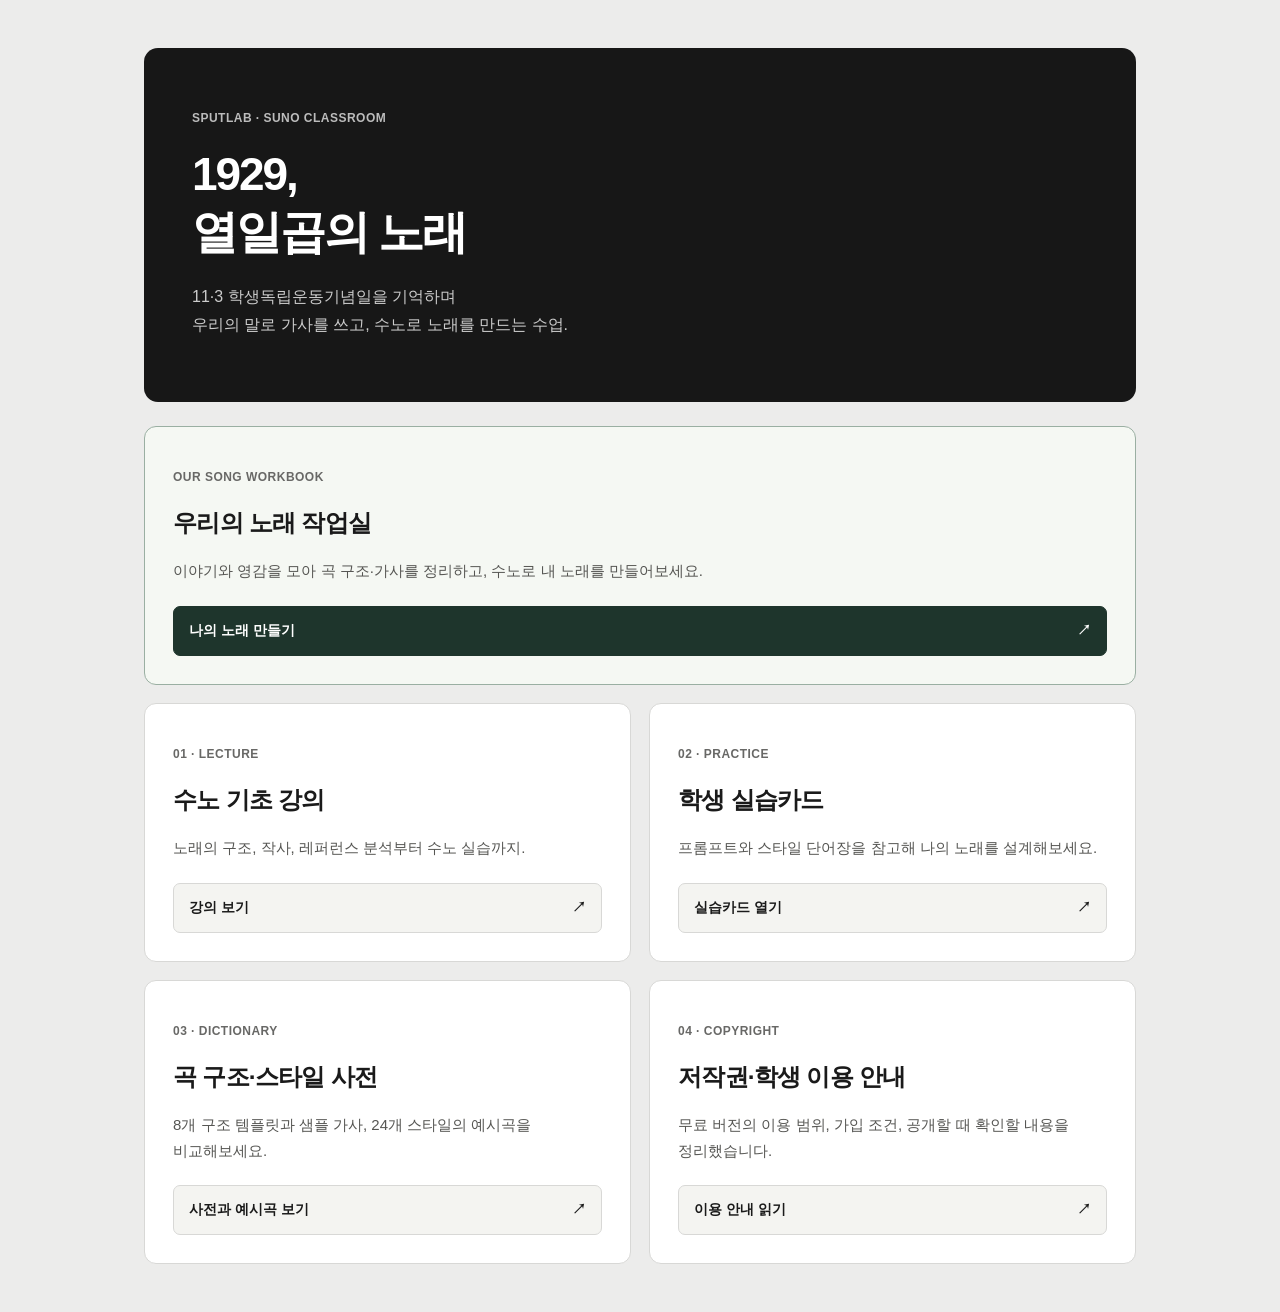
<file: index.html>
<!doctype html>
<html lang="ko"><head><meta charset="utf-8"><meta name="viewport" content="width=device-width,initial-scale=1">
<meta name="description" content="11·3 학생독립운동기념일을 주제로 음악을 만드는 고등학생 수노 기초 수업 자료">
<title>수노 기초 — 1929, 열일곱의 노래</title>
<style>
:root{color-scheme:light;--paper:#ececeb;--ink:#1a1a1a;--muted:#686866;--line:#d8d8d6}*{box-sizing:border-box}body{margin:0;background:var(--paper);color:var(--ink);font:16px/1.7 -apple-system,BlinkMacSystemFont,"Apple SD Gothic Neo","Malgun Gothic",sans-serif;word-break:keep-all}main{max-width:1040px;margin:48px auto;padding:0 24px}header{padding:48px;background:#171717;color:white;border-radius:14px}.eyebrow{font-size:12px;letter-spacing:.04em;font-weight:700;color:var(--muted)}header .eyebrow{color:#bcbcbc}h1{font-size:46px;line-height:1.25;letter-spacing:-.045em;margin:18px 0 22px}header p:last-child{color:#ccc}.grid{display:grid;grid-template-columns:1fr 1fr;gap:18px;margin:24px 0}article{background:white;border:1px solid var(--line);border-radius:12px;padding:28px;display:flex;flex-direction:column}h2{font-size:24px;line-height:1.3;letter-spacing:-.03em;margin:8px 0}article p:not(.eyebrow){font-size:15px;color:#565653;margin:12px 0 22px}a{display:block;background:#f4f4f1;border:1px solid var(--line);border-radius:7px;color:var(--ink);font-size:14px;font-weight:600;text-decoration:none;padding:12px 15px;margin-top:auto}a:hover{background:#e8e8e3}a:focus-visible{outline:3px solid #315c66;outline-offset:4px}a span{float:right}footer{font-size:13px;color:var(--muted);margin-top:25px}@media(max-width:650px){main{margin:20px auto;padding:0 16px}header{padding:28px}h1{font-size:33px}.grid{grid-template-columns:1fr}article{padding:24px}}
.featured{grid-column:1/-1;border-color:#9aafa2;background:#f5f8f3}.featured a{background:#1e352c;color:white;border-color:#1e352c}.featured a:hover{background:#315644}
</style></head><body><main>
<header><p class="eyebrow">SPUTLAB · SUNO CLASSROOM</p><h1>1929,<br>열일곱의 노래</h1><p>11·3 학생독립운동기념일을 기억하며<br>우리의 말로 가사를 쓰고, 수노로 노래를 만드는 수업.</p></header>
<div class="grid" aria-label="수업 자료"><article class="featured"><p class="eyebrow">OUR SONG WORKBOOK</p><h2>우리의 노래 작업실</h2><p>이야기와 영감을 모아 곡 구조·가사를 정리하고, 수노로 내 노래를 만들어보세요.</p><a href="workshop.html">나의 노래 만들기 <span aria-hidden="true">↗</span></a></article>
<article class="material"><p class="eyebrow">01 · LECTURE</p><h2>수노 기초 강의</h2><p>노래의 구조, 작사, 레퍼런스 분석부터 수노 실습까지.</p><a href="lesson.html">강의 보기 <span aria-hidden="true">↗</span></a></article>
<article class="material"><p class="eyebrow">02 · PRACTICE</p><h2>학생 실습카드</h2><p>프롬프트와 스타일 단어장을 참고해 나의 노래를 설계해보세요.</p><a href="practice.html">실습카드 열기 <span aria-hidden="true">↗</span></a></article>
<article class="material"><p class="eyebrow">03 · DICTIONARY</p><h2>곡 구조·스타일 사전</h2><p>8개 구조 템플릿과 샘플 가사, 24개 스타일의 예시곡을 비교해보세요.</p><a href="dictionary.html">사전과 예시곡 보기 <span aria-hidden="true">↗</span></a></article>
<article class="material"><p class="eyebrow">04 · COPYRIGHT</p><h2>저작권·학생 이용 안내</h2><p>무료 버전의 이용 범위, 가입 조건, 공개할 때 확인할 내용을 정리했습니다.</p><a href="copyright.html">이용 안내 읽기 <span aria-hidden="true">↗</span></a></article></div>
</main></body></html>
</file>
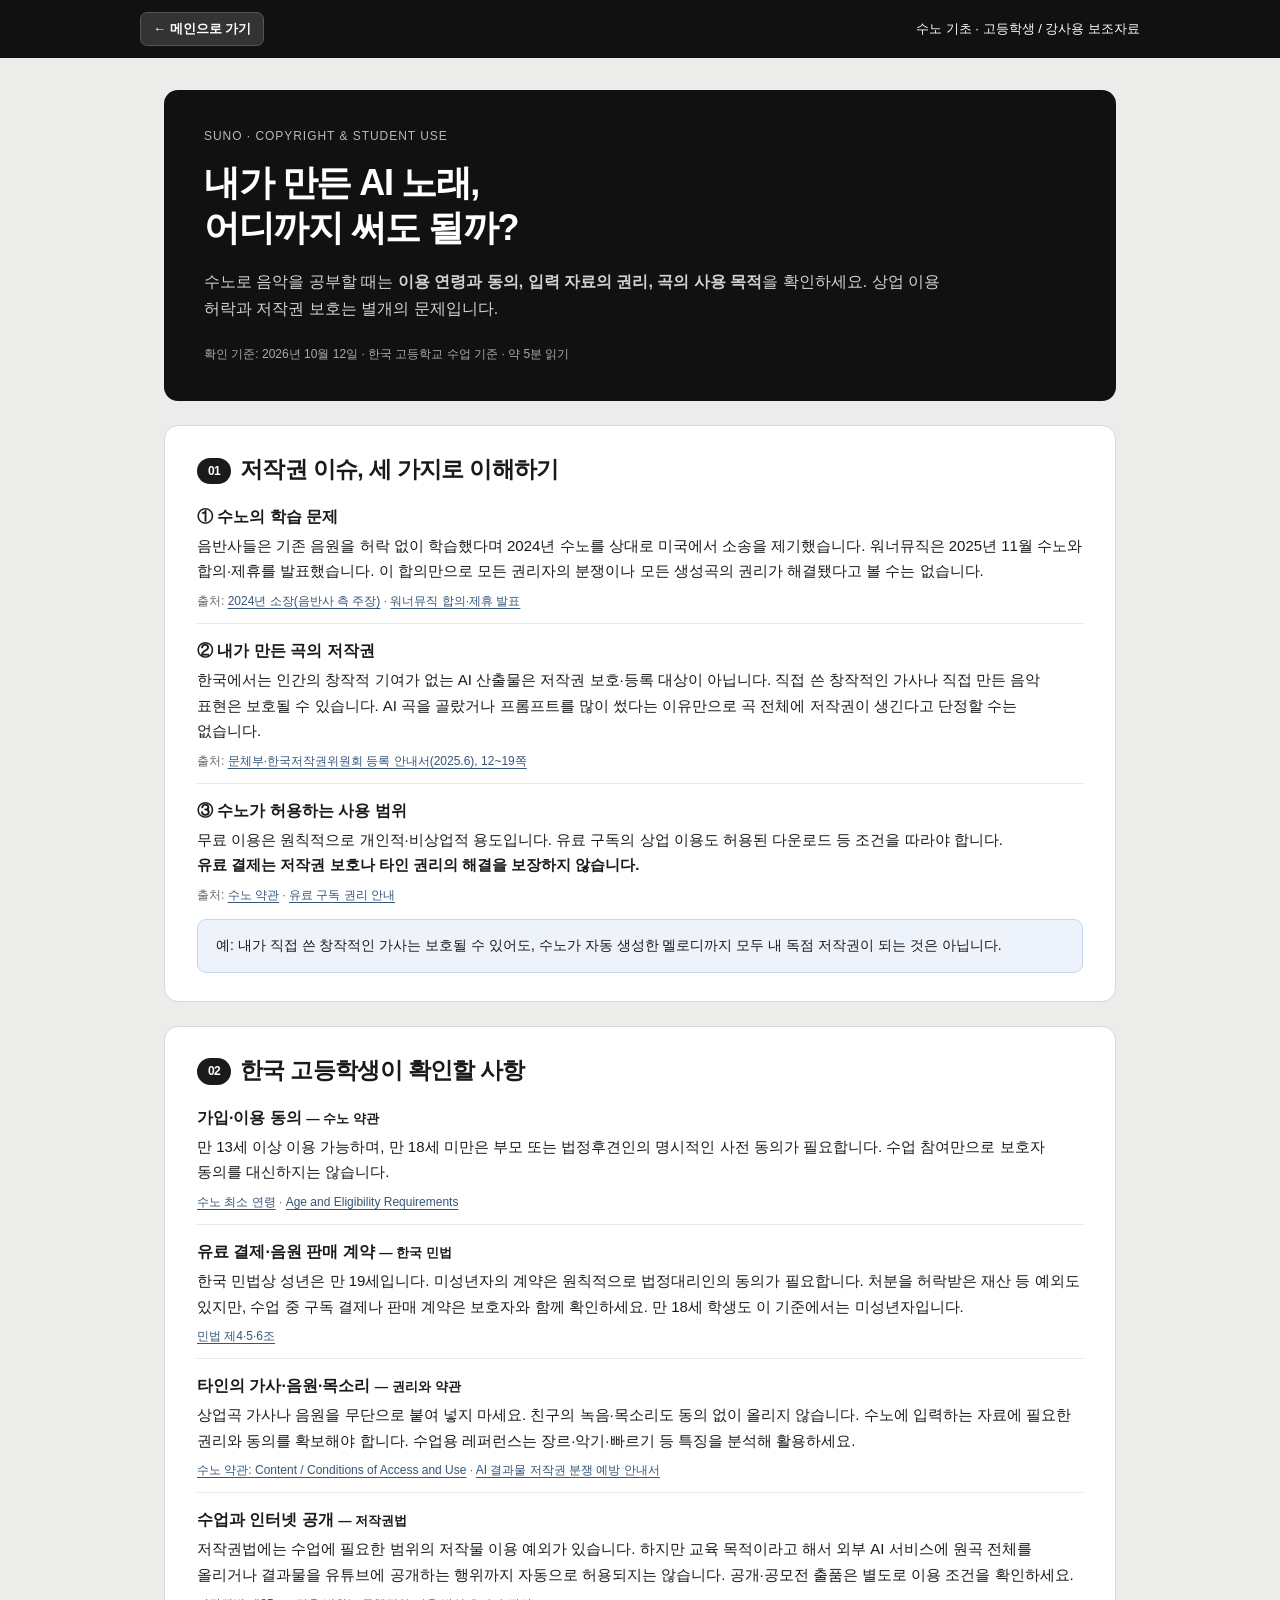
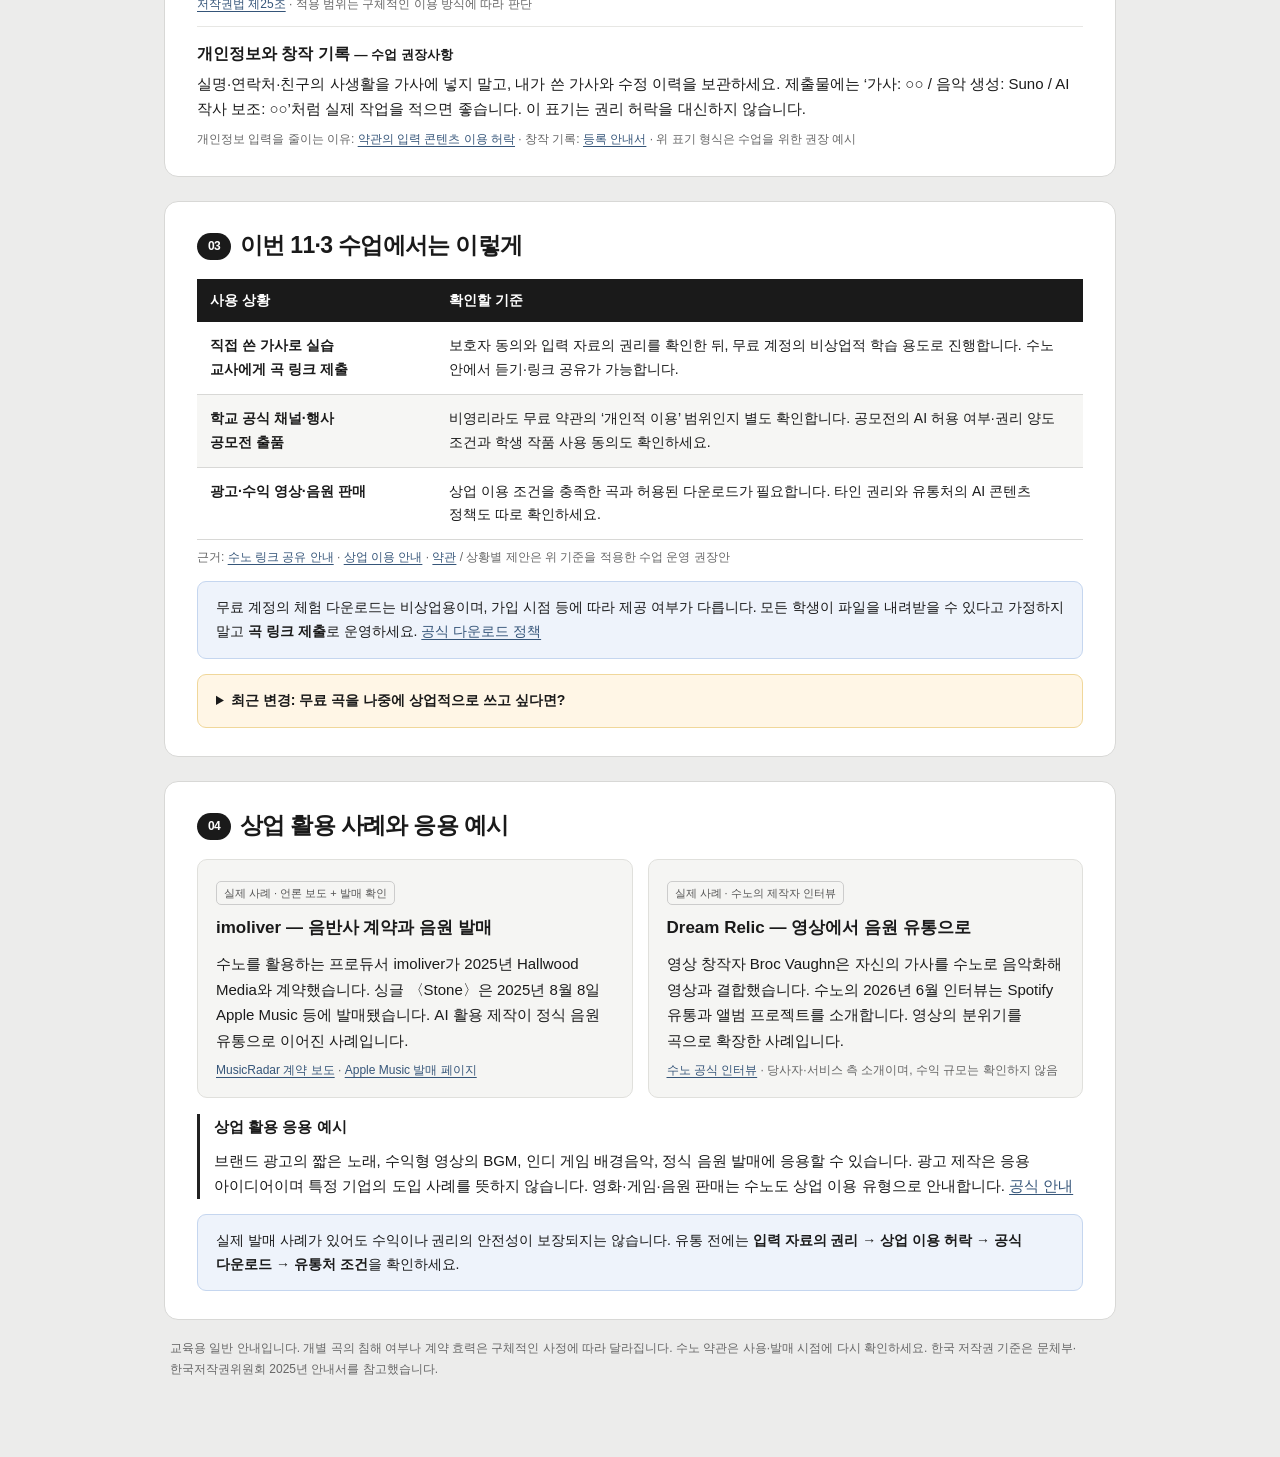
<file: copyright.html>
<!doctype html>
<html lang="ko">
<head>
<meta charset="utf-8">
<meta name="viewport" content="width=device-width,initial-scale=1">
<title>수노 저작권과 학생 이용 — 간단 안내</title>
<style>
:root{--paper:#ececeb;--ink:#1a1a1a;--muted:#666;--line:#d8d8d6;--blue:#eef3fb;--yellow:#fff6e6}
*{box-sizing:border-box}body{margin:0;background:var(--paper);color:var(--ink);font-family:"Pretendard",-apple-system,BlinkMacSystemFont,"Apple SD Gothic Neo","Malgun Gothic",sans-serif;font-size:16px;line-height:1.7;word-break:keep-all;overflow-wrap:anywhere}
.bar{background:#111;color:#fff;padding:12px max(20px,calc((100vw - 1000px)/2));display:flex;justify-content:space-between;align-items:center;gap:18px;font-size:13px}.bar button{background:#333;color:white;border:1px solid #555;border-radius:7px;padding:8px 13px;cursor:pointer;font:inherit}
main{max-width:1000px;margin:32px auto 60px;padding:0 24px}header{background:#111;color:#fff;padding:36px 40px;border-radius:14px}.kicker{color:#b9b9b9;font-size:12px;letter-spacing:.08em}h1{font-size:36px;line-height:1.25;letter-spacing:-.04em;margin:14px 0 18px}header p{color:#d2d2d2;margin:0;max-width:760px}.meta{font-size:12px;margin-top:22px;color:#aaa}
section{margin-top:24px;background:#fff;border:1px solid var(--line);border-radius:14px;padding:28px 32px}h2{margin:0 0 18px;font-size:23px;line-height:1.35;letter-spacing:-.03em}h3{font-size:17px;margin:0 0 7px}p{margin:8px 0}a{color:#355579;text-underline-offset:3px}.ref{font-size:12px;color:var(--muted);line-height:1.5;margin-top:8px}.no{font-size:12px;border-radius:20px;background:#1a1a1a;color:white;padding:5px 11px;margin-right:9px;vertical-align:middle;display:inline-block}.grid{display:grid;grid-template-columns:1fr 1fr;gap:15px}.card{padding:18px;background:#f5f5f3;border:1px solid #e0e0dc;border-radius:10px}.card p{font-size:15px}.note{padding:14px 18px;background:var(--blue);border:1px solid #c5d6ef;border-radius:9px;margin-top:15px;font-size:14px}.note.warn{background:var(--yellow);border-color:#f0d79a}.rows{list-style:none;padding:0;margin:0}.rows li{padding:13px 0;border-bottom:1px solid #e7e7e4}.rows li:first-child{padding-top:0}.rows li:last-child{border-bottom:0;padding-bottom:0}.rows strong{display:block;margin-bottom:3px}.rows p{margin:0;font-size:15px}.table-wrap{overflow-x:auto}table{width:100%;border-collapse:collapse;font-size:14px}th{background:#1a1a1a;color:white;text-align:left;padding:10px 13px}td{padding:12px 13px;border-bottom:1px solid var(--line);vertical-align:top}tr:nth-child(even){background:#f6f6f4}th:first-child{width:27%}.tag{display:inline-block;font-size:11px;color:#555;border:1px solid #ccc;border-radius:5px;padding:2px 7px;margin-bottom:9px}.sources{font-size:13px;margin:12px 0 0;padding-left:20px}.sources li{margin:7px 0}footer{font-size:12px;color:var(--muted);padding:18px 6px}.example{border-left:3px solid #222;padding-left:14px;margin-top:16px;font-size:15px}
@media(max-width:640px){main{padding:0 14px;margin-top:18px}header{padding:26px 24px}h1{font-size:29px}section{padding:23px 22px}h2{font-size:21px}.grid{grid-template-columns:1fr}.bar{padding:12px 16px}th:first-child{width:32%}}
@media print{@page{size:A4;margin:15mm}body{background:white;font-size:11pt}.bar{display:none}main{margin:0;padding:0;max-width:none}header{padding:20px 24px}h1{font-size:25pt}section{padding:18px 20px;margin-top:16px}h2{font-size:17pt}.card,.note,.rows li,tr{break-inside:avoid}h2,h3{break-after:avoid}a{color:inherit}.ref,.sources{font-size:9pt}*{-webkit-print-color-adjust:exact;print-color-adjust:exact}}
</style>
<style data-source="classroom-navigation">
.toolbar .classroom-home,.bar .classroom-home{display:inline-flex;align-items:center;flex-shrink:0;gap:6px;padding:8px 12px;border:1px solid #555;border-radius:7px;background:#333;color:#fff;font:600 13px/1.2 -apple-system,BlinkMacSystemFont,"Apple SD Gothic Neo","Malgun Gothic",sans-serif;text-decoration:none;white-space:nowrap}
.toolbar .classroom-home:hover,.bar .classroom-home:hover{background:#494949}
.toolbar .classroom-home:focus-visible,.bar .classroom-home:focus-visible{outline:3px solid #7fa7b2;outline-offset:3px}
@media(max-width:760px){.toolbar .title,.toolbar>strong,.bar>span{min-width:0;overflow:hidden;text-overflow:ellipsis;white-space:nowrap}.toolbar .hint{display:none}}
@media print{.classroom-home{display:none!important}}
</style>
</head>
<body>
<div class="bar"><a class="classroom-home" href="./" aria-label="메인으로 가기">← 메인으로 가기</a><span>수노 기초 · 고등학생 / 강사용 보조자료</span></div>
<main>
<header>
<div class="kicker">SUNO · COPYRIGHT &amp; STUDENT USE</div>
<h1>내가 만든 AI 노래,<br>어디까지 써도 될까?</h1>
<p>수노로 음악을 공부할 때는 <strong>이용 연령과 동의, 입력 자료의 권리, 곡의 사용 목적</strong>을 확인하세요. 상업 이용 허락과 저작권 보호는 별개의 문제입니다.</p>
<div class="meta">확인 기준: 2026년 10월 12일 · 한국 고등학교 수업 기준 · 약 5분 읽기</div>
</header>

<section>
<h2><span class="no">01</span>저작권 이슈, 세 가지로 이해하기</h2>
<ul class="rows">
<li><strong>① 수노의 학습 문제</strong><p>음반사들은 기존 음원을 허락 없이 학습했다며 2024년 수노를 상대로 미국에서 소송을 제기했습니다. 워너뮤직은 2025년 11월 수노와 합의·제휴를 발표했습니다. 이 합의만으로 모든 권리자의 분쟁이나 모든 생성곡의 권리가 해결됐다고 볼 수는 없습니다.</p><div class="ref">출처: <a href="https://www.riaa.com/wp-content/uploads/2024/06/Suno-complaint-file-stamped20.pdf">2024년 소장(음반사 측 주장)</a> · <a href="https://www.wmg.com/news/warner-music-group-and-suno-forge-groundbreaking-partnership">워너뮤직 합의·제휴 발표</a></div></li>
<li><strong>② 내가 만든 곡의 저작권</strong><p>한국에서는 인간의 창작적 기여가 없는 AI 산출물은 저작권 보호·등록 대상이 아닙니다. 직접 쓴 창작적인 가사나 직접 만든 음악 표현은 보호될 수 있습니다. AI 곡을 골랐거나 프롬프트를 많이 썼다는 이유만으로 곡 전체에 저작권이 생긴다고 단정할 수는 없습니다.</p><div class="ref">출처: <a href="https://www.copyright.or.kr/information-materials/publication/research-report/view.do?brdctsno=54253">문체부·한국저작권위원회 등록 안내서(2025.6), 12~19쪽</a></div></li>
<li><strong>③ 수노가 허용하는 사용 범위</strong><p>무료 이용은 원칙적으로 개인적·비상업적 용도입니다. 유료 구독의 상업 이용도 허용된 다운로드 등 조건을 따라야 합니다. <strong>유료 결제는 저작권 보호나 타인 권리의 해결을 보장하지 않습니다.</strong></p><div class="ref">출처: <a href="https://suno.com/terms-of-service">수노 약관</a> · <a href="https://help.suno.com/en/articles/9601665">유료 구독 권리 안내</a></div></li>
</ul>
<div class="note">예: 내가 직접 쓴 창작적인 가사는 보호될 수 있어도, 수노가 자동 생성한 멜로디까지 모두 내 독점 저작권이 되는 것은 아닙니다.</div>
</section>

<section>
<h2><span class="no">02</span>한국 고등학생이 확인할 사항</h2>
<ul class="rows">
<li><strong>가입·이용 동의 <small>— 수노 약관</small></strong><p>만 13세 이상 이용 가능하며, 만 18세 미만은 부모 또는 법정후견인의 명시적인 사전 동의가 필요합니다. 수업 참여만으로 보호자 동의를 대신하지는 않습니다.</p><div class="ref"><a href="https://help.suno.com/en/articles/9720001">수노 최소 연령</a> · <a href="https://suno.com/terms-of-service">Age and Eligibility Requirements</a></div></li>
<li><strong>유료 결제·음원 판매 계약 <small>— 한국 민법</small></strong><p>한국 민법상 성년은 만 19세입니다. 미성년자의 계약은 원칙적으로 법정대리인의 동의가 필요합니다. 처분을 허락받은 재산 등 예외도 있지만, 수업 중 구독 결제나 판매 계약은 보호자와 함께 확인하세요. 만 18세 학생도 이 기준에서는 미성년자입니다.</p><div class="ref"><a href="https://law.go.kr/법령/민법">민법 제4·5·6조</a></div></li>
<li><strong>타인의 가사·음원·목소리 <small>— 권리와 약관</small></strong><p>상업곡 가사나 음원을 무단으로 붙여 넣지 마세요. 친구의 녹음·목소리도 동의 없이 올리지 않습니다. 수노에 입력하는 자료에 필요한 권리와 동의를 확보해야 합니다. 수업용 레퍼런스는 장르·악기·빠르기 등 특징을 분석해 활용하세요.</p><div class="ref"><a href="https://suno.com/terms-of-service">수노 약관: Content / Conditions of Access and Use</a> · <a href="https://www.copyright.or.kr/information-materials/publication/research-report/view.do?brdctsno=54252">AI 결과물 저작권 분쟁 예방 안내서</a></div></li>
<li><strong>수업과 인터넷 공개 <small>— 저작권법</small></strong><p>저작권법에는 수업에 필요한 범위의 저작물 이용 예외가 있습니다. 하지만 교육 목적이라고 해서 외부 AI 서비스에 원곡 전체를 올리거나 결과물을 유튜브에 공개하는 행위까지 자동으로 허용되지는 않습니다. 공개·공모전 출품은 별도로 이용 조건을 확인하세요.</p><div class="ref"><a href="https://www.law.go.kr/lsLinkCommonInfo.do?chrClsCd=010202&amp;lsJoLnkSeq=1033063527">저작권법 제25조</a> · 적용 범위는 구체적인 이용 방식에 따라 판단</div></li>
<li><strong>개인정보와 창작 기록 <small>— 수업 권장사항</small></strong><p>실명·연락처·친구의 사생활을 가사에 넣지 말고, 내가 쓴 가사와 수정 이력을 보관하세요. 제출물에는 ‘가사: ○○ / 음악 생성: Suno / AI 작사 보조: ○○’처럼 실제 작업을 적으면 좋습니다. 이 표기는 권리 허락을 대신하지 않습니다.</p><div class="ref">개인정보 입력을 줄이는 이유: <a href="https://suno.com/terms-of-service">약관의 입력 콘텐츠 이용 허락</a> · 창작 기록: <a href="https://www.copyright.or.kr/information-materials/publication/research-report/view.do?brdctsno=54253">등록 안내서</a> · 위 표기 형식은 수업을 위한 권장 예시</div></li>
</ul>
</section>

<section>
<h2><span class="no">03</span>이번 11·3 수업에서는 이렇게</h2>
<div class="table-wrap"><table>
<thead><tr><th>사용 상황</th><th>확인할 기준</th></tr></thead>
<tbody>
<tr><td><strong>직접 쓴 가사로 실습<br>교사에게 곡 링크 제출</strong></td><td>보호자 동의와 입력 자료의 권리를 확인한 뒤, 무료 계정의 비상업적 학습 용도로 진행합니다. 수노 안에서 듣기·링크 공유가 가능합니다.</td></tr>
<tr><td><strong>학교 공식 채널·행사<br>공모전 출품</strong></td><td>비영리라도 무료 약관의 ‘개인적 이용’ 범위인지 별도 확인합니다. 공모전의 AI 허용 여부·권리 양도 조건과 학생 작품 사용 동의도 확인하세요.</td></tr>
<tr><td><strong>광고·수익 영상·음원 판매</strong></td><td>상업 이용 조건을 충족한 곡과 허용된 다운로드가 필요합니다. 타인 권리와 유통처의 AI 콘텐츠 정책도 따로 확인하세요.</td></tr>
</tbody></table></div>
<div class="ref">근거: <a href="https://help.suno.com/en/articles/13614785">수노 링크 공유 안내</a> · <a href="https://help.suno.com/en/articles/9601665">상업 이용 안내</a> · <a href="https://suno.com/terms-of-service">약관</a> / 상황별 제안은 위 기준을 적용한 수업 운영 권장안</div>
<div class="note">무료 계정의 체험 다운로드는 비상업용이며, 가입 시점 등에 따라 제공 여부가 다릅니다. 모든 학생이 파일을 내려받을 수 있다고 가정하지 말고 <strong>곡 링크 제출</strong>로 운영하세요. <a href="https://help.suno.com/en/articles/13876865">공식 다운로드 정책</a></div>
<details class="note warn"><summary><strong>최근 변경: 무료 곡을 나중에 상업적으로 쓰고 싶다면?</strong></summary>
<p>2026년 10월 6일 공식 도움말은 <strong>본인이 원작자인 곡의 리믹스</strong>에 유료 다운로드 크레딧을 사용하면, 원곡이 무료로 만들어졌어도 상업 이용 자격을 얻을 수 있다고 안내합니다. 다른 사람 곡의 리믹스는 수익화 대상이 아닙니다.</p>
<p>다만 약관에는 리믹스의 비상업 이용 제한도 있어 적용 범위를 확인해야 합니다. ‘구독만 하면 예전 무료 곡 전체가 상업용이 된다’고 해석하지 말고, 해당 곡·기능에 대한 수노의 확인을 받으세요.</p>
<div class="ref"><a href="https://help.suno.com/en/articles/9604993">Can I monetize a Remix? (2026.10.6)</a> · <a href="https://suno.com/terms-of-service">약관: Remixes / Permitted Commercial Use</a></div>
</details>
</section>

<section>
<h2><span class="no">04</span>상업 활용 사례와 응용 예시</h2>
<div class="grid">
<article class="card"><span class="tag">실제 사례 · 언론 보도 + 발매 확인</span><h3>imoliver — 음반사 계약과 음원 발매</h3><p>수노를 활용하는 프로듀서 imoliver가 2025년 Hallwood Media와 계약했습니다. 싱글 〈Stone〉은 2025년 8월 8일 Apple Music 등에 발매됐습니다. AI 활용 제작이 정식 음원 유통으로 이어진 사례입니다.</p><div class="ref"><a href="https://www.musicradar.com/music-tech/a-huge-moment-not-just-for-me-but-for-the-future-of-music-ai-creator-signs-record-deal-with-hallwood-media">MusicRadar 계약 보도</a> · <a href="https://music.apple.com/us/album/stone-single/1829014682">Apple Music 발매 페이지</a></div></article>
<article class="card"><span class="tag">실제 사례 · 수노의 제작자 인터뷰</span><h3>Dream Relic — 영상에서 음원 유통으로</h3><p>영상 창작자 Broc Vaughn은 자신의 가사를 수노로 음악화해 영상과 결합했습니다. 수노의 2026년 6월 인터뷰는 Spotify 유통과 앨범 프로젝트를 소개합니다. 영상의 분위기를 곡으로 확장한 사례입니다.</p><div class="ref"><a href="https://blog.suno.com/blog/dream-relic">수노 공식 인터뷰</a> · 당사자·서비스 측 소개이며, 수익 규모는 확인하지 않음</div></article>
</div>
<div class="example"><strong>상업 활용 응용 예시</strong><p>브랜드 광고의 짧은 노래, 수익형 영상의 BGM, 인디 게임 배경음악, 정식 음원 발매에 응용할 수 있습니다. 광고 제작은 응용 아이디어이며 특정 기업의 도입 사례를 뜻하지 않습니다. 영화·게임·음원 판매는 수노도 상업 이용 유형으로 안내합니다. <a href="https://help.suno.com/en/articles/9601665">공식 안내</a></p></div>
<div class="note">실제 발매 사례가 있어도 수익이나 권리의 안전성이 보장되지는 않습니다. 유통 전에는 <strong>입력 자료의 권리 → 상업 이용 허락 → 공식 다운로드 → 유통처 조건</strong>을 확인하세요.</div>
</section>

<footer>교육용 일반 안내입니다. 개별 곡의 침해 여부나 계약 효력은 구체적인 사정에 따라 달라집니다. 수노 약관은 사용·발매 시점에 다시 확인하세요. 한국 저작권 기준은 문체부·한국저작권위원회 2025년 안내서를 참고했습니다.</footer>
</main>
</body>
</html>
</file>
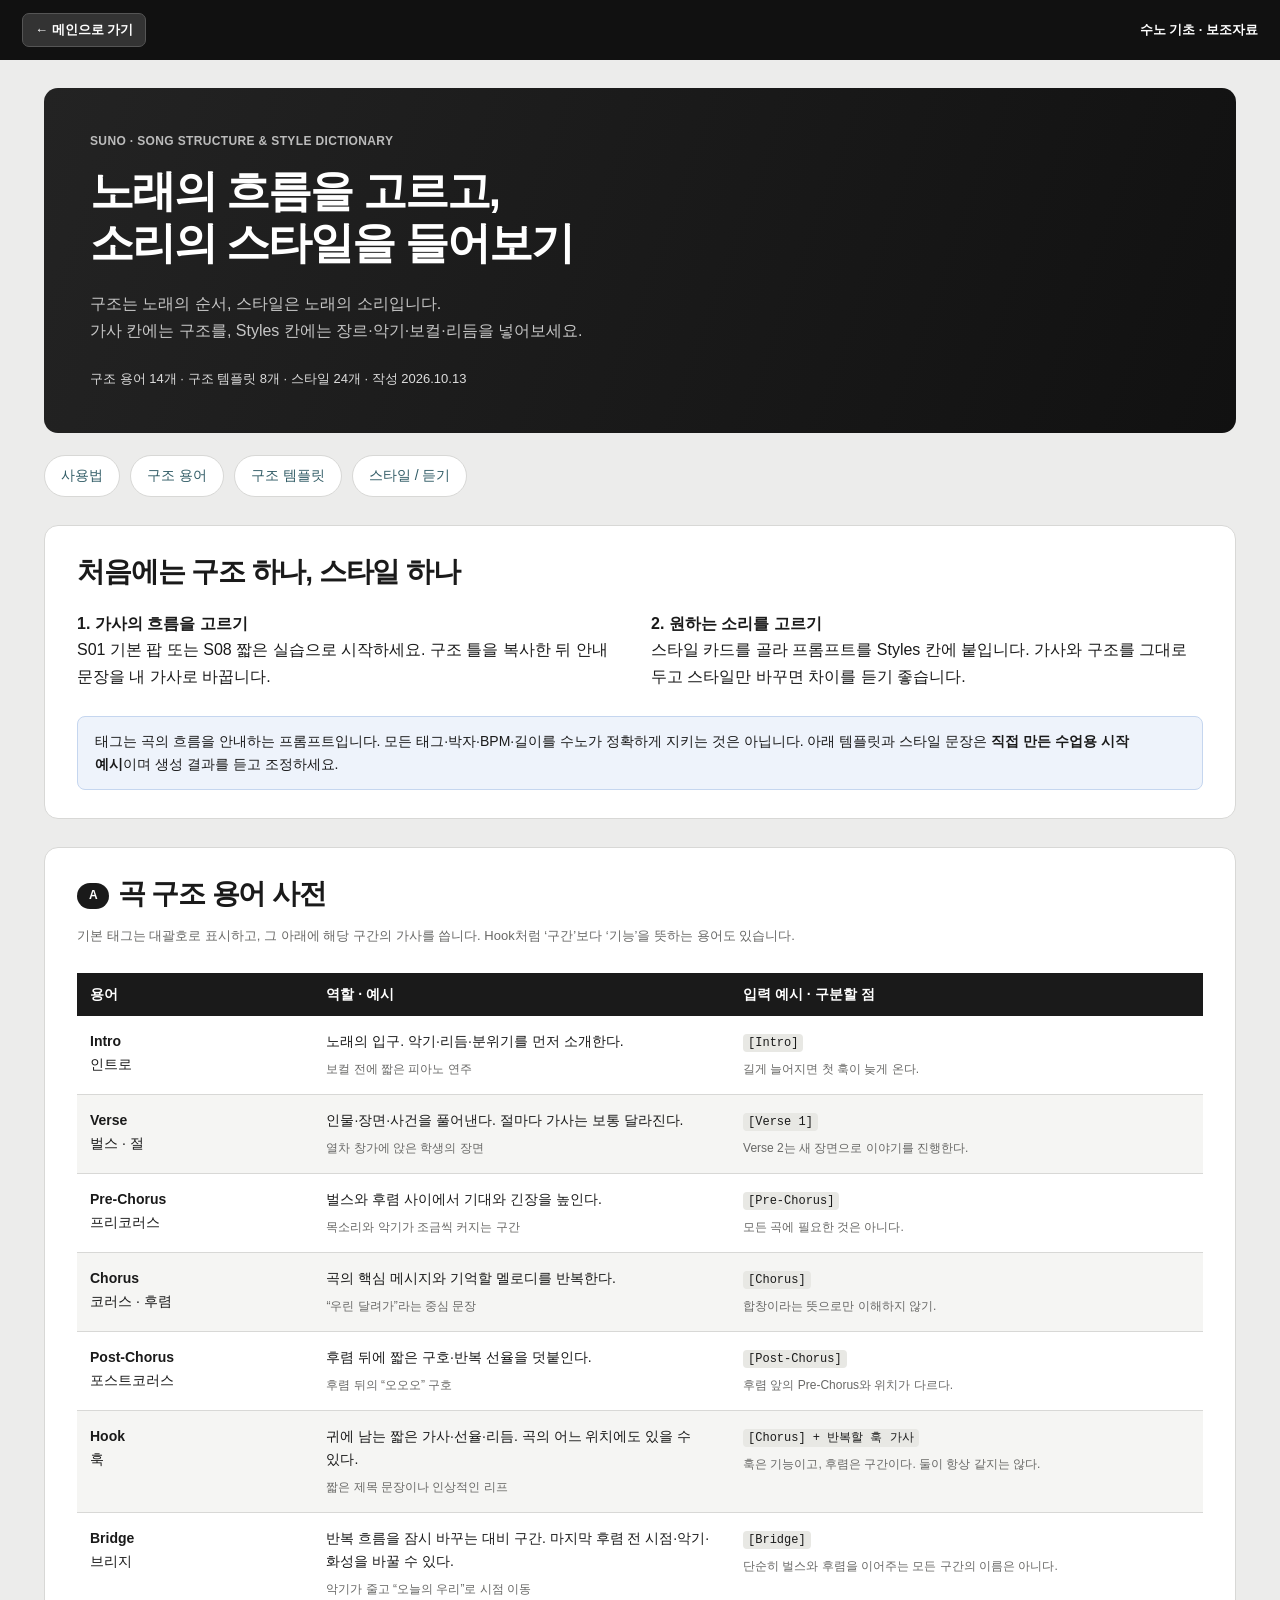
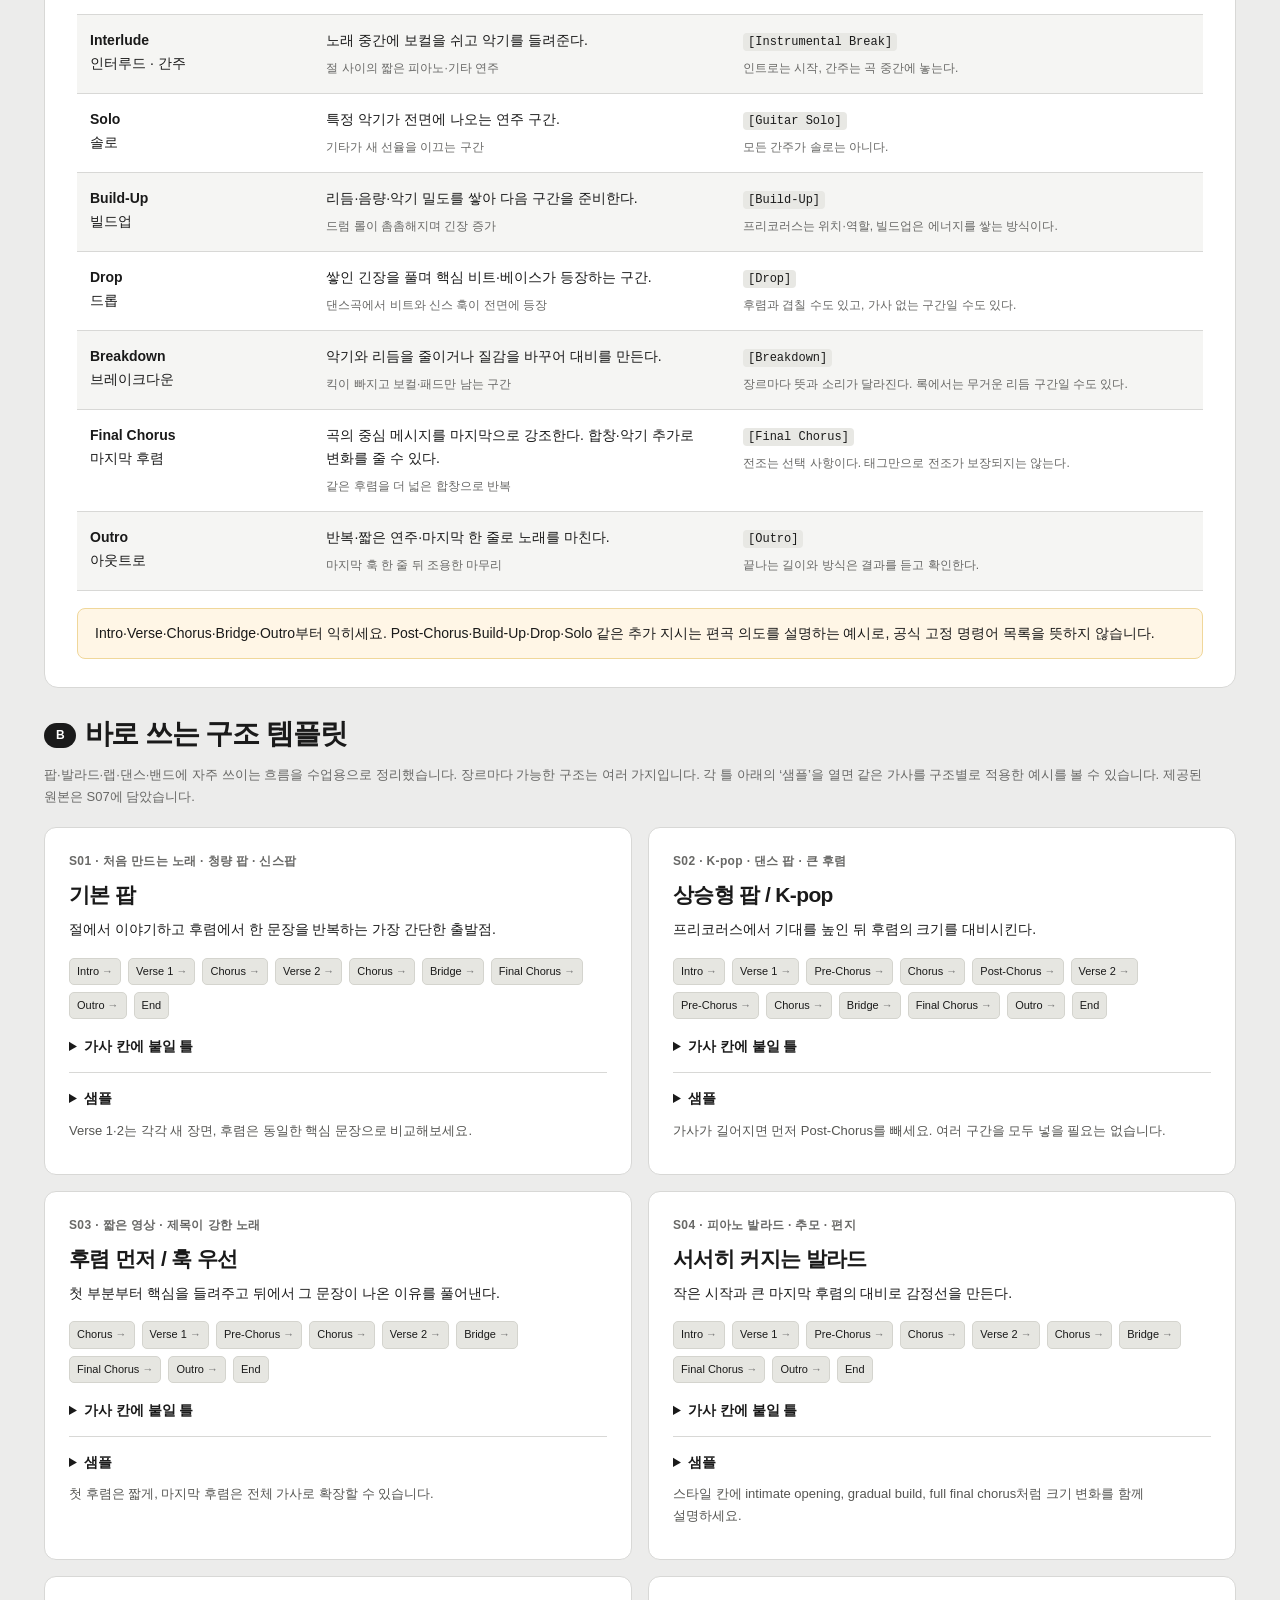
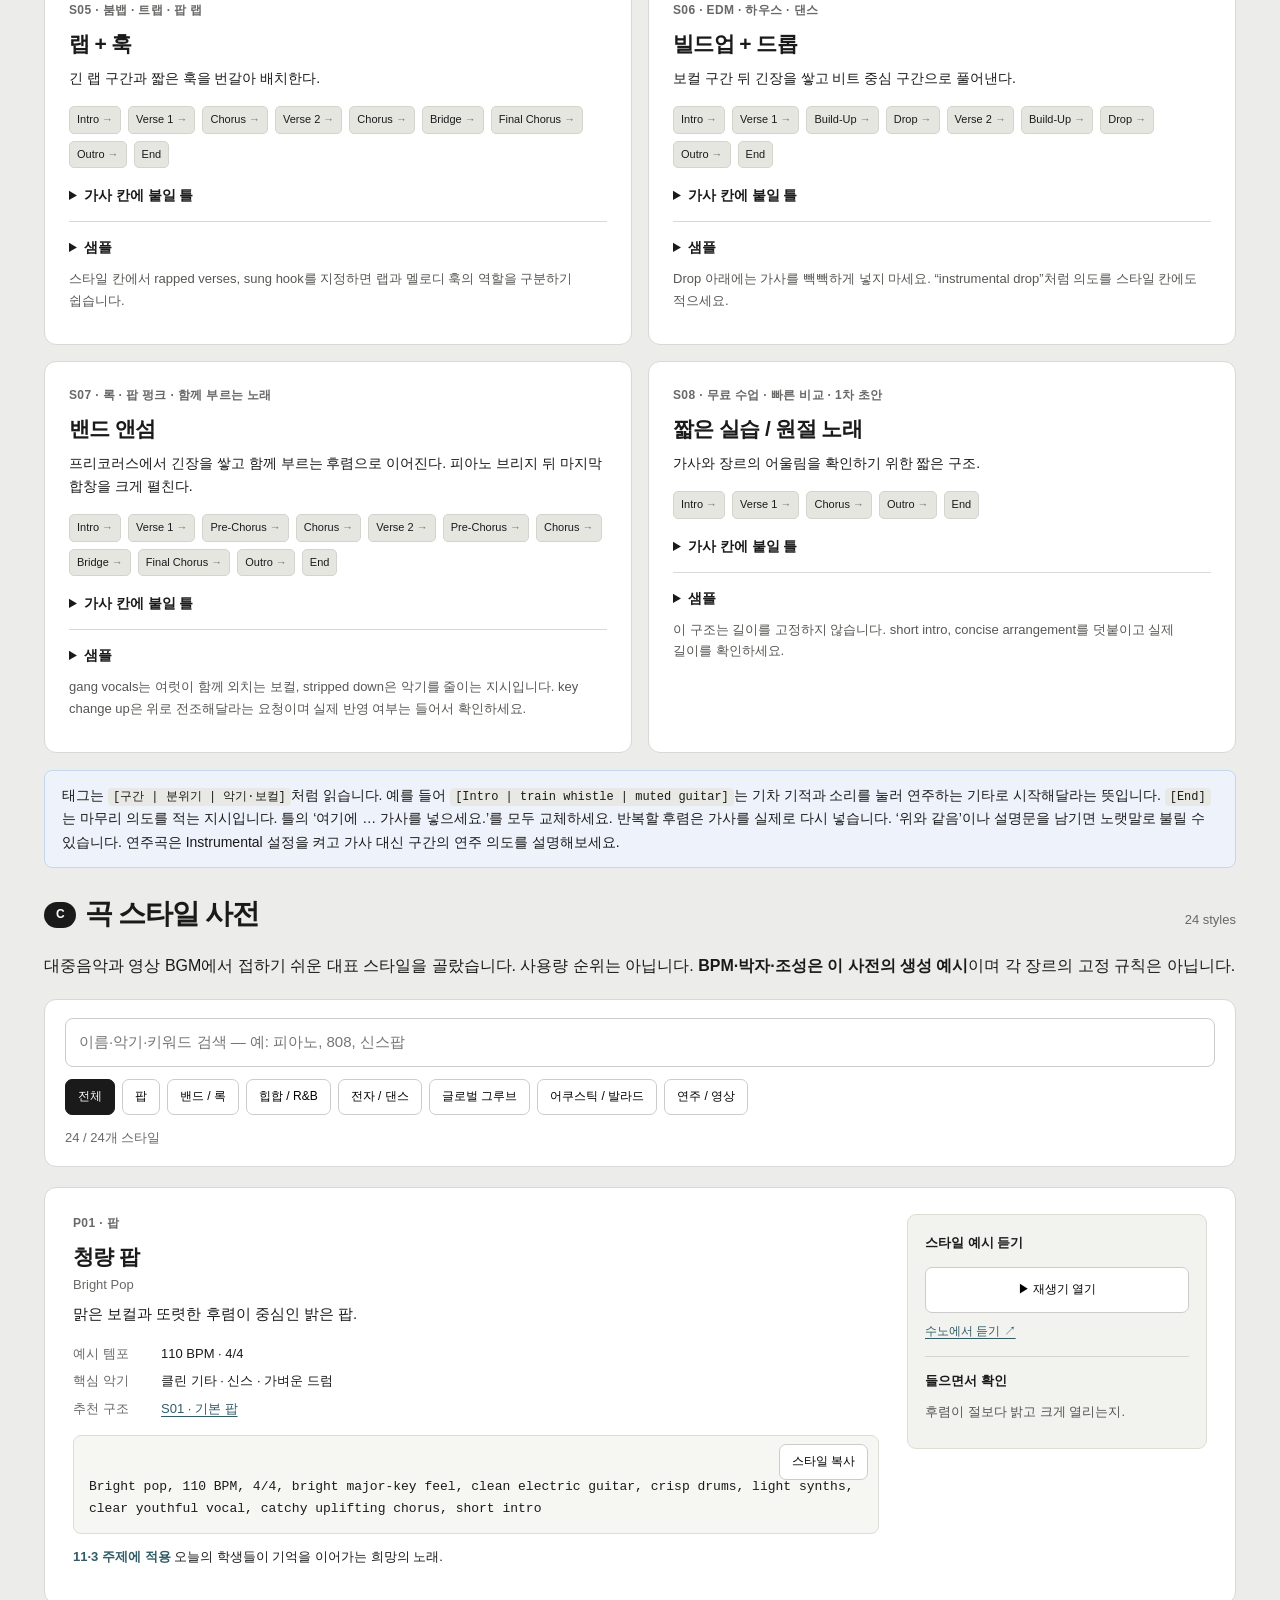
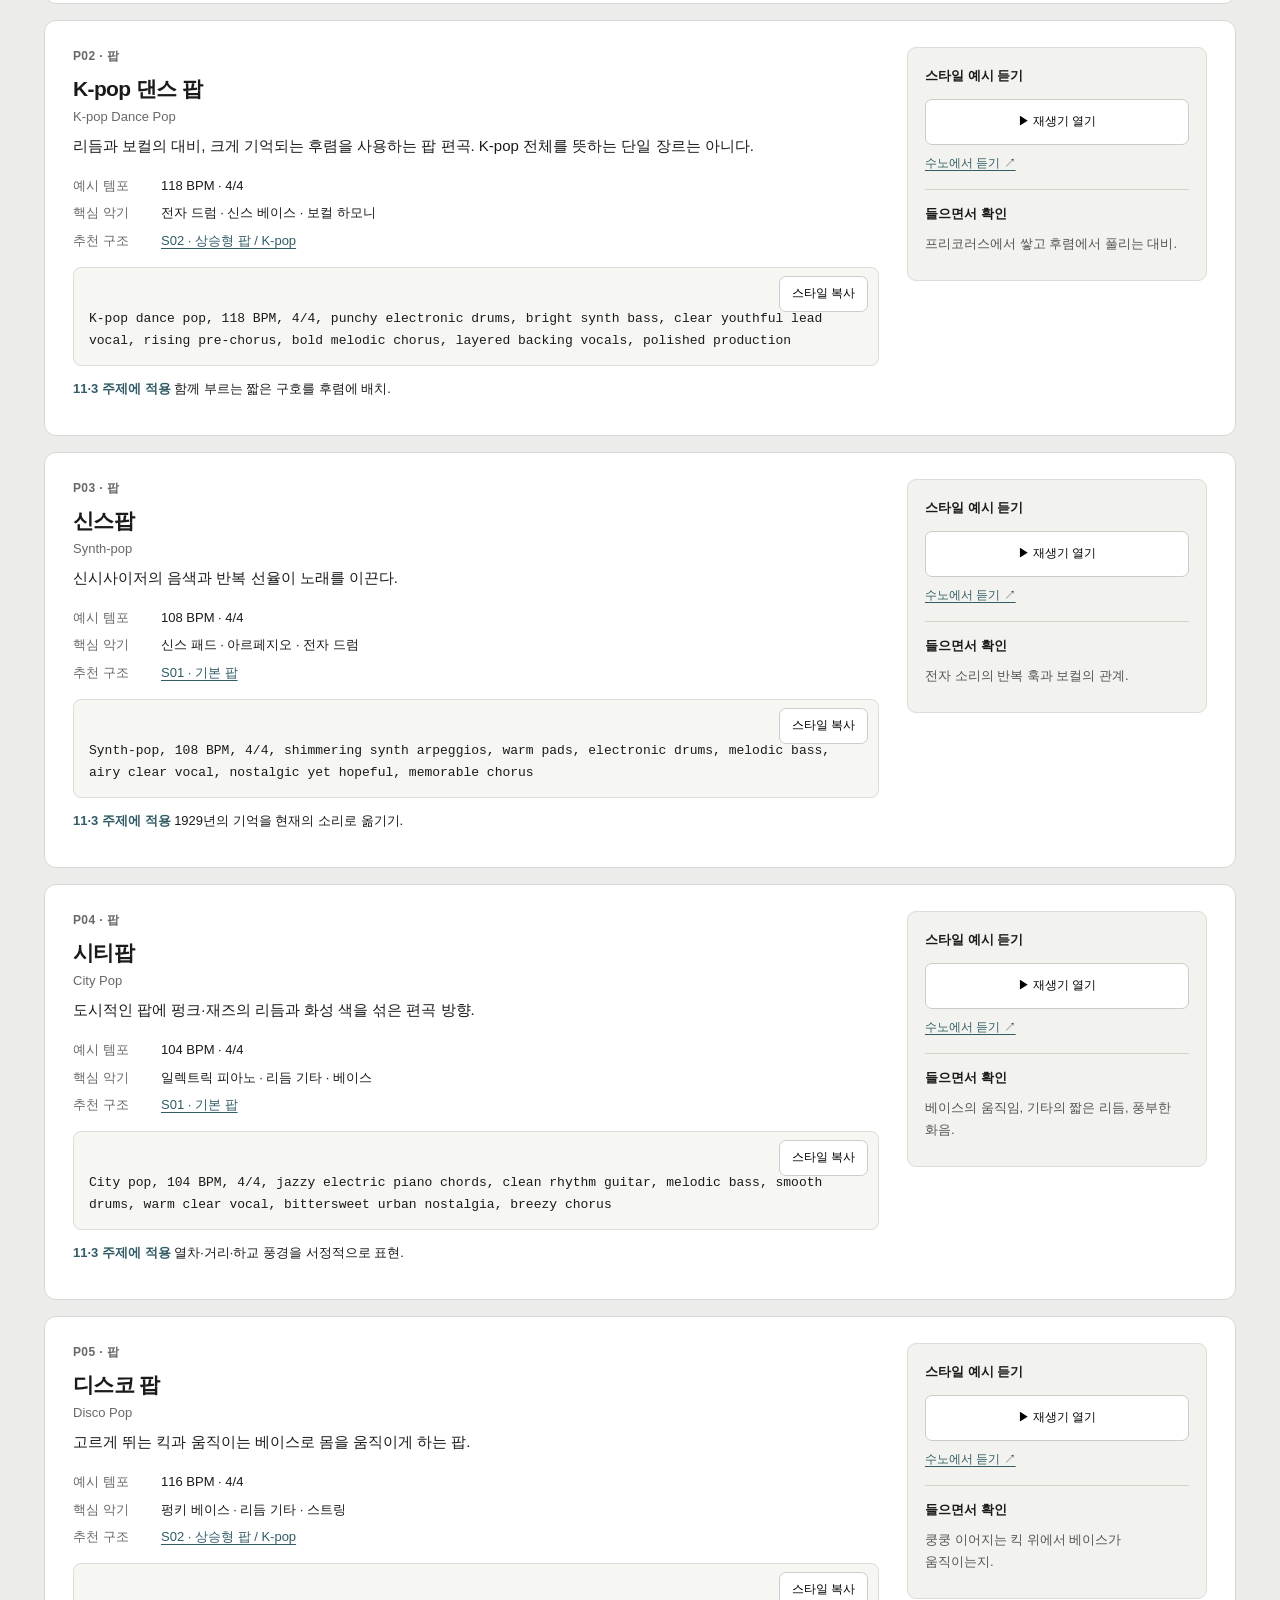
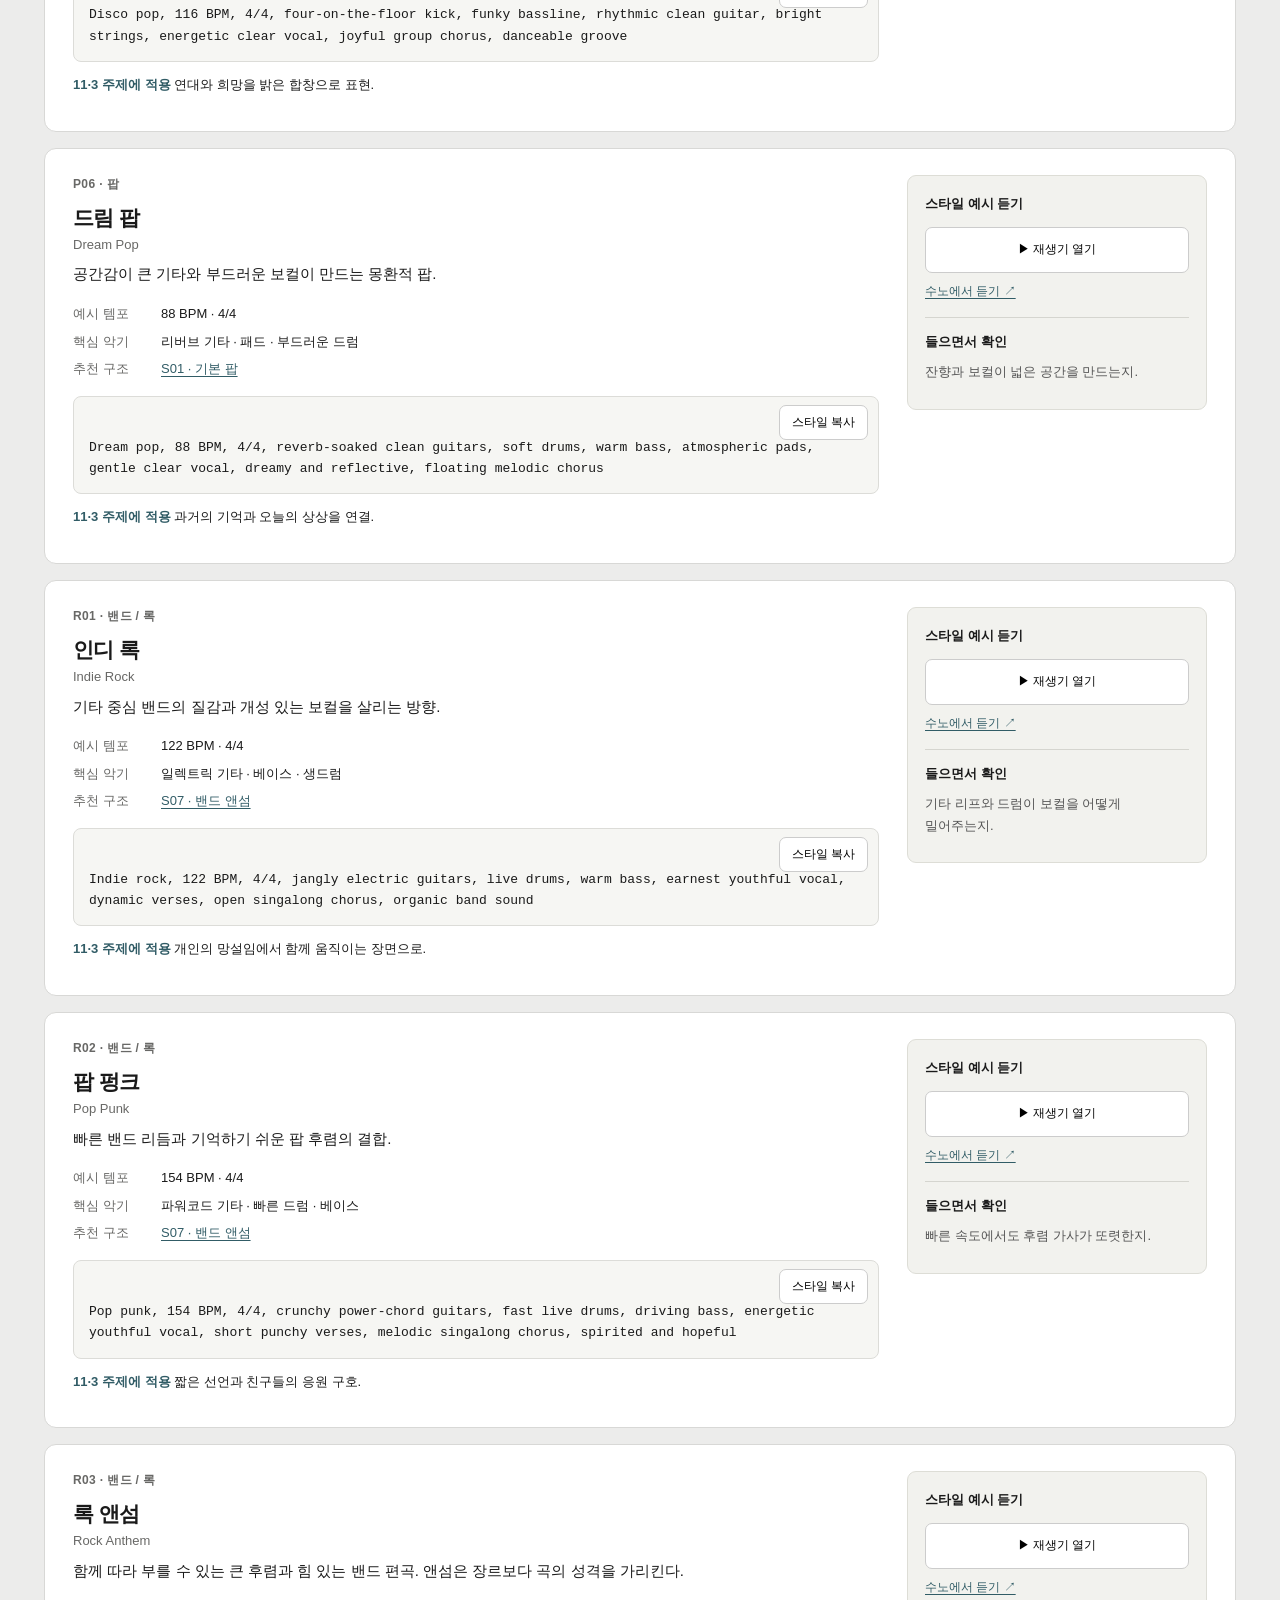
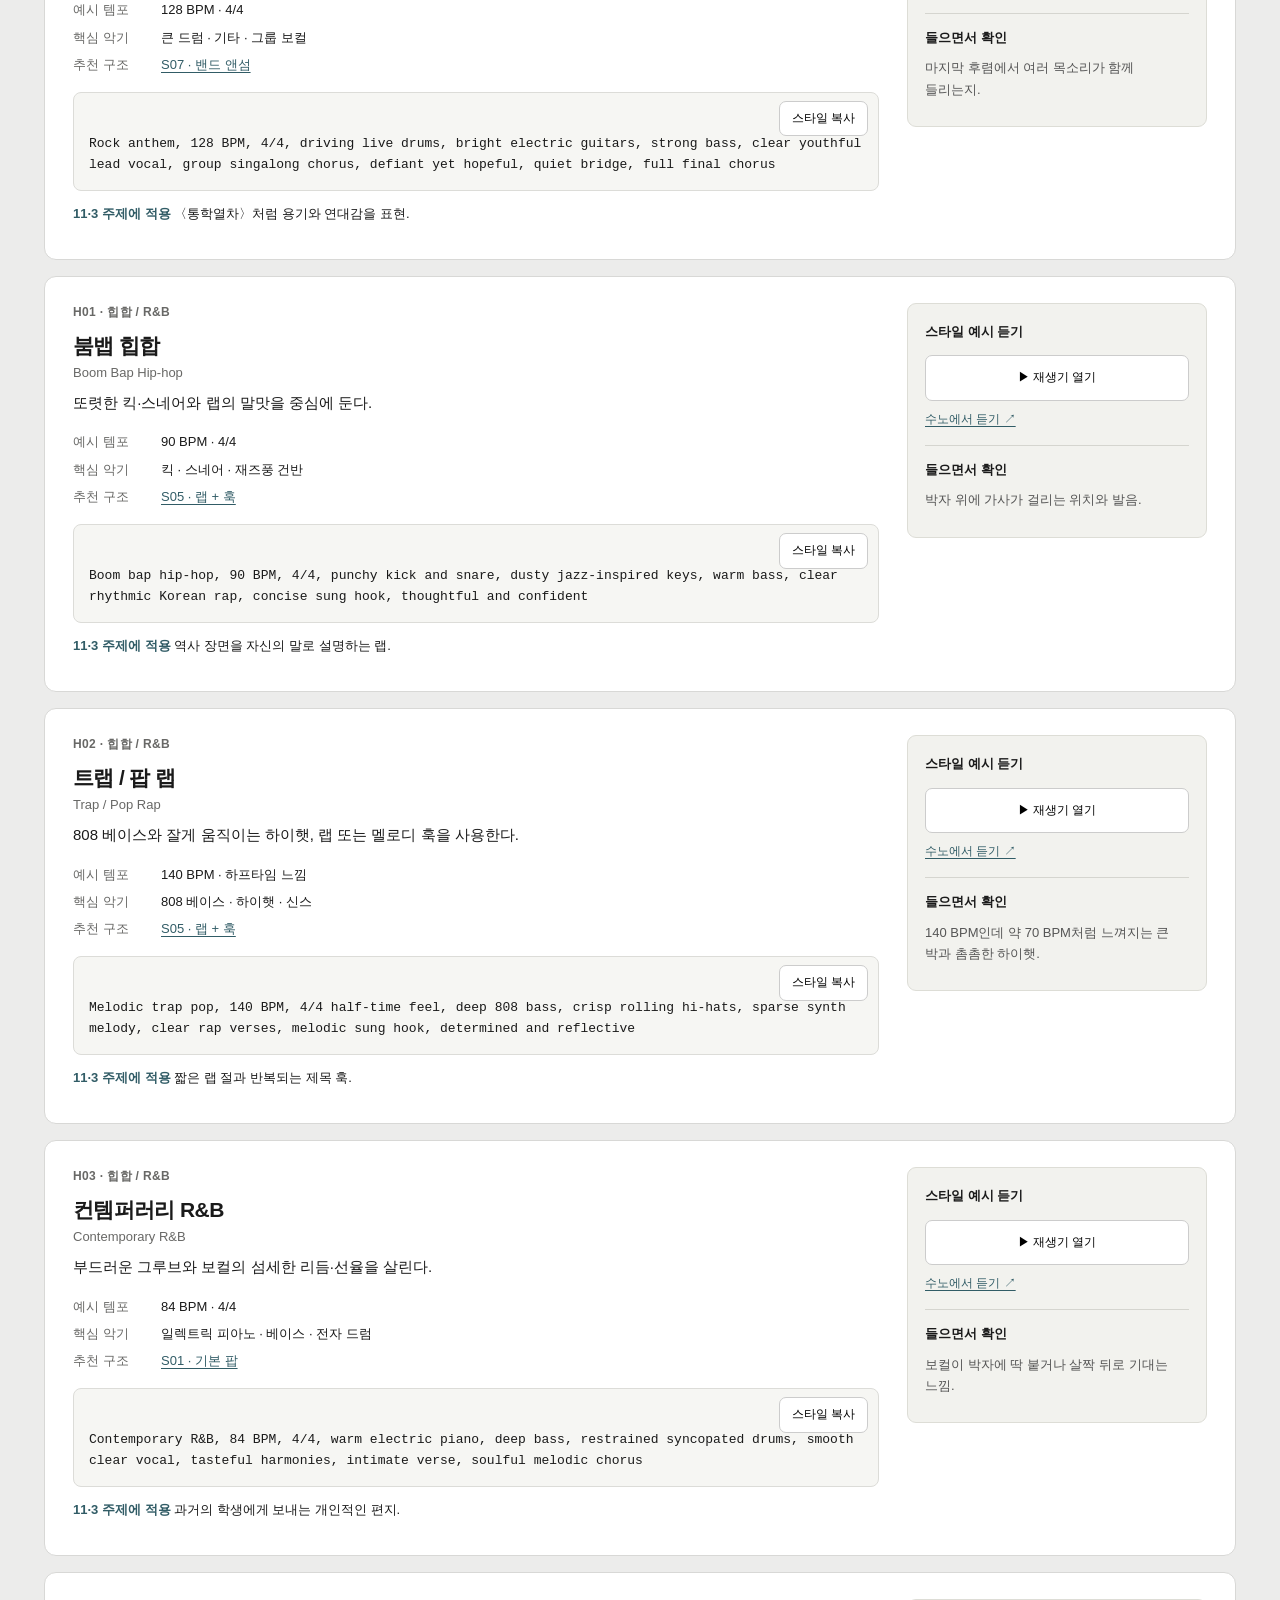
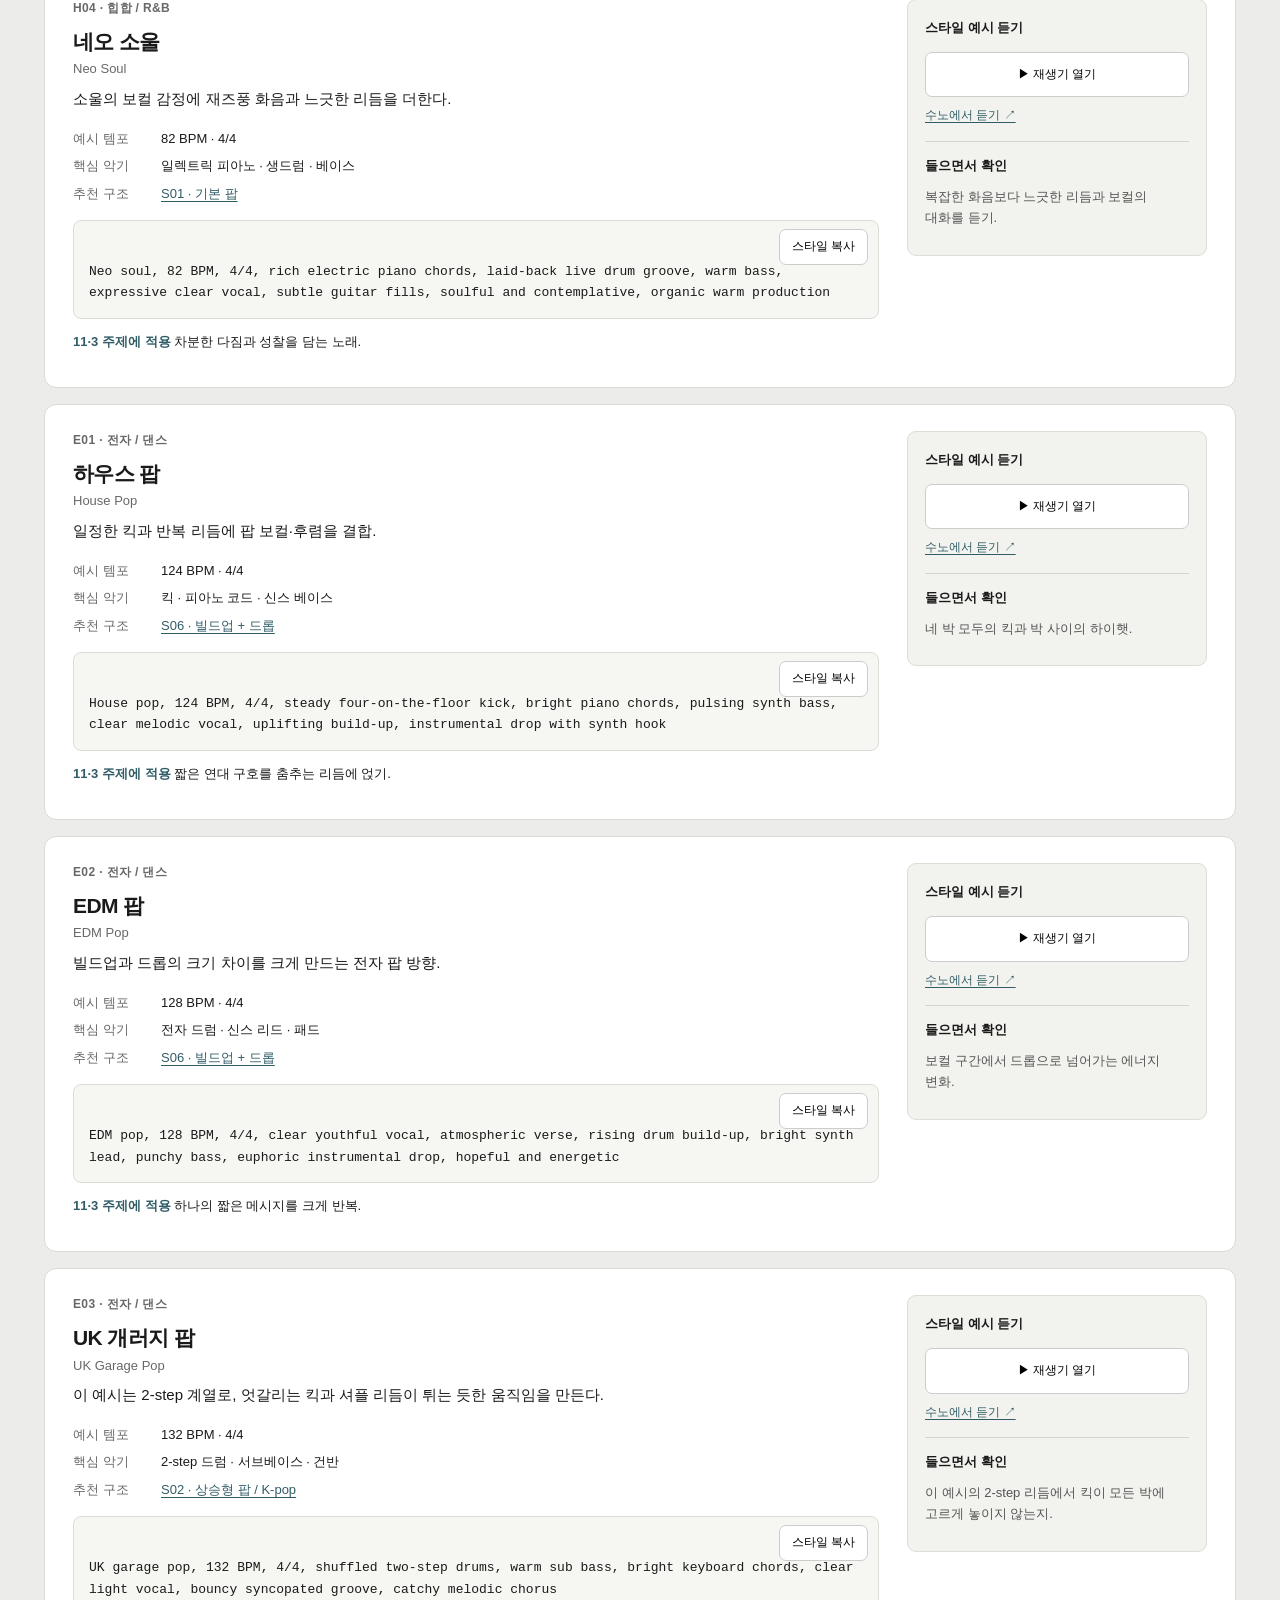
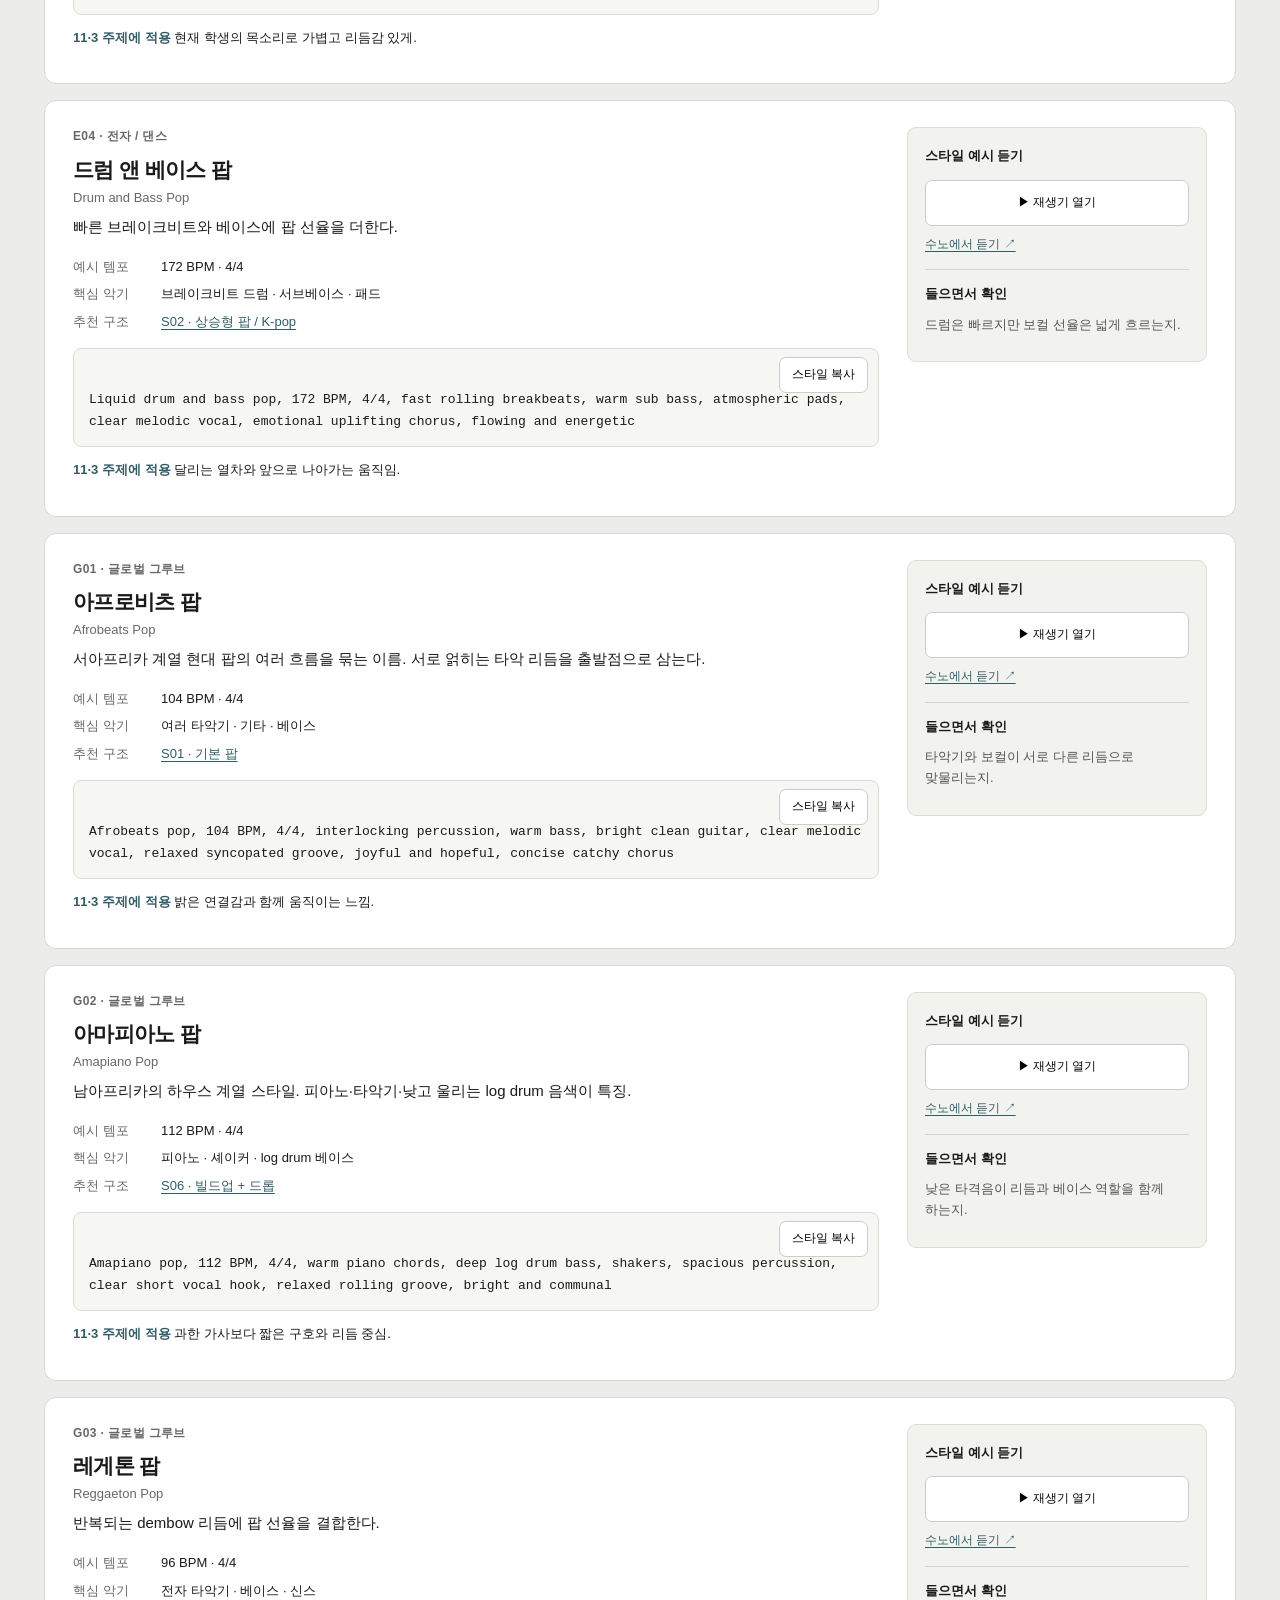
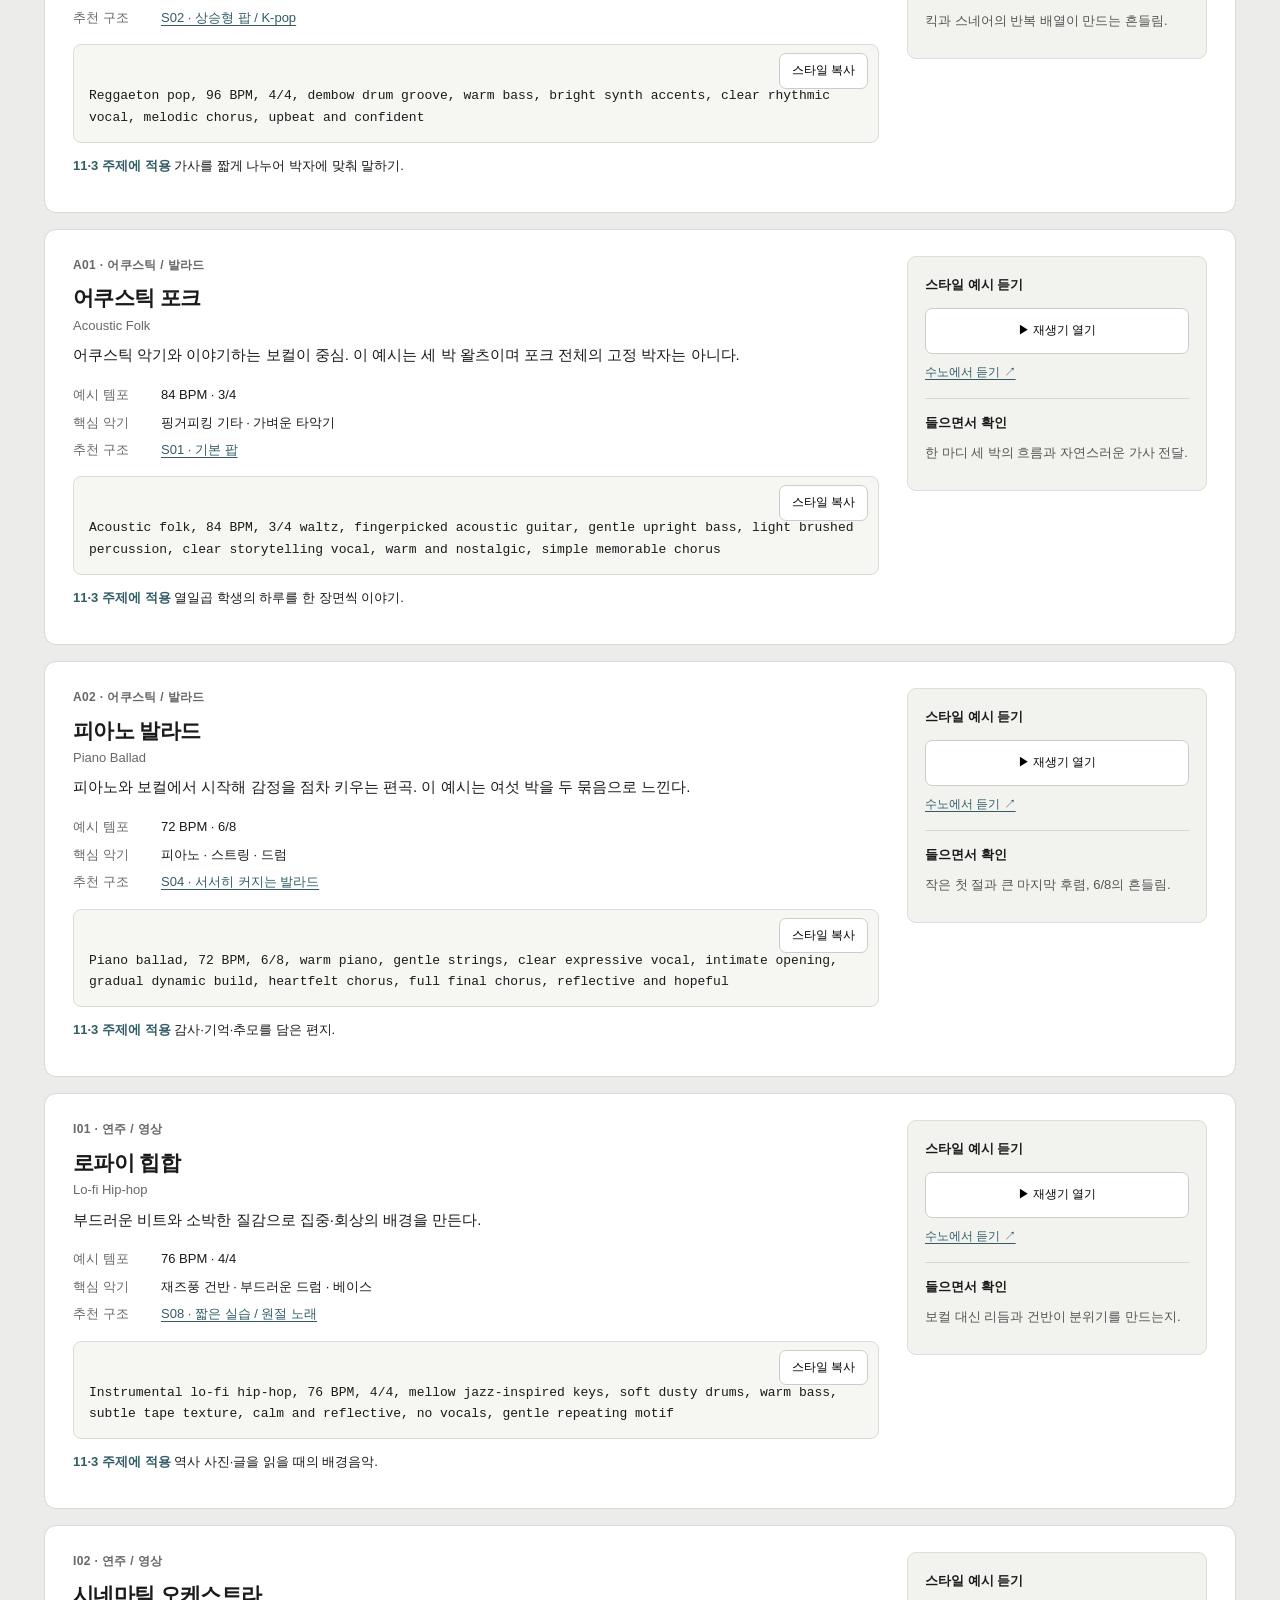
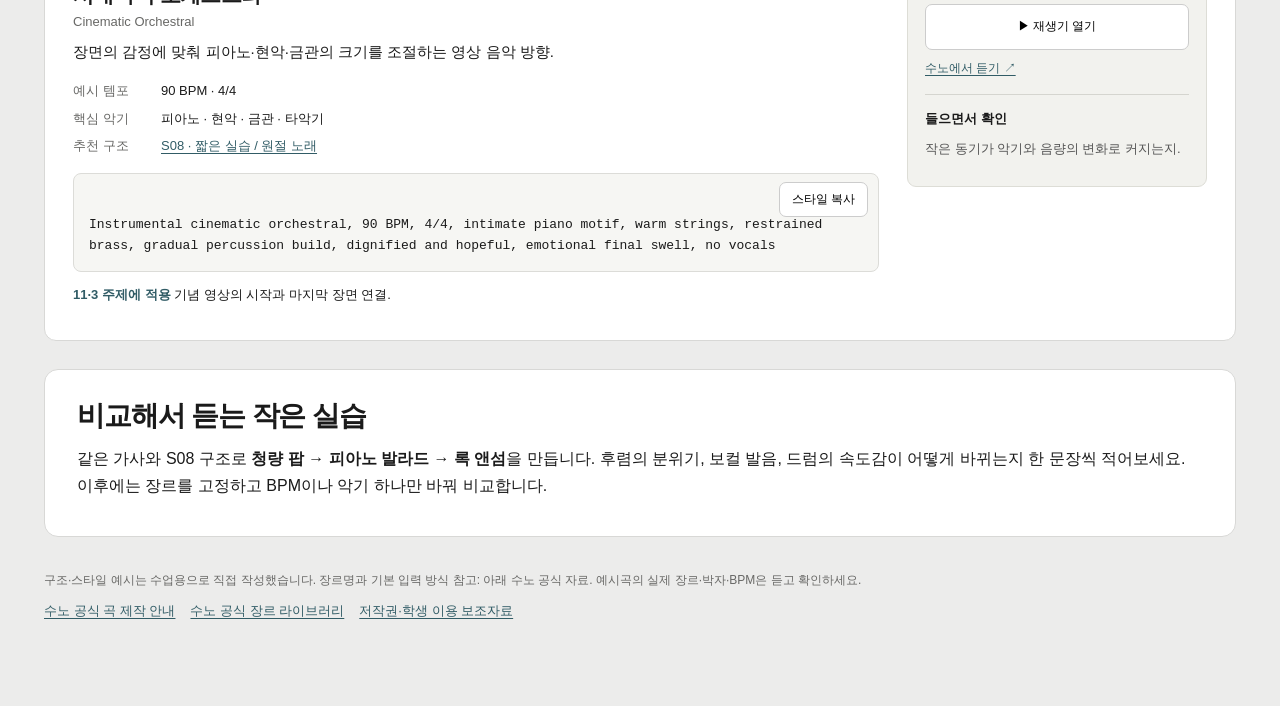
<file: dictionary.html>
<!doctype html>
<html lang="ko">
<head>
<meta charset="utf-8"><meta name="viewport" content="width=device-width,initial-scale=1">
<title>수노 보조자료 — 곡 구조·스타일 사전</title>
<style>
:root{--paper:#ececeb;--ink:#1a1a1a;--muted:#686866;--line:#d8d8d6;--accent:#315c66}*{box-sizing:border-box}html{scroll-behavior:smooth;scroll-padding-top:88px}body{margin:0;background:var(--paper);color:var(--ink);font:16px/1.65 "Pretendard",-apple-system,BlinkMacSystemFont,"Apple SD Gothic Neo","Malgun Gothic",sans-serif;word-break:keep-all;overflow-wrap:anywhere}.toolbar{position:sticky;top:0;z-index:5;background:#111;color:#fff;display:flex;gap:14px;align-items:center;justify-content:space-between;padding:13px max(22px,calc((100vw - 1240px)/2));font-size:13px}.toolbar a{color:#ddd}.toolbar button{background:#333;color:#fff;border-color:#555}button{font:inherit;font-size:12px;cursor:pointer;border:1px solid #ccc;background:#fff;border-radius:7px;padding:7px 12px}button:hover{background:#f2f2ef}button:focus-visible,a:focus-visible,summary:focus-visible,input:focus-visible{outline:3px solid #7fa7b2;outline-offset:3px}main{max-width:1240px;padding:0 24px;margin:28px auto 60px}header{background:#111;color:#fff;border-radius:14px;padding:44px 46px;background-image:linear-gradient(110deg,#232323,#111)}.eyebrow{font-size:12px;font-weight:700;color:var(--muted);letter-spacing:.03em}header .eyebrow{color:#bcbcbc}h1{font-size:44px;letter-spacing:-.045em;line-height:1.18;margin:14px 0 22px}header p{color:#c6c6c6;max-width:780px}header .stats{font-size:13px;color:#ddd;margin-top:24px}nav{display:flex;gap:10px;flex-wrap:wrap;margin:22px 0}nav a{background:#fff;border:1px solid var(--line);padding:8px 16px;border-radius:30px;text-decoration:none;font-size:14px}a{color:var(--accent);text-underline-offset:3px}h2{font-size:28px;line-height:1.3;letter-spacing:-.04em;margin:0 0 12px}h3{font-size:21px;line-height:1.35;letter-spacing:-.03em;margin:9px 0}h3 span{display:block;font-size:13px;font-weight:500;color:var(--muted);letter-spacing:0;margin-top:4px}p{margin:9px 0}section{margin-top:28px}.intro-panel,.section-panel{padding:28px 32px;background:#fff;border:1px solid var(--line);border-radius:14px}.intro-grid{display:grid;grid-template-columns:1fr 1fr;gap:22px}.intro-grid strong{display:block}.note{padding:13px 17px;background:#eef3fb;border:1px solid #c5d6ef;border-radius:8px;font-size:14px;margin-top:17px}.note.warm{background:#fff6e6;border-color:#f0d79a}.small{font-size:13px;color:var(--muted)}.pill{display:inline-block;background:#1a1a1a;color:#fff;border-radius:20px;font-size:12px;padding:5px 12px;vertical-align:middle;margin-right:9px}.table-wrap{overflow:auto}table{width:100%;border-collapse:collapse;margin-top:18px;font-size:14px}th{background:#1a1a1a;color:#fff;text-align:left;padding:10px 13px}td{padding:14px 13px;border-bottom:1px solid var(--line);vertical-align:top}tr:nth-child(even){background:#f5f5f3}td:first-child{width:21%}td:nth-child(2){width:37%}td span,td small{display:block}td small{font-size:12px;color:var(--muted);margin-top:7px}code{font:12px/1.6 Menlo,Consolas,monospace;background:#e8e8e4;padding:2px 5px;border-radius:4px}.patterns{display:grid;grid-template-columns:1fr 1fr;gap:16px;margin-top:20px}.pattern{background:#fff;border:1px solid var(--line);border-radius:12px;padding:24px;scroll-margin-top:88px}.pattern>p{font-size:14px}.sequence{display:flex;gap:7px;flex-wrap:wrap;margin:16px 0}.sequence span{font-size:11px;line-height:1.4;border-radius:5px;background:#e6e6e1;border:1px solid #d4d4ce;padding:5px 7px}.sequence span:not(:last-child)::after{content:' →';color:#777}.tip{color:#565653;font-size:13px!important}.copybox{position:relative;background:#f6f6f3;border:1px solid #dcdcd8;border-radius:8px;padding:40px 15px 14px;margin:12px 0}.copybox button{position:absolute;right:10px;top:8px}.copybox pre{margin:0;white-space:pre-wrap;font:13px/1.65 Menlo,Consolas,"Apple SD Gothic Neo",monospace;overflow-wrap:anywhere;word-break:normal}summary{cursor:pointer;font-size:14px;font-weight:600}details[open]>summary{margin-bottom:12px}.sample{margin-top:14px;padding-top:14px;border-top:1px solid var(--line)}.section-head{display:flex;justify-content:space-between;align-items:center;gap:14px}.controls{background:#fff;border:1px solid var(--line);border-radius:12px;padding:18px 20px;margin:20px 0}.controls input{width:100%;font:inherit;font-size:15px;padding:11px 13px;border:1px solid #ccc;border-radius:8px}.filters{display:flex;flex-wrap:wrap;gap:7px;margin-top:12px}.filters button[aria-pressed=true]{background:#1a1a1a;color:#fff;border-color:#1a1a1a}.results{font-size:13px;color:var(--muted);margin-top:12px}.style-list{display:flex;flex-direction:column;gap:16px}.style-card{display:grid;grid-template-columns:minmax(0,1fr) 300px;gap:28px;border:1px solid var(--line);border-radius:12px;background:#fff;padding:26px 28px;scroll-margin-top:88px}.style-card[hidden]{display:none}.style-main>p{font-size:15px}dl{margin:16px 0;font-size:13px}dl>div{display:flex;gap:10px;margin:6px 0}dt{color:var(--muted);flex:0 0 78px}dd{margin:0}.use{font-size:13px!important}.use strong{color:#315c66}.listen-panel{background:#f2f2ee;border:1px solid #ddddd6;border-radius:9px;padding:17px;align-self:start;min-width:0}.listen-title{font-size:13px;font-weight:700;margin-bottom:13px}.player audio{width:100%;height:42px}.empty{font-size:12px;color:#777;text-align:center;margin:8px 0}.listen-point{font-size:13px;border-top:1px solid #d5d5cf;margin-top:15px;padding-top:13px}.listen-point p{color:#555;font-size:13px}.player iframe{width:100%;height:240px;border:0;border-radius:8px;background:#fff}.track-link{display:block;font-size:12px;margin:9px 0}.load-player{width:100%;padding:12px}.player .hint{font-size:12px;color:#666;margin:8px 0}.no-results{padding:24px;background:#fff;text-align:center;border:1px solid var(--line);border-radius:9px}.edit-example{background:#f5f5f2;padding:15px;white-space:pre-wrap;font:13px/1.7 Menlo,Consolas,monospace;border-radius:8px;overflow-wrap:anywhere}.footer{font-size:12px;color:var(--muted);padding:25px 0}.source-links{display:flex;gap:15px;flex-wrap:wrap;font-size:13px}.sr-only{position:absolute;width:1px;height:1px;overflow:hidden;clip:rect(0,0,0,0)}
@media(max-width:760px){main{padding:0 14px}header{padding:28px 25px}h1{font-size:32px}.intro-panel,.section-panel{padding:23px 21px}.intro-grid,.patterns{grid-template-columns:1fr}.style-card{grid-template-columns:1fr;padding:22px;gap:12px}.toolbar{padding:12px 16px}.toolbar a{display:none}.listen-panel{width:100%}.section-head{align-items:flex-start}h2{font-size:24px}td{min-width:160px;padding:10px}.style-card h3 span{display:block}}
@media print{@page{size:A4;margin:15mm}body{background:white;font-size:11pt}.toolbar,nav,.controls,.copybox button,.load-player{display:none!important}main{padding:0;margin:0;max-width:none}header{padding:25px}h1{font-size:28pt}h2{font-size:18pt}.style-card,.pattern{break-inside:avoid}.style-card{grid-template-columns:1fr 220px;gap:15px;padding:18px}.patterns{gap:10px}.intro-panel,.section-panel{padding:18px}.style-card[hidden]{display:grid!important}.player iframe,.player audio{display:none}.player::before{content:'예시곡: 아래 링크로 듣기';font-size:10pt}.source-links{font-size:9pt}a{color:inherit}h2,h3{break-after:avoid}*{print-color-adjust:exact;-webkit-print-color-adjust:exact}}
</style>
<style data-source="classroom-navigation">
.toolbar .classroom-home,.bar .classroom-home{display:inline-flex;align-items:center;flex-shrink:0;gap:6px;padding:8px 12px;border:1px solid #555;border-radius:7px;background:#333;color:#fff;font:600 13px/1.2 -apple-system,BlinkMacSystemFont,"Apple SD Gothic Neo","Malgun Gothic",sans-serif;text-decoration:none;white-space:nowrap}
.toolbar .classroom-home:hover,.bar .classroom-home:hover{background:#494949}
.toolbar .classroom-home:focus-visible,.bar .classroom-home:focus-visible{outline:3px solid #7fa7b2;outline-offset:3px}
@media(max-width:760px){.toolbar .title,.toolbar>strong,.bar>span{min-width:0;overflow:hidden;text-overflow:ellipsis;white-space:nowrap}.toolbar .hint{display:none}}
@media print{.classroom-home{display:none!important}}
</style>
</head>
<body>
<!-- =============================================================
예시곡을 연결하려면 아래 TRACKS의 해당 스타일 url만 바꾸세요.
예: "P01": { "name": "청량 팝", "url": "https://suno.com/song/곡의-UUID" }
지원: https://suno.com/song/UUID, https://suno.com/embed/UUID,
      직접 재생 가능한 MP3/WAV/OGG/M4A URL 또는 상대 파일 경로.
/s/ 단축 공유 링크는 곡 페이지 열기만 지원합니다.
공유 링크를 브라우저에서 연 뒤 긴 /song/ 주소나 Embed src를 넣으세요.
iframe 코드 전체를 넣지 말고 src 주소만 넣으세요.
비워두면 “예시곡 연결 전”으로 표시됩니다. 저장 후 브라우저 새로고침.
============================================================= -->
<script type="application/json" id="TRACKS">
{
  "P01": {
    "name": "청량 팝",
    "url": "https://suno.com/song/e2b84440-6da7-47bb-ab37-df324148eb6d"
  },
  "P02": {
    "name": "K-pop 댄스 팝",
    "url": "https://suno.com/song/975a919e-373e-4167-824f-42f5f04b2f52"
  },
  "P03": {
    "name": "신스팝",
    "url": "https://suno.com/song/08882133-5809-479f-bf6d-4768f8a024a0"
  },
  "P04": {
    "name": "시티팝",
    "url": "https://suno.com/song/723e7974-5948-4c17-8a45-ac9c9de35ae0"
  },
  "P05": {
    "name": "디스코 팝",
    "url": "https://suno.com/song/a086c394-94db-4efb-97d5-f7ea3b233fdf"
  },
  "P06": {
    "name": "드림 팝",
    "url": "https://suno.com/song/343f084d-503e-4832-a327-b6b04373df39"
  },
  "R01": {
    "name": "인디 록",
    "url": "https://suno.com/song/0dc6439b-c83c-4782-95bf-9e1f160f897f"
  },
  "R02": {
    "name": "팝 펑크",
    "url": "https://suno.com/song/e49d8a4e-240e-4383-86f4-4dbd8dea66d1"
  },
  "R03": {
    "name": "록 앤섬",
    "url": "https://suno.com/song/404a11e9-a7ff-47d7-8999-22b7b191cb5a"
  },
  "H01": {
    "name": "붐뱁 힙합",
    "url": "https://suno.com/song/cb2cfa78-abf9-4f30-9305-27e3ef766c2f"
  },
  "H02": {
    "name": "트랩 / 팝 랩",
    "url": "https://suno.com/song/13551215-bb99-4ace-8c8e-2c51a1640bf0"
  },
  "H03": {
    "name": "컨템퍼러리 R&B",
    "url": "https://suno.com/song/9b13df41-86c1-444b-8076-08f0023962b7"
  },
  "H04": {
    "name": "네오 소울",
    "url": "https://suno.com/song/084e09ad-57d5-4e4e-bcdf-ebd687252c2b"
  },
  "E01": {
    "name": "하우스 팝",
    "url": "https://suno.com/song/8af94af6-eec8-4e48-85f9-44e8582c3d80"
  },
  "E02": {
    "name": "EDM 팝",
    "url": "https://suno.com/song/8c253524-7543-4313-8e1e-5cc1ffe8aeba"
  },
  "E03": {
    "name": "UK 개러지 팝",
    "url": "https://suno.com/song/f4e743fe-d7eb-4a23-894a-f9a99e8d139b"
  },
  "E04": {
    "name": "드럼 앤 베이스 팝",
    "url": "https://suno.com/song/621765b1-3fc0-41a1-b633-bce25b0f4cda"
  },
  "G01": {
    "name": "아프로비츠 팝",
    "url": "https://suno.com/song/5559d500-e7a0-4e25-89a7-8474b10ee299"
  },
  "G02": {
    "name": "아마피아노 팝",
    "url": "https://suno.com/song/42363aff-c140-4da6-a01d-aed82f988da0"
  },
  "G03": {
    "name": "레게톤 팝",
    "url": "https://suno.com/song/d264207c-a81a-40b8-8a4e-1d67ea9e22b7"
  },
  "A01": {
    "name": "어쿠스틱 포크",
    "url": "https://suno.com/song/eb80c52c-3682-4aa6-a292-d279d8d2a672"
  },
  "A02": {
    "name": "피아노 발라드",
    "url": "https://suno.com/song/674ad8f5-9954-477b-8ed0-d0fb14e93b19"
  },
  "I01": {
    "name": "로파이 힙합",
    "url": "https://suno.com/song/bbef2621-34e6-499e-b360-a17903f828ab"
  },
  "I02": {
    "name": "시네마틱 오케스트라",
    "url": "https://suno.com/song/e61afdbc-90ed-4ec2-8ed3-0b5f434cc639"
  }
}
</script>
<div class="toolbar"><a class="classroom-home" href="./" aria-label="메인으로 가기">← 메인으로 가기</a><strong>수노 기초 · 보조자료</strong></div>
<main>
<header><div class="eyebrow">SUNO · SONG STRUCTURE & STYLE DICTIONARY</div><h1>노래의 흐름을 고르고,<br>소리의 스타일을 들어보기</h1><p>구조는 노래의 순서, 스타일은 노래의 소리입니다.<br>가사 칸에는 구조를, Styles 칸에는 장르·악기·보컬·리듬을 넣어보세요.</p><div class="stats">구조 용어 14개 · 구조 템플릿 8개 · 스타일 24개 · 작성 2026.10.13</div></header>
<nav aria-label="사전 목차"><a href="#how">사용법</a><a href="#terms">구조 용어</a><a href="#patterns">구조 템플릿</a><a href="#styles">스타일 / 듣기</a></nav>
<section class="intro-panel" id="how"><h2>처음에는 구조 하나, 스타일 하나</h2><div class="intro-grid"><p><strong>1. 가사의 흐름을 고르기</strong>S01 기본 팝 또는 S08 짧은 실습으로 시작하세요. 구조 틀을 복사한 뒤 안내 문장을 내 가사로 바꿉니다.</p><p><strong>2. 원하는 소리를 고르기</strong>스타일 카드를 골라 프롬프트를 Styles 칸에 붙입니다. 가사와 구조를 그대로 두고 스타일만 바꾸면 차이를 듣기 좋습니다.</p></div><div class="note">태그는 곡의 흐름을 안내하는 프롬프트입니다. 모든 태그·박자·BPM·길이를 수노가 정확하게 지키는 것은 아닙니다. 아래 템플릿과 스타일 문장은 <strong>직접 만든 수업용 시작 예시</strong>이며 생성 결과를 듣고 조정하세요.</div></section>
<section class="section-panel" id="terms"><h2><span class="pill">A</span>곡 구조 용어 사전</h2><p class="small">기본 태그는 대괄호로 표시하고, 그 아래에 해당 구간의 가사를 씁니다. Hook처럼 ‘구간’보다 ‘기능’을 뜻하는 용어도 있습니다.</p><div class="table-wrap"><table><thead><tr><th>용어</th><th>역할 · 예시</th><th>입력 예시 · 구분할 점</th></tr></thead><tbody><tr><td><strong>Intro</strong><span>인트로</span></td><td>노래의 입구. 악기·리듬·분위기를 먼저 소개한다.<small>보컬 전에 짧은 피아노 연주</small></td><td><code>[Intro]</code><small>길게 늘어지면 첫 훅이 늦게 온다.</small></td></tr><tr><td><strong>Verse</strong><span>벌스 · 절</span></td><td>인물·장면·사건을 풀어낸다. 절마다 가사는 보통 달라진다.<small>열차 창가에 앉은 학생의 장면</small></td><td><code>[Verse 1]</code><small>Verse 2는 새 장면으로 이야기를 진행한다.</small></td></tr><tr><td><strong>Pre-Chorus</strong><span>프리코러스</span></td><td>벌스와 후렴 사이에서 기대와 긴장을 높인다.<small>목소리와 악기가 조금씩 커지는 구간</small></td><td><code>[Pre-Chorus]</code><small>모든 곡에 필요한 것은 아니다.</small></td></tr><tr><td><strong>Chorus</strong><span>코러스 · 후렴</span></td><td>곡의 핵심 메시지와 기억할 멜로디를 반복한다.<small>“우린 달려가”라는 중심 문장</small></td><td><code>[Chorus]</code><small>합창이라는 뜻으로만 이해하지 않기.</small></td></tr><tr><td><strong>Post-Chorus</strong><span>포스트코러스</span></td><td>후렴 뒤에 짧은 구호·반복 선율을 덧붙인다.<small>후렴 뒤의 “오오오” 구호</small></td><td><code>[Post-Chorus]</code><small>후렴 앞의 Pre-Chorus와 위치가 다르다.</small></td></tr><tr><td><strong>Hook</strong><span>훅</span></td><td>귀에 남는 짧은 가사·선율·리듬. 곡의 어느 위치에도 있을 수 있다.<small>짧은 제목 문장이나 인상적인 리프</small></td><td><code>[Chorus] + 반복할 훅 가사</code><small>훅은 기능이고, 후렴은 구간이다. 둘이 항상 같지는 않다.</small></td></tr><tr><td><strong>Bridge</strong><span>브리지</span></td><td>반복 흐름을 잠시 바꾸는 대비 구간. 마지막 후렴 전 시점·악기·화성을 바꿀 수 있다.<small>악기가 줄고 “오늘의 우리”로 시점 이동</small></td><td><code>[Bridge]</code><small>단순히 벌스와 후렴을 이어주는 모든 구간의 이름은 아니다.</small></td></tr><tr><td><strong>Interlude</strong><span>인터루드 · 간주</span></td><td>노래 중간에 보컬을 쉬고 악기를 들려준다.<small>절 사이의 짧은 피아노·기타 연주</small></td><td><code>[Instrumental Break]</code><small>인트로는 시작, 간주는 곡 중간에 놓는다.</small></td></tr><tr><td><strong>Solo</strong><span>솔로</span></td><td>특정 악기가 전면에 나오는 연주 구간.<small>기타가 새 선율을 이끄는 구간</small></td><td><code>[Guitar Solo]</code><small>모든 간주가 솔로는 아니다.</small></td></tr><tr><td><strong>Build-Up</strong><span>빌드업</span></td><td>리듬·음량·악기 밀도를 쌓아 다음 구간을 준비한다.<small>드럼 롤이 촘촘해지며 긴장 증가</small></td><td><code>[Build-Up]</code><small>프리코러스는 위치·역할, 빌드업은 에너지를 쌓는 방식이다.</small></td></tr><tr><td><strong>Drop</strong><span>드롭</span></td><td>쌓인 긴장을 풀며 핵심 비트·베이스가 등장하는 구간.<small>댄스곡에서 비트와 신스 훅이 전면에 등장</small></td><td><code>[Drop]</code><small>후렴과 겹칠 수도 있고, 가사 없는 구간일 수도 있다.</small></td></tr><tr><td><strong>Breakdown</strong><span>브레이크다운</span></td><td>악기와 리듬을 줄이거나 질감을 바꾸어 대비를 만든다.<small>킥이 빠지고 보컬·패드만 남는 구간</small></td><td><code>[Breakdown]</code><small>장르마다 뜻과 소리가 달라진다. 록에서는 무거운 리듬 구간일 수도 있다.</small></td></tr><tr><td><strong>Final Chorus</strong><span>마지막 후렴</span></td><td>곡의 중심 메시지를 마지막으로 강조한다. 합창·악기 추가로 변화를 줄 수 있다.<small>같은 후렴을 더 넓은 합창으로 반복</small></td><td><code>[Final Chorus]</code><small>전조는 선택 사항이다. 태그만으로 전조가 보장되지는 않는다.</small></td></tr><tr><td><strong>Outro</strong><span>아웃트로</span></td><td>반복·짧은 연주·마지막 한 줄로 노래를 마친다.<small>마지막 훅 한 줄 뒤 조용한 마무리</small></td><td><code>[Outro]</code><small>끝나는 길이와 방식은 결과를 듣고 확인한다.</small></td></tr></tbody></table></div><div class="note warm">Intro·Verse·Chorus·Bridge·Outro부터 익히세요. Post-Chorus·Build-Up·Drop·Solo 같은 추가 지시는 편곡 의도를 설명하는 예시로, 공식 고정 명령어 목록을 뜻하지 않습니다.</div></section>
<section id="patterns"><h2><span class="pill">B</span>바로 쓰는 구조 템플릿</h2><p class="small">팝·발라드·랩·댄스·밴드에 자주 쓰이는 흐름을 수업용으로 정리했습니다. 장르마다 가능한 구조는 여러 가지입니다. 각 틀 아래의 ‘샘플’을 열면 같은 가사를 구조별로 적용한 예시를 볼 수 있습니다. 제공된 원본은 S07에 담았습니다.</p><div class="patterns"><article class="pattern" id="S01"><div class="eyebrow">S01 · 처음 만드는 노래 · 청량 팝 · 신스팝</div><h3>기본 팝</h3><p>절에서 이야기하고 후렴에서 한 문장을 반복하는 가장 간단한 출발점.</p><div class="sequence"><span>Intro</span><span>Verse 1</span><span>Chorus</span><span>Verse 2</span><span>Chorus</span><span>Bridge</span><span>Final Chorus</span><span>Outro</span><span>End</span></div><details><summary>가사 칸에 붙일 틀</summary><div class="copybox"><button type="button" data-copy>구조 복사</button><pre>[Intro | train whistle | clean guitar]

[Verse 1 | calm | clean guitar]
여기에 첫 장면의 가사를 넣으세요.

[Chorus | uplifting | layered vocals]
여기에 반복할 핵심 후렴 가사를 넣으세요.

[Verse 2 | building energy]
여기에 다음 장면의 가사를 넣으세요.

[Chorus | uplifting | layered vocals]
여기에 반복할 핵심 후렴 가사를 넣으세요.

[Bridge | stripped down | piano]
여기에 시점이나 감정이 달라지는 가사를 넣으세요.

[Final Chorus | full band | choir]
여기에 마지막 후렴 가사를 넣으세요.

[Outro | train whistle | fade out]
[End]</pre></div></details>
<details class="sample"><summary>샘플</summary><p class="small">〈통학열차〉 · 프리코러스를 덜어내고 절 → 후렴의 흐름으로 재배치했습니다.</p><div class="copybox"><button type="button" data-copy>샘플 복사</button><pre>[Intro | train whistle | clean guitar]

[Verse 1 | calm | clean guitar]
덜컹이는 통학열차 창가에
책가방 끈 꽉 쥔 열일곱
누나의 댕기머리 끝을
낯선 손이 잡아당긴 날

[Chorus | uplifting | layered vocals]
기차는 멈춰도 우린 달려가
교모를 눌러쓰고 앞으로 가
열일곱 목소리가 모여 하나
그날의 11월, 우린 외쳤다

[Verse 2 | building energy]
십일월 삼일 아침 그 거리에
하나둘 모여든 교복들
책을 덮고 구호 외치며
우린 한 줄로 걸어갔어

[Chorus | uplifting | layered vocals]
기차는 멈춰도 우린 달려가
교모를 눌러쓰고 앞으로 가
열일곱 목소리가 모여 하나
그날의 11월, 우린 외쳤다

[Bridge | stripped down | piano]
백 년 가까이 지난 오늘
같은 나이, 같은 교복의 나
그대들이 지켜낸 아침을
이제는 노래로 기억할게

[Final Chorus | full band | choir]
기차는 멈춰도 우린 달려가
교모를 눌러쓰고 앞으로 가
열일곱 목소리가 모여 하나
그날의 11월, 이제 노래해

[Outro | train whistle | fade out]
[End]</pre></div></details><p class="tip">Verse 1·2는 각각 새 장면, 후렴은 동일한 핵심 문장으로 비교해보세요.</p></article>
<article class="pattern" id="S02"><div class="eyebrow">S02 · K-pop · 댄스 팝 · 큰 후렴</div><h3>상승형 팝 / K-pop</h3><p>프리코러스에서 기대를 높인 뒤 후렴의 크기를 대비시킨다.</p><div class="sequence"><span>Intro</span><span>Verse 1</span><span>Pre-Chorus</span><span>Chorus</span><span>Post-Chorus</span><span>Verse 2</span><span>Pre-Chorus</span><span>Chorus</span><span>Bridge</span><span>Final Chorus</span><span>Outro</span><span>End</span></div><details><summary>가사 칸에 붙일 틀</summary><div class="copybox"><button type="button" data-copy>구조 복사</button><pre>[Intro | train whistle | bright synth]

[Verse 1 | calm | rhythmic guitar]
여기에 첫 장면의 가사를 넣으세요.

[Pre-Chorus | building tension]
여기에 긴장과 기대를 높이는 가사를 넣으세요.

[Chorus | anthemic | layered vocals]
여기에 반복할 핵심 후렴 가사를 넣으세요.

[Post-Chorus | catchy hook | group vocals]
여기에 짧게 반복할 훅 가사를 넣으세요.

[Verse 2 | tense | rhythmic guitar]
여기에 다음 장면의 가사를 넣으세요.

[Pre-Chorus | building tension]
여기에 긴장과 기대를 높이는 가사를 넣으세요.

[Chorus | anthemic | layered vocals]
여기에 반복할 핵심 후렴 가사를 넣으세요.

[Bridge | stripped down | piano]
여기에 시점이나 감정이 달라지는 가사를 넣으세요.

[Final Chorus | full arrangement | choir]
여기에 마지막 후렴 가사를 넣으세요.

[Outro | train whistle | fade out]
[End]</pre></div></details>
<details class="sample"><summary>샘플</summary><p class="small">〈통학열차〉 · 첫 후렴의 앞 두 줄을 포스트코러스로 한 번 더 반복합니다.</p><div class="copybox"><button type="button" data-copy>샘플 복사</button><pre>[Intro | train whistle | bright synth]

[Verse 1 | calm | rhythmic guitar]
덜컹이는 통학열차 창가에
책가방 끈 꽉 쥔 열일곱
누나의 댕기머리 끝을
낯선 손이 잡아당긴 날

[Pre-Chorus | building tension]
참으라고, 원래 그렇다고
어른들은 고개를 저어도

[Chorus | anthemic | layered vocals]
기차는 멈춰도 우린 달려가
교모를 눌러쓰고 앞으로 가
열일곱 목소리가 모여 하나
그날의 11월, 우린 외쳤다

[Post-Chorus | catchy hook | group vocals]
기차는 멈춰도 우린 달려가
교모를 눌러쓰고 앞으로 가

[Verse 2 | tense | rhythmic guitar]
십일월 삼일 아침 그 거리에
하나둘 모여든 교복들
책을 덮고 구호 외치며
우린 한 줄로 걸어갔어

[Pre-Chorus | building tension]
작은 목소리 하나였지만
기차를 타고 번져 나갔어

[Chorus | anthemic | layered vocals]
기차는 멈춰도 우린 달려가
교모를 눌러쓰고 앞으로 가
열일곱 목소리가 모여 하나
그날의 11월, 우린 외쳤다

[Bridge | stripped down | piano]
백 년 가까이 지난 오늘
같은 나이, 같은 교복의 나
그대들이 지켜낸 아침을
이제는 노래로 기억할게

[Final Chorus | full arrangement | choir]
기차는 멈춰도 우린 달려가
교모를 눌러쓰고 앞으로 가
열일곱 목소리가 모여 하나
그날의 11월, 이제 노래해

[Outro | train whistle | fade out]
[End]</pre></div></details><p class="tip">가사가 길어지면 먼저 Post-Chorus를 빼세요. 여러 구간을 모두 넣을 필요는 없습니다.</p></article>
<article class="pattern" id="S03"><div class="eyebrow">S03 · 짧은 영상 · 제목이 강한 노래</div><h3>후렴 먼저 / 훅 우선</h3><p>첫 부분부터 핵심을 들려주고 뒤에서 그 문장이 나온 이유를 풀어낸다.</p><div class="sequence"><span>Chorus</span><span>Verse 1</span><span>Pre-Chorus</span><span>Chorus</span><span>Verse 2</span><span>Bridge</span><span>Final Chorus</span><span>Outro</span><span>End</span></div><details><summary>가사 칸에 붙일 틀</summary><div class="copybox"><button type="button" data-copy>구조 복사</button><pre>[Chorus | immediate hook | gang vocals]
여기에 짧게 반복할 훅 가사를 넣으세요.

[Verse 1 | calm | clean guitar]
여기에 첫 장면의 가사를 넣으세요.

[Pre-Chorus | building tension]
여기에 긴장과 기대를 높이는 가사를 넣으세요.

[Chorus | anthemic | gang vocals]
여기에 반복할 핵심 후렴 가사를 넣으세요.

[Verse 2 | tense | palm-muted guitar]
여기에 다음 장면의 가사를 넣으세요.

[Bridge | stripped down | piano]
여기에 시점이나 감정이 달라지는 가사를 넣으세요.

[Final Chorus | full band | choir]
여기에 마지막 후렴 가사를 넣으세요.

[Outro | train whistle | fade out]
[End]</pre></div></details>
<details class="sample"><summary>샘플</summary><p class="small">〈통학열차〉 · 후렴의 앞 두 줄로 바로 시작하고 두 번째 프리코러스는 생략했습니다.</p><div class="copybox"><button type="button" data-copy>샘플 복사</button><pre>[Chorus | immediate hook | gang vocals]
기차는 멈춰도 우린 달려가
교모를 눌러쓰고 앞으로 가

[Verse 1 | calm | clean guitar]
덜컹이는 통학열차 창가에
책가방 끈 꽉 쥔 열일곱
누나의 댕기머리 끝을
낯선 손이 잡아당긴 날

[Pre-Chorus | building tension]
참으라고, 원래 그렇다고
어른들은 고개를 저어도

[Chorus | anthemic | gang vocals]
기차는 멈춰도 우린 달려가
교모를 눌러쓰고 앞으로 가
열일곱 목소리가 모여 하나
그날의 11월, 우린 외쳤다

[Verse 2 | tense | palm-muted guitar]
십일월 삼일 아침 그 거리에
하나둘 모여든 교복들
책을 덮고 구호 외치며
우린 한 줄로 걸어갔어

[Bridge | stripped down | piano]
백 년 가까이 지난 오늘
같은 나이, 같은 교복의 나
그대들이 지켜낸 아침을
이제는 노래로 기억할게

[Final Chorus | full band | choir]
기차는 멈춰도 우린 달려가
교모를 눌러쓰고 앞으로 가
열일곱 목소리가 모여 하나
그날의 11월, 이제 노래해

[Outro | train whistle | fade out]
[End]</pre></div></details><p class="tip">첫 후렴은 짧게, 마지막 후렴은 전체 가사로 확장할 수 있습니다.</p></article>
<article class="pattern" id="S04"><div class="eyebrow">S04 · 피아노 발라드 · 추모 · 편지</div><h3>서서히 커지는 발라드</h3><p>작은 시작과 큰 마지막 후렴의 대비로 감정선을 만든다.</p><div class="sequence"><span>Intro</span><span>Verse 1</span><span>Pre-Chorus</span><span>Chorus</span><span>Verse 2</span><span>Chorus</span><span>Bridge</span><span>Final Chorus</span><span>Outro</span><span>End</span></div><details><summary>가사 칸에 붙일 틀</summary><div class="copybox"><button type="button" data-copy>구조 복사</button><pre>[Intro | train whistle | soft piano]

[Verse 1 | intimate | piano]
여기에 첫 장면의 가사를 넣으세요.

[Pre-Chorus | gradual build | strings]
여기에 긴장과 기대를 높이는 가사를 넣으세요.

[Chorus | emotional | warm strings]
여기에 반복할 핵심 후렴 가사를 넣으세요.

[Verse 2 | restrained | piano and strings]
여기에 다음 장면의 가사를 넣으세요.

[Chorus | emotional | fuller arrangement]
여기에 반복할 핵심 후렴 가사를 넣으세요.

[Bridge | stripped down | solo piano]
여기에 시점이나 감정이 달라지는 가사를 넣으세요.

[Final Chorus | soaring | choir and strings]
여기에 마지막 후렴 가사를 넣으세요.

[Outro | train whistle | soft piano | fade out]
[End]</pre></div></details>
<details class="sample"><summary>샘플</summary><p class="small">〈통학열차〉 · 두 번째 프리코러스를 생략하고 피아노·스트링 중심으로 편곡 지시를 바꿨습니다.</p><div class="copybox"><button type="button" data-copy>샘플 복사</button><pre>[Intro | train whistle | soft piano]

[Verse 1 | intimate | piano]
덜컹이는 통학열차 창가에
책가방 끈 꽉 쥔 열일곱
누나의 댕기머리 끝을
낯선 손이 잡아당긴 날

[Pre-Chorus | gradual build | strings]
참으라고, 원래 그렇다고
어른들은 고개를 저어도

[Chorus | emotional | warm strings]
기차는 멈춰도 우린 달려가
교모를 눌러쓰고 앞으로 가
열일곱 목소리가 모여 하나
그날의 11월, 우린 외쳤다

[Verse 2 | restrained | piano and strings]
십일월 삼일 아침 그 거리에
하나둘 모여든 교복들
책을 덮고 구호 외치며
우린 한 줄로 걸어갔어

[Chorus | emotional | fuller arrangement]
기차는 멈춰도 우린 달려가
교모를 눌러쓰고 앞으로 가
열일곱 목소리가 모여 하나
그날의 11월, 우린 외쳤다

[Bridge | stripped down | solo piano]
백 년 가까이 지난 오늘
같은 나이, 같은 교복의 나
그대들이 지켜낸 아침을
이제는 노래로 기억할게

[Final Chorus | soaring | choir and strings]
기차는 멈춰도 우린 달려가
교모를 눌러쓰고 앞으로 가
열일곱 목소리가 모여 하나
그날의 11월, 이제 노래해

[Outro | train whistle | soft piano | fade out]
[End]</pre></div></details><p class="tip">스타일 칸에 intimate opening, gradual build, full final chorus처럼 크기 변화를 함께 설명하세요.</p></article>
<article class="pattern" id="S05"><div class="eyebrow">S05 · 붐뱁 · 트랩 · 팝 랩</div><h3>랩 + 훅</h3><p>긴 랩 구간과 짧은 훅을 번갈아 배치한다.</p><div class="sequence"><span>Intro</span><span>Verse 1</span><span>Chorus</span><span>Verse 2</span><span>Chorus</span><span>Bridge</span><span>Final Chorus</span><span>Outro</span><span>End</span></div><details><summary>가사 칸에 붙일 틀</summary><div class="copybox"><button type="button" data-copy>구조 복사</button><pre>[Intro | train whistle | sparse beat]

[Verse 1 | rhythmic rap | clear diction]
여기에 첫 장면의 가사를 넣으세요.

[Chorus | sung hook | group vocals]
여기에 짧게 반복할 훅 가사를 넣으세요.

[Verse 2 | rhythmic rap | building intensity]
여기에 다음 장면의 가사를 넣으세요.

[Chorus | sung hook | group vocals]
여기에 짧게 반복할 훅 가사를 넣으세요.

[Bridge | spoken rap | stripped down | piano]
여기에 시점이나 감정이 달라지는 가사를 넣으세요.

[Final Chorus | sung hook | choir]
여기에 마지막 후렴 가사를 넣으세요.

[Outro | train whistle | fade out]
[End]</pre></div></details>
<details class="sample"><summary>샘플</summary><p class="small">〈통학열차〉 · 프리코러스 가사를 랩 절에 합치고 중간 훅은 두 줄로 줄였습니다. 마지막 후렴은 네 줄로 확장합니다.</p><div class="copybox"><button type="button" data-copy>샘플 복사</button><pre>[Intro | train whistle | sparse beat]

[Verse 1 | rhythmic rap | clear diction]
덜컹이는 통학열차 창가에
책가방 끈 꽉 쥔 열일곱
누나의 댕기머리 끝을
낯선 손이 잡아당긴 날
참으라고, 원래 그렇다고
어른들은 고개를 저어도

[Chorus | sung hook | group vocals]
기차는 멈춰도 우린 달려가
교모를 눌러쓰고 앞으로 가

[Verse 2 | rhythmic rap | building intensity]
십일월 삼일 아침 그 거리에
하나둘 모여든 교복들
책을 덮고 구호 외치며
우린 한 줄로 걸어갔어
작은 목소리 하나였지만
기차를 타고 번져 나갔어

[Chorus | sung hook | group vocals]
기차는 멈춰도 우린 달려가
교모를 눌러쓰고 앞으로 가

[Bridge | spoken rap | stripped down | piano]
백 년 가까이 지난 오늘
같은 나이, 같은 교복의 나
그대들이 지켜낸 아침을
이제는 노래로 기억할게

[Final Chorus | sung hook | choir]
기차는 멈춰도 우린 달려가
교모를 눌러쓰고 앞으로 가
열일곱 목소리가 모여 하나
그날의 11월, 이제 노래해

[Outro | train whistle | fade out]
[End]</pre></div></details><p class="tip">스타일 칸에서 rapped verses, sung hook를 지정하면 랩과 멜로디 훅의 역할을 구분하기 쉽습니다.</p></article>
<article class="pattern" id="S06"><div class="eyebrow">S06 · EDM · 하우스 · 댄스</div><h3>빌드업 + 드롭</h3><p>보컬 구간 뒤 긴장을 쌓고 비트 중심 구간으로 풀어낸다.</p><div class="sequence"><span>Intro</span><span>Verse 1</span><span>Build-Up</span><span>Drop</span><span>Verse 2</span><span>Build-Up</span><span>Drop</span><span>Outro</span><span>End</span></div><details><summary>가사 칸에 붙일 틀</summary><div class="copybox"><button type="button" data-copy>구조 복사</button><pre>[Intro | train whistle | atmospheric synth]

[Verse 1 | restrained vocal | sparse beat]
여기에 첫 장면의 가사를 넣으세요.

[Build-Up | rising tension | snare roll]
여기에 긴장과 기대를 높이는 가사를 넣으세요.

[Drop | instrumental | driving bass | synth hook]

[Verse 2 | tense vocal | sparse beat]
여기에 다음 장면의 가사를 넣으세요.

[Build-Up | rising tension | snare roll]
여기에 긴장과 기대를 높이는 가사를 넣으세요.

[Drop | instrumental | full energy | synth hook]

[Outro | train whistle | fade out]
[End]</pre></div></details>
<details class="sample"><summary>샘플</summary><p class="small">〈통학열차〉 · 프리코러스와 짧은 훅을 빌드업에 넣고 드롭은 연주로 비웠습니다. 브리지와 마지막 후렴은 생략했습니다.</p><div class="copybox"><button type="button" data-copy>샘플 복사</button><pre>[Intro | train whistle | atmospheric synth]

[Verse 1 | restrained vocal | sparse beat]
덜컹이는 통학열차 창가에
책가방 끈 꽉 쥔 열일곱
누나의 댕기머리 끝을
낯선 손이 잡아당긴 날

[Build-Up | rising tension | snare roll]
참으라고, 원래 그렇다고
어른들은 고개를 저어도
기차는 멈춰도 우린 달려가
교모를 눌러쓰고 앞으로 가

[Drop | instrumental | driving bass | synth hook]

[Verse 2 | tense vocal | sparse beat]
십일월 삼일 아침 그 거리에
하나둘 모여든 교복들
책을 덮고 구호 외치며
우린 한 줄로 걸어갔어

[Build-Up | rising tension | snare roll]
작은 목소리 하나였지만
기차를 타고 번져 나갔어
기차는 멈춰도 우린 달려가
교모를 눌러쓰고 앞으로 가

[Drop | instrumental | full energy | synth hook]

[Outro | train whistle | fade out]
[End]</pre></div></details><p class="tip">Drop 아래에는 가사를 빽빽하게 넣지 마세요. “instrumental drop”처럼 의도를 스타일 칸에도 적으세요.</p></article>
<article class="pattern" id="S07"><div class="eyebrow">S07 · 록 · 팝 펑크 · 함께 부르는 노래</div><h3>밴드 앤섬</h3><p>프리코러스에서 긴장을 쌓고 함께 부르는 후렴으로 이어진다. 피아노 브리지 뒤 마지막 합창을 크게 펼친다.</p><div class="sequence"><span>Intro</span><span>Verse 1</span><span>Pre-Chorus</span><span>Chorus</span><span>Verse 2</span><span>Pre-Chorus</span><span>Chorus</span><span>Bridge</span><span>Final Chorus</span><span>Outro</span><span>End</span></div><details><summary>가사 칸에 붙일 틀</summary><div class="copybox"><button type="button" data-copy>구조 복사</button><pre>[Intro | train whistle | muted guitar]

[Verse 1 | calm | clean guitar]
여기에 첫 장면의 가사를 넣으세요.

[Pre-Chorus | building tension]
여기에 긴장과 기대를 높이는 가사를 넣으세요.

[Chorus | anthemic | gang vocals]
여기에 반복할 핵심 후렴 가사를 넣으세요.

[Verse 2 | tense | palm-muted guitar]
여기에 다음 장면의 가사를 넣으세요.

[Pre-Chorus]
여기에 긴장과 기대를 높이는 가사를 넣으세요.

[Chorus]
여기에 반복할 핵심 후렴 가사를 넣으세요.

[Bridge | stripped down | piano]
여기에 시점이나 감정이 달라지는 가사를 넣으세요.

[Final Chorus | key change up | choir]
여기에 마지막 후렴 가사를 넣으세요.

[Outro | train whistle | fade out]
[End]</pre></div></details>
<details class="sample"><summary>샘플</summary><p class="small">〈통학열차〉 · 제공해주신 예시의 가사·구간 순서·태그를 그대로 담았습니다.</p><div class="copybox"><button type="button" data-copy>샘플 복사</button><pre>[Intro | train whistle | muted guitar]

[Verse 1 | calm | clean guitar]
덜컹이는 통학열차 창가에
책가방 끈 꽉 쥔 열일곱
누나의 댕기머리 끝을
낯선 손이 잡아당긴 날

[Pre-Chorus | building tension]
참으라고, 원래 그렇다고
어른들은 고개를 저어도

[Chorus | anthemic | gang vocals]
기차는 멈춰도 우린 달려가
교모를 눌러쓰고 앞으로 가
열일곱 목소리가 모여 하나
그날의 11월, 우린 외쳤다

[Verse 2 | tense | palm-muted guitar]
십일월 삼일 아침 그 거리에
하나둘 모여든 교복들
책을 덮고 구호 외치며
우린 한 줄로 걸어갔어

[Pre-Chorus]
작은 목소리 하나였지만
기차를 타고 번져 나갔어

[Chorus]
기차는 멈춰도 우린 달려가
교모를 눌러쓰고 앞으로 가
열일곱 목소리가 모여 하나
그날의 11월, 우린 외쳤다

[Bridge | stripped down | piano]
백 년 가까이 지난 오늘
같은 나이, 같은 교복의 나
그대들이 지켜낸 아침을
이제는 노래로 기억할게

[Final Chorus | key change up | choir]
기차는 멈춰도 우린 달려가
교모를 눌러쓰고 앞으로 가
열일곱 목소리가 모여 하나
그날의 11월, 이제 노래해

[Outro | train whistle | fade out]
[End]</pre></div></details><p class="tip">gang vocals는 여럿이 함께 외치는 보컬, stripped down은 악기를 줄이는 지시입니다. key change up은 위로 전조해달라는 요청이며 실제 반영 여부는 들어서 확인하세요.</p></article>
<article class="pattern" id="S08"><div class="eyebrow">S08 · 무료 수업 · 빠른 비교 · 1차 초안</div><h3>짧은 실습 / 원절 노래</h3><p>가사와 장르의 어울림을 확인하기 위한 짧은 구조.</p><div class="sequence"><span>Intro</span><span>Verse 1</span><span>Chorus</span><span>Outro</span><span>End</span></div><details><summary>가사 칸에 붙일 틀</summary><div class="copybox"><button type="button" data-copy>구조 복사</button><pre>[Intro | short | train whistle | muted guitar]

[Verse 1 | calm | clean guitar]
여기에 첫 장면의 가사를 넣으세요.

[Chorus | anthemic | gang vocals]
여기에 반복할 핵심 후렴 가사를 넣으세요.

[Outro | short | train whistle | fade out]
[End]</pre></div></details>
<details class="sample"><summary>샘플</summary><p class="small">〈통학열차〉 · 첫 번째 절과 후렴만 남긴 짧은 비교 실습용 버전입니다.</p><div class="copybox"><button type="button" data-copy>샘플 복사</button><pre>[Intro | short | train whistle | muted guitar]

[Verse 1 | calm | clean guitar]
덜컹이는 통학열차 창가에
책가방 끈 꽉 쥔 열일곱
누나의 댕기머리 끝을
낯선 손이 잡아당긴 날

[Chorus | anthemic | gang vocals]
기차는 멈춰도 우린 달려가
교모를 눌러쓰고 앞으로 가
열일곱 목소리가 모여 하나
그날의 11월, 우린 외쳤다

[Outro | short | train whistle | fade out]
[End]</pre></div></details><p class="tip">이 구조는 길이를 고정하지 않습니다. short intro, concise arrangement를 덧붙이고 실제 길이를 확인하세요.</p></article></div><div class="note">태그는 <code>[구간 | 분위기 | 악기·보컬]</code>처럼 읽습니다. 예를 들어 <code>[Intro | train whistle | muted guitar]</code>는 기차 기적과 소리를 눌러 연주하는 기타로 시작해달라는 뜻입니다. <code>[End]</code>는 마무리 의도를 적는 지시입니다. 틀의 ‘여기에 … 가사를 넣으세요.’를 모두 교체하세요. 반복할 후렴은 가사를 실제로 다시 넣습니다. ‘위와 같음’이나 설명문을 남기면 노랫말로 불릴 수 있습니다. 연주곡은 Instrumental 설정을 켜고 가사 대신 구간의 연주 의도를 설명해보세요.</div></section>
<section id="styles"><div class="section-head"><h2><span class="pill">C</span>곡 스타일 사전</h2><span class="small">24 styles</span></div><p>대중음악과 영상 BGM에서 접하기 쉬운 대표 스타일을 골랐습니다. 사용량 순위는 아닙니다. <strong>BPM·박자·조성은 이 사전의 생성 예시</strong>이며 각 장르의 고정 규칙은 아닙니다.</p><div class="controls"><label class="sr-only" for="search">스타일 검색</label><input type="search" id="search" placeholder="이름·악기·키워드 검색 — 예: 피아노, 808, 신스팝" autocomplete="off"><div class="filters" id="filters" aria-label="스타일 분류"></div><div class="results" id="results" aria-live="polite"></div></div><div class="style-list"><article class="style-card" id="P01" data-category="팝" data-search="p01 팝 청량 팝 bright pop 110 bpm · 4/4 맑은 보컬과 또렷한 후렴이 중심인 밝은 팝. 클린 기타 · 신스 · 가벼운 드럼 bright pop, 110 bpm, 4/4, bright major-key feel, clean electric guitar, crisp drums, light synths, clear youthful vocal, catchy uplifting chorus, short intro"><div class="style-main"><div class="eyebrow">P01 · 팝</div><h3>청량 팝 <span>Bright Pop</span></h3><p>맑은 보컬과 또렷한 후렴이 중심인 밝은 팝.</p><dl><div><dt>예시 템포</dt><dd>110 BPM · 4/4</dd></div><div><dt>핵심 악기</dt><dd>클린 기타 · 신스 · 가벼운 드럼</dd></div><div><dt>추천 구조</dt><dd><a href="#S01">S01 · 기본 팝</a></dd></div></dl><div class="copybox"><button type="button" data-copy>스타일 복사</button><pre>Bright pop, 110 BPM, 4/4, bright major-key feel, clean electric guitar, crisp drums, light synths, clear youthful vocal, catchy uplifting chorus, short intro</pre></div><p class="use"><strong>11·3 주제에 적용</strong> 오늘의 학생들이 기억을 이어가는 희망의 노래.</p></div><aside class="listen-panel"><div class="listen-title">스타일 예시 듣기</div><div class="player" data-player="P01"><audio controls preload="none" aria-label="청량 팝 예시곡 재생기"></audio><p class="empty">예시곡 연결 전</p></div><div class="listen-point"><strong>들으면서 확인</strong><p>후렴이 절보다 밝고 크게 열리는지.</p></div></aside></article>
<article class="style-card" id="P02" data-category="팝" data-search="p02 팝 k-pop 댄스 팝 k-pop dance pop 118 bpm · 4/4 리듬과 보컬의 대비, 크게 기억되는 후렴을 사용하는 팝 편곡. k-pop 전체를 뜻하는 단일 장르는 아니다. 전자 드럼 · 신스 베이스 · 보컬 하모니 k-pop dance pop, 118 bpm, 4/4, punchy electronic drums, bright synth bass, clear youthful lead vocal, rising pre-chorus, bold melodic chorus, layered backing vocals, polished production"><div class="style-main"><div class="eyebrow">P02 · 팝</div><h3>K-pop 댄스 팝 <span>K-pop Dance Pop</span></h3><p>리듬과 보컬의 대비, 크게 기억되는 후렴을 사용하는 팝 편곡. K-pop 전체를 뜻하는 단일 장르는 아니다.</p><dl><div><dt>예시 템포</dt><dd>118 BPM · 4/4</dd></div><div><dt>핵심 악기</dt><dd>전자 드럼 · 신스 베이스 · 보컬 하모니</dd></div><div><dt>추천 구조</dt><dd><a href="#S02">S02 · 상승형 팝 / K-pop</a></dd></div></dl><div class="copybox"><button type="button" data-copy>스타일 복사</button><pre>K-pop dance pop, 118 BPM, 4/4, punchy electronic drums, bright synth bass, clear youthful lead vocal, rising pre-chorus, bold melodic chorus, layered backing vocals, polished production</pre></div><p class="use"><strong>11·3 주제에 적용</strong> 함께 부르는 짧은 구호를 후렴에 배치.</p></div><aside class="listen-panel"><div class="listen-title">스타일 예시 듣기</div><div class="player" data-player="P02"><audio controls preload="none" aria-label="K-pop 댄스 팝 예시곡 재생기"></audio><p class="empty">예시곡 연결 전</p></div><div class="listen-point"><strong>들으면서 확인</strong><p>프리코러스에서 쌓고 후렴에서 풀리는 대비.</p></div></aside></article>
<article class="style-card" id="P03" data-category="팝" data-search="p03 팝 신스팝 synth-pop 108 bpm · 4/4 신시사이저의 음색과 반복 선율이 노래를 이끈다. 신스 패드 · 아르페지오 · 전자 드럼 synth-pop, 108 bpm, 4/4, shimmering synth arpeggios, warm pads, electronic drums, melodic bass, airy clear vocal, nostalgic yet hopeful, memorable chorus"><div class="style-main"><div class="eyebrow">P03 · 팝</div><h3>신스팝 <span>Synth-pop</span></h3><p>신시사이저의 음색과 반복 선율이 노래를 이끈다.</p><dl><div><dt>예시 템포</dt><dd>108 BPM · 4/4</dd></div><div><dt>핵심 악기</dt><dd>신스 패드 · 아르페지오 · 전자 드럼</dd></div><div><dt>추천 구조</dt><dd><a href="#S01">S01 · 기본 팝</a></dd></div></dl><div class="copybox"><button type="button" data-copy>스타일 복사</button><pre>Synth-pop, 108 BPM, 4/4, shimmering synth arpeggios, warm pads, electronic drums, melodic bass, airy clear vocal, nostalgic yet hopeful, memorable chorus</pre></div><p class="use"><strong>11·3 주제에 적용</strong> 1929년의 기억을 현재의 소리로 옮기기.</p></div><aside class="listen-panel"><div class="listen-title">스타일 예시 듣기</div><div class="player" data-player="P03"><audio controls preload="none" aria-label="신스팝 예시곡 재생기"></audio><p class="empty">예시곡 연결 전</p></div><div class="listen-point"><strong>들으면서 확인</strong><p>전자 소리의 반복 훅과 보컬의 관계.</p></div></aside></article>
<article class="style-card" id="P04" data-category="팝" data-search="p04 팝 시티팝 city pop 104 bpm · 4/4 도시적인 팝에 펑크·재즈의 리듬과 화성 색을 섞은 편곡 방향. 일렉트릭 피아노 · 리듬 기타 · 베이스 city pop, 104 bpm, 4/4, jazzy electric piano chords, clean rhythm guitar, melodic bass, smooth drums, warm clear vocal, bittersweet urban nostalgia, breezy chorus"><div class="style-main"><div class="eyebrow">P04 · 팝</div><h3>시티팝 <span>City Pop</span></h3><p>도시적인 팝에 펑크·재즈의 리듬과 화성 색을 섞은 편곡 방향.</p><dl><div><dt>예시 템포</dt><dd>104 BPM · 4/4</dd></div><div><dt>핵심 악기</dt><dd>일렉트릭 피아노 · 리듬 기타 · 베이스</dd></div><div><dt>추천 구조</dt><dd><a href="#S01">S01 · 기본 팝</a></dd></div></dl><div class="copybox"><button type="button" data-copy>스타일 복사</button><pre>City pop, 104 BPM, 4/4, jazzy electric piano chords, clean rhythm guitar, melodic bass, smooth drums, warm clear vocal, bittersweet urban nostalgia, breezy chorus</pre></div><p class="use"><strong>11·3 주제에 적용</strong> 열차·거리·하교 풍경을 서정적으로 표현.</p></div><aside class="listen-panel"><div class="listen-title">스타일 예시 듣기</div><div class="player" data-player="P04"><audio controls preload="none" aria-label="시티팝 예시곡 재생기"></audio><p class="empty">예시곡 연결 전</p></div><div class="listen-point"><strong>들으면서 확인</strong><p>베이스의 움직임, 기타의 짧은 리듬, 풍부한 화음.</p></div></aside></article>
<article class="style-card" id="P05" data-category="팝" data-search="p05 팝 디스코 팝 disco pop 116 bpm · 4/4 고르게 뛰는 킥과 움직이는 베이스로 몸을 움직이게 하는 팝. 펑키 베이스 · 리듬 기타 · 스트링 disco pop, 116 bpm, 4/4, four-on-the-floor kick, funky bassline, rhythmic clean guitar, bright strings, energetic clear vocal, joyful group chorus, danceable groove"><div class="style-main"><div class="eyebrow">P05 · 팝</div><h3>디스코 팝 <span>Disco Pop</span></h3><p>고르게 뛰는 킥과 움직이는 베이스로 몸을 움직이게 하는 팝.</p><dl><div><dt>예시 템포</dt><dd>116 BPM · 4/4</dd></div><div><dt>핵심 악기</dt><dd>펑키 베이스 · 리듬 기타 · 스트링</dd></div><div><dt>추천 구조</dt><dd><a href="#S02">S02 · 상승형 팝 / K-pop</a></dd></div></dl><div class="copybox"><button type="button" data-copy>스타일 복사</button><pre>Disco pop, 116 BPM, 4/4, four-on-the-floor kick, funky bassline, rhythmic clean guitar, bright strings, energetic clear vocal, joyful group chorus, danceable groove</pre></div><p class="use"><strong>11·3 주제에 적용</strong> 연대와 희망을 밝은 합창으로 표현.</p></div><aside class="listen-panel"><div class="listen-title">스타일 예시 듣기</div><div class="player" data-player="P05"><audio controls preload="none" aria-label="디스코 팝 예시곡 재생기"></audio><p class="empty">예시곡 연결 전</p></div><div class="listen-point"><strong>들으면서 확인</strong><p>쿵쿵 이어지는 킥 위에서 베이스가 움직이는지.</p></div></aside></article>
<article class="style-card" id="P06" data-category="팝" data-search="p06 팝 드림 팝 dream pop 88 bpm · 4/4 공간감이 큰 기타와 부드러운 보컬이 만드는 몽환적 팝. 리버브 기타 · 패드 · 부드러운 드럼 dream pop, 88 bpm, 4/4, reverb-soaked clean guitars, soft drums, warm bass, atmospheric pads, gentle clear vocal, dreamy and reflective, floating melodic chorus"><div class="style-main"><div class="eyebrow">P06 · 팝</div><h3>드림 팝 <span>Dream Pop</span></h3><p>공간감이 큰 기타와 부드러운 보컬이 만드는 몽환적 팝.</p><dl><div><dt>예시 템포</dt><dd>88 BPM · 4/4</dd></div><div><dt>핵심 악기</dt><dd>리버브 기타 · 패드 · 부드러운 드럼</dd></div><div><dt>추천 구조</dt><dd><a href="#S01">S01 · 기본 팝</a></dd></div></dl><div class="copybox"><button type="button" data-copy>스타일 복사</button><pre>Dream pop, 88 BPM, 4/4, reverb-soaked clean guitars, soft drums, warm bass, atmospheric pads, gentle clear vocal, dreamy and reflective, floating melodic chorus</pre></div><p class="use"><strong>11·3 주제에 적용</strong> 과거의 기억과 오늘의 상상을 연결.</p></div><aside class="listen-panel"><div class="listen-title">스타일 예시 듣기</div><div class="player" data-player="P06"><audio controls preload="none" aria-label="드림 팝 예시곡 재생기"></audio><p class="empty">예시곡 연결 전</p></div><div class="listen-point"><strong>들으면서 확인</strong><p>잔향과 보컬이 넓은 공간을 만드는지.</p></div></aside></article>
<article class="style-card" id="R01" data-category="밴드 / 록" data-search="r01 밴드 / 록 인디 록 indie rock 122 bpm · 4/4 기타 중심 밴드의 질감과 개성 있는 보컬을 살리는 방향. 일렉트릭 기타 · 베이스 · 생드럼 indie rock, 122 bpm, 4/4, jangly electric guitars, live drums, warm bass, earnest youthful vocal, dynamic verses, open singalong chorus, organic band sound"><div class="style-main"><div class="eyebrow">R01 · 밴드 / 록</div><h3>인디 록 <span>Indie Rock</span></h3><p>기타 중심 밴드의 질감과 개성 있는 보컬을 살리는 방향.</p><dl><div><dt>예시 템포</dt><dd>122 BPM · 4/4</dd></div><div><dt>핵심 악기</dt><dd>일렉트릭 기타 · 베이스 · 생드럼</dd></div><div><dt>추천 구조</dt><dd><a href="#S07">S07 · 밴드 앤섬</a></dd></div></dl><div class="copybox"><button type="button" data-copy>스타일 복사</button><pre>Indie rock, 122 BPM, 4/4, jangly electric guitars, live drums, warm bass, earnest youthful vocal, dynamic verses, open singalong chorus, organic band sound</pre></div><p class="use"><strong>11·3 주제에 적용</strong> 개인의 망설임에서 함께 움직이는 장면으로.</p></div><aside class="listen-panel"><div class="listen-title">스타일 예시 듣기</div><div class="player" data-player="R01"><audio controls preload="none" aria-label="인디 록 예시곡 재생기"></audio><p class="empty">예시곡 연결 전</p></div><div class="listen-point"><strong>들으면서 확인</strong><p>기타 리프와 드럼이 보컬을 어떻게 밀어주는지.</p></div></aside></article>
<article class="style-card" id="R02" data-category="밴드 / 록" data-search="r02 밴드 / 록 팝 펑크 pop punk 154 bpm · 4/4 빠른 밴드 리듬과 기억하기 쉬운 팝 후렴의 결합. 파워코드 기타 · 빠른 드럼 · 베이스 pop punk, 154 bpm, 4/4, crunchy power-chord guitars, fast live drums, driving bass, energetic youthful vocal, short punchy verses, melodic singalong chorus, spirited and hopeful"><div class="style-main"><div class="eyebrow">R02 · 밴드 / 록</div><h3>팝 펑크 <span>Pop Punk</span></h3><p>빠른 밴드 리듬과 기억하기 쉬운 팝 후렴의 결합.</p><dl><div><dt>예시 템포</dt><dd>154 BPM · 4/4</dd></div><div><dt>핵심 악기</dt><dd>파워코드 기타 · 빠른 드럼 · 베이스</dd></div><div><dt>추천 구조</dt><dd><a href="#S07">S07 · 밴드 앤섬</a></dd></div></dl><div class="copybox"><button type="button" data-copy>스타일 복사</button><pre>Pop punk, 154 BPM, 4/4, crunchy power-chord guitars, fast live drums, driving bass, energetic youthful vocal, short punchy verses, melodic singalong chorus, spirited and hopeful</pre></div><p class="use"><strong>11·3 주제에 적용</strong> 짧은 선언과 친구들의 응원 구호.</p></div><aside class="listen-panel"><div class="listen-title">스타일 예시 듣기</div><div class="player" data-player="R02"><audio controls preload="none" aria-label="팝 펑크 예시곡 재생기"></audio><p class="empty">예시곡 연결 전</p></div><div class="listen-point"><strong>들으면서 확인</strong><p>빠른 속도에서도 후렴 가사가 또렷한지.</p></div></aside></article>
<article class="style-card" id="R03" data-category="밴드 / 록" data-search="r03 밴드 / 록 록 앤섬 rock anthem 128 bpm · 4/4 함께 따라 부를 수 있는 큰 후렴과 힘 있는 밴드 편곡. 앤섬은 장르보다 곡의 성격을 가리킨다. 큰 드럼 · 기타 · 그룹 보컬 rock anthem, 128 bpm, 4/4, driving live drums, bright electric guitars, strong bass, clear youthful lead vocal, group singalong chorus, defiant yet hopeful, quiet bridge, full final chorus"><div class="style-main"><div class="eyebrow">R03 · 밴드 / 록</div><h3>록 앤섬 <span>Rock Anthem</span></h3><p>함께 따라 부를 수 있는 큰 후렴과 힘 있는 밴드 편곡. 앤섬은 장르보다 곡의 성격을 가리킨다.</p><dl><div><dt>예시 템포</dt><dd>128 BPM · 4/4</dd></div><div><dt>핵심 악기</dt><dd>큰 드럼 · 기타 · 그룹 보컬</dd></div><div><dt>추천 구조</dt><dd><a href="#S07">S07 · 밴드 앤섬</a></dd></div></dl><div class="copybox"><button type="button" data-copy>스타일 복사</button><pre>Rock anthem, 128 BPM, 4/4, driving live drums, bright electric guitars, strong bass, clear youthful lead vocal, group singalong chorus, defiant yet hopeful, quiet bridge, full final chorus</pre></div><p class="use"><strong>11·3 주제에 적용</strong> 〈통학열차〉처럼 용기와 연대감을 표현.</p></div><aside class="listen-panel"><div class="listen-title">스타일 예시 듣기</div><div class="player" data-player="R03"><audio controls preload="none" aria-label="록 앤섬 예시곡 재생기"></audio><p class="empty">예시곡 연결 전</p></div><div class="listen-point"><strong>들으면서 확인</strong><p>마지막 후렴에서 여러 목소리가 함께 들리는지.</p></div></aside></article>
<article class="style-card" id="H01" data-category="힙합 / R&amp;B" data-search="h01 힙합 / r&amp;b 붐뱁 힙합 boom bap hip-hop 90 bpm · 4/4 또렷한 킥·스네어와 랩의 말맛을 중심에 둔다. 킥 · 스네어 · 재즈풍 건반 boom bap hip-hop, 90 bpm, 4/4, punchy kick and snare, dusty jazz-inspired keys, warm bass, clear rhythmic korean rap, concise sung hook, thoughtful and confident"><div class="style-main"><div class="eyebrow">H01 · 힙합 / R&amp;B</div><h3>붐뱁 힙합 <span>Boom Bap Hip-hop</span></h3><p>또렷한 킥·스네어와 랩의 말맛을 중심에 둔다.</p><dl><div><dt>예시 템포</dt><dd>90 BPM · 4/4</dd></div><div><dt>핵심 악기</dt><dd>킥 · 스네어 · 재즈풍 건반</dd></div><div><dt>추천 구조</dt><dd><a href="#S05">S05 · 랩 + 훅</a></dd></div></dl><div class="copybox"><button type="button" data-copy>스타일 복사</button><pre>Boom bap hip-hop, 90 BPM, 4/4, punchy kick and snare, dusty jazz-inspired keys, warm bass, clear rhythmic Korean rap, concise sung hook, thoughtful and confident</pre></div><p class="use"><strong>11·3 주제에 적용</strong> 역사 장면을 자신의 말로 설명하는 랩.</p></div><aside class="listen-panel"><div class="listen-title">스타일 예시 듣기</div><div class="player" data-player="H01"><audio controls preload="none" aria-label="붐뱁 힙합 예시곡 재생기"></audio><p class="empty">예시곡 연결 전</p></div><div class="listen-point"><strong>들으면서 확인</strong><p>박자 위에 가사가 걸리는 위치와 발음.</p></div></aside></article>
<article class="style-card" id="H02" data-category="힙합 / R&amp;B" data-search="h02 힙합 / r&amp;b 트랩 / 팝 랩 trap / pop rap 140 bpm · 하프타임 느낌 808 베이스와 잘게 움직이는 하이햇, 랩 또는 멜로디 훅을 사용한다. 808 베이스 · 하이햇 · 신스 melodic trap pop, 140 bpm, 4/4 half-time feel, deep 808 bass, crisp rolling hi-hats, sparse synth melody, clear rap verses, melodic sung hook, determined and reflective"><div class="style-main"><div class="eyebrow">H02 · 힙합 / R&amp;B</div><h3>트랩 / 팝 랩 <span>Trap / Pop Rap</span></h3><p>808 베이스와 잘게 움직이는 하이햇, 랩 또는 멜로디 훅을 사용한다.</p><dl><div><dt>예시 템포</dt><dd>140 BPM · 하프타임 느낌</dd></div><div><dt>핵심 악기</dt><dd>808 베이스 · 하이햇 · 신스</dd></div><div><dt>추천 구조</dt><dd><a href="#S05">S05 · 랩 + 훅</a></dd></div></dl><div class="copybox"><button type="button" data-copy>스타일 복사</button><pre>Melodic trap pop, 140 BPM, 4/4 half-time feel, deep 808 bass, crisp rolling hi-hats, sparse synth melody, clear rap verses, melodic sung hook, determined and reflective</pre></div><p class="use"><strong>11·3 주제에 적용</strong> 짧은 랩 절과 반복되는 제목 훅.</p></div><aside class="listen-panel"><div class="listen-title">스타일 예시 듣기</div><div class="player" data-player="H02"><audio controls preload="none" aria-label="트랩 / 팝 랩 예시곡 재생기"></audio><p class="empty">예시곡 연결 전</p></div><div class="listen-point"><strong>들으면서 확인</strong><p>140 BPM인데 약 70 BPM처럼 느껴지는 큰 박과 촘촘한 하이햇.</p></div></aside></article>
<article class="style-card" id="H03" data-category="힙합 / R&amp;B" data-search="h03 힙합 / r&amp;b 컨템퍼러리 r&amp;b contemporary r&amp;b 84 bpm · 4/4 부드러운 그루브와 보컬의 섬세한 리듬·선율을 살린다. 일렉트릭 피아노 · 베이스 · 전자 드럼 contemporary r&amp;b, 84 bpm, 4/4, warm electric piano, deep bass, restrained syncopated drums, smooth clear vocal, tasteful harmonies, intimate verse, soulful melodic chorus"><div class="style-main"><div class="eyebrow">H03 · 힙합 / R&amp;B</div><h3>컨템퍼러리 R&amp;B <span>Contemporary R&amp;B</span></h3><p>부드러운 그루브와 보컬의 섬세한 리듬·선율을 살린다.</p><dl><div><dt>예시 템포</dt><dd>84 BPM · 4/4</dd></div><div><dt>핵심 악기</dt><dd>일렉트릭 피아노 · 베이스 · 전자 드럼</dd></div><div><dt>추천 구조</dt><dd><a href="#S01">S01 · 기본 팝</a></dd></div></dl><div class="copybox"><button type="button" data-copy>스타일 복사</button><pre>Contemporary R&amp;B, 84 BPM, 4/4, warm electric piano, deep bass, restrained syncopated drums, smooth clear vocal, tasteful harmonies, intimate verse, soulful melodic chorus</pre></div><p class="use"><strong>11·3 주제에 적용</strong> 과거의 학생에게 보내는 개인적인 편지.</p></div><aside class="listen-panel"><div class="listen-title">스타일 예시 듣기</div><div class="player" data-player="H03"><audio controls preload="none" aria-label="컨템퍼러리 R&amp;B 예시곡 재생기"></audio><p class="empty">예시곡 연결 전</p></div><div class="listen-point"><strong>들으면서 확인</strong><p>보컬이 박자에 딱 붙거나 살짝 뒤로 기대는 느낌.</p></div></aside></article>
<article class="style-card" id="H04" data-category="힙합 / R&amp;B" data-search="h04 힙합 / r&amp;b 네오 소울 neo soul 82 bpm · 4/4 소울의 보컬 감정에 재즈풍 화음과 느긋한 리듬을 더한다. 일렉트릭 피아노 · 생드럼 · 베이스 neo soul, 82 bpm, 4/4, rich electric piano chords, laid-back live drum groove, warm bass, expressive clear vocal, subtle guitar fills, soulful and contemplative, organic warm production"><div class="style-main"><div class="eyebrow">H04 · 힙합 / R&amp;B</div><h3>네오 소울 <span>Neo Soul</span></h3><p>소울의 보컬 감정에 재즈풍 화음과 느긋한 리듬을 더한다.</p><dl><div><dt>예시 템포</dt><dd>82 BPM · 4/4</dd></div><div><dt>핵심 악기</dt><dd>일렉트릭 피아노 · 생드럼 · 베이스</dd></div><div><dt>추천 구조</dt><dd><a href="#S01">S01 · 기본 팝</a></dd></div></dl><div class="copybox"><button type="button" data-copy>스타일 복사</button><pre>Neo soul, 82 BPM, 4/4, rich electric piano chords, laid-back live drum groove, warm bass, expressive clear vocal, subtle guitar fills, soulful and contemplative, organic warm production</pre></div><p class="use"><strong>11·3 주제에 적용</strong> 차분한 다짐과 성찰을 담는 노래.</p></div><aside class="listen-panel"><div class="listen-title">스타일 예시 듣기</div><div class="player" data-player="H04"><audio controls preload="none" aria-label="네오 소울 예시곡 재생기"></audio><p class="empty">예시곡 연결 전</p></div><div class="listen-point"><strong>들으면서 확인</strong><p>복잡한 화음보다 느긋한 리듬과 보컬의 대화를 듣기.</p></div></aside></article>
<article class="style-card" id="E01" data-category="전자 / 댄스" data-search="e01 전자 / 댄스 하우스 팝 house pop 124 bpm · 4/4 일정한 킥과 반복 리듬에 팝 보컬·후렴을 결합. 킥 · 피아노 코드 · 신스 베이스 house pop, 124 bpm, 4/4, steady four-on-the-floor kick, bright piano chords, pulsing synth bass, clear melodic vocal, uplifting build-up, instrumental drop with synth hook"><div class="style-main"><div class="eyebrow">E01 · 전자 / 댄스</div><h3>하우스 팝 <span>House Pop</span></h3><p>일정한 킥과 반복 리듬에 팝 보컬·후렴을 결합.</p><dl><div><dt>예시 템포</dt><dd>124 BPM · 4/4</dd></div><div><dt>핵심 악기</dt><dd>킥 · 피아노 코드 · 신스 베이스</dd></div><div><dt>추천 구조</dt><dd><a href="#S06">S06 · 빌드업 + 드롭</a></dd></div></dl><div class="copybox"><button type="button" data-copy>스타일 복사</button><pre>House pop, 124 BPM, 4/4, steady four-on-the-floor kick, bright piano chords, pulsing synth bass, clear melodic vocal, uplifting build-up, instrumental drop with synth hook</pre></div><p class="use"><strong>11·3 주제에 적용</strong> 짧은 연대 구호를 춤추는 리듬에 얹기.</p></div><aside class="listen-panel"><div class="listen-title">스타일 예시 듣기</div><div class="player" data-player="E01"><audio controls preload="none" aria-label="하우스 팝 예시곡 재생기"></audio><p class="empty">예시곡 연결 전</p></div><div class="listen-point"><strong>들으면서 확인</strong><p>네 박 모두의 킥과 박 사이의 하이햇.</p></div></aside></article>
<article class="style-card" id="E02" data-category="전자 / 댄스" data-search="e02 전자 / 댄스 edm 팝 edm pop 128 bpm · 4/4 빌드업과 드롭의 크기 차이를 크게 만드는 전자 팝 방향. 전자 드럼 · 신스 리드 · 패드 edm pop, 128 bpm, 4/4, clear youthful vocal, atmospheric verse, rising drum build-up, bright synth lead, punchy bass, euphoric instrumental drop, hopeful and energetic"><div class="style-main"><div class="eyebrow">E02 · 전자 / 댄스</div><h3>EDM 팝 <span>EDM Pop</span></h3><p>빌드업과 드롭의 크기 차이를 크게 만드는 전자 팝 방향.</p><dl><div><dt>예시 템포</dt><dd>128 BPM · 4/4</dd></div><div><dt>핵심 악기</dt><dd>전자 드럼 · 신스 리드 · 패드</dd></div><div><dt>추천 구조</dt><dd><a href="#S06">S06 · 빌드업 + 드롭</a></dd></div></dl><div class="copybox"><button type="button" data-copy>스타일 복사</button><pre>EDM pop, 128 BPM, 4/4, clear youthful vocal, atmospheric verse, rising drum build-up, bright synth lead, punchy bass, euphoric instrumental drop, hopeful and energetic</pre></div><p class="use"><strong>11·3 주제에 적용</strong> 하나의 짧은 메시지를 크게 반복.</p></div><aside class="listen-panel"><div class="listen-title">스타일 예시 듣기</div><div class="player" data-player="E02"><audio controls preload="none" aria-label="EDM 팝 예시곡 재생기"></audio><p class="empty">예시곡 연결 전</p></div><div class="listen-point"><strong>들으면서 확인</strong><p>보컬 구간에서 드롭으로 넘어가는 에너지 변화.</p></div></aside></article>
<article class="style-card" id="E03" data-category="전자 / 댄스" data-search="e03 전자 / 댄스 uk 개러지 팝 uk garage pop 132 bpm · 4/4 이 예시는 2-step 계열로, 엇갈리는 킥과 셔플 리듬이 튀는 듯한 움직임을 만든다. 2-step 드럼 · 서브베이스 · 건반 uk garage pop, 132 bpm, 4/4, shuffled two-step drums, warm sub bass, bright keyboard chords, clear light vocal, bouncy syncopated groove, catchy melodic chorus"><div class="style-main"><div class="eyebrow">E03 · 전자 / 댄스</div><h3>UK 개러지 팝 <span>UK Garage Pop</span></h3><p>이 예시는 2-step 계열로, 엇갈리는 킥과 셔플 리듬이 튀는 듯한 움직임을 만든다.</p><dl><div><dt>예시 템포</dt><dd>132 BPM · 4/4</dd></div><div><dt>핵심 악기</dt><dd>2-step 드럼 · 서브베이스 · 건반</dd></div><div><dt>추천 구조</dt><dd><a href="#S02">S02 · 상승형 팝 / K-pop</a></dd></div></dl><div class="copybox"><button type="button" data-copy>스타일 복사</button><pre>UK garage pop, 132 BPM, 4/4, shuffled two-step drums, warm sub bass, bright keyboard chords, clear light vocal, bouncy syncopated groove, catchy melodic chorus</pre></div><p class="use"><strong>11·3 주제에 적용</strong> 현재 학생의 목소리로 가볍고 리듬감 있게.</p></div><aside class="listen-panel"><div class="listen-title">스타일 예시 듣기</div><div class="player" data-player="E03"><audio controls preload="none" aria-label="UK 개러지 팝 예시곡 재생기"></audio><p class="empty">예시곡 연결 전</p></div><div class="listen-point"><strong>들으면서 확인</strong><p>이 예시의 2-step 리듬에서 킥이 모든 박에 고르게 놓이지 않는지.</p></div></aside></article>
<article class="style-card" id="E04" data-category="전자 / 댄스" data-search="e04 전자 / 댄스 드럼 앤 베이스 팝 drum and bass pop 172 bpm · 4/4 빠른 브레이크비트와 베이스에 팝 선율을 더한다. 브레이크비트 드럼 · 서브베이스 · 패드 liquid drum and bass pop, 172 bpm, 4/4, fast rolling breakbeats, warm sub bass, atmospheric pads, clear melodic vocal, emotional uplifting chorus, flowing and energetic"><div class="style-main"><div class="eyebrow">E04 · 전자 / 댄스</div><h3>드럼 앤 베이스 팝 <span>Drum and Bass Pop</span></h3><p>빠른 브레이크비트와 베이스에 팝 선율을 더한다.</p><dl><div><dt>예시 템포</dt><dd>172 BPM · 4/4</dd></div><div><dt>핵심 악기</dt><dd>브레이크비트 드럼 · 서브베이스 · 패드</dd></div><div><dt>추천 구조</dt><dd><a href="#S02">S02 · 상승형 팝 / K-pop</a></dd></div></dl><div class="copybox"><button type="button" data-copy>스타일 복사</button><pre>Liquid drum and bass pop, 172 BPM, 4/4, fast rolling breakbeats, warm sub bass, atmospheric pads, clear melodic vocal, emotional uplifting chorus, flowing and energetic</pre></div><p class="use"><strong>11·3 주제에 적용</strong> 달리는 열차와 앞으로 나아가는 움직임.</p></div><aside class="listen-panel"><div class="listen-title">스타일 예시 듣기</div><div class="player" data-player="E04"><audio controls preload="none" aria-label="드럼 앤 베이스 팝 예시곡 재생기"></audio><p class="empty">예시곡 연결 전</p></div><div class="listen-point"><strong>들으면서 확인</strong><p>드럼은 빠르지만 보컬 선율은 넓게 흐르는지.</p></div></aside></article>
<article class="style-card" id="G01" data-category="글로벌 그루브" data-search="g01 글로벌 그루브 아프로비츠 팝 afrobeats pop 104 bpm · 4/4 서아프리카 계열 현대 팝의 여러 흐름을 묶는 이름. 서로 얽히는 타악 리듬을 출발점으로 삼는다. 여러 타악기 · 기타 · 베이스 afrobeats pop, 104 bpm, 4/4, interlocking percussion, warm bass, bright clean guitar, clear melodic vocal, relaxed syncopated groove, joyful and hopeful, concise catchy chorus"><div class="style-main"><div class="eyebrow">G01 · 글로벌 그루브</div><h3>아프로비츠 팝 <span>Afrobeats Pop</span></h3><p>서아프리카 계열 현대 팝의 여러 흐름을 묶는 이름. 서로 얽히는 타악 리듬을 출발점으로 삼는다.</p><dl><div><dt>예시 템포</dt><dd>104 BPM · 4/4</dd></div><div><dt>핵심 악기</dt><dd>여러 타악기 · 기타 · 베이스</dd></div><div><dt>추천 구조</dt><dd><a href="#S01">S01 · 기본 팝</a></dd></div></dl><div class="copybox"><button type="button" data-copy>스타일 복사</button><pre>Afrobeats pop, 104 BPM, 4/4, interlocking percussion, warm bass, bright clean guitar, clear melodic vocal, relaxed syncopated groove, joyful and hopeful, concise catchy chorus</pre></div><p class="use"><strong>11·3 주제에 적용</strong> 밝은 연결감과 함께 움직이는 느낌.</p></div><aside class="listen-panel"><div class="listen-title">스타일 예시 듣기</div><div class="player" data-player="G01"><audio controls preload="none" aria-label="아프로비츠 팝 예시곡 재생기"></audio><p class="empty">예시곡 연결 전</p></div><div class="listen-point"><strong>들으면서 확인</strong><p>타악기와 보컬이 서로 다른 리듬으로 맞물리는지.</p></div></aside></article>
<article class="style-card" id="G02" data-category="글로벌 그루브" data-search="g02 글로벌 그루브 아마피아노 팝 amapiano pop 112 bpm · 4/4 남아프리카의 하우스 계열 스타일. 피아노·타악기·낮고 울리는 log drum 음색이 특징. 피아노 · 셰이커 · log drum 베이스 amapiano pop, 112 bpm, 4/4, warm piano chords, deep log drum bass, shakers, spacious percussion, clear short vocal hook, relaxed rolling groove, bright and communal"><div class="style-main"><div class="eyebrow">G02 · 글로벌 그루브</div><h3>아마피아노 팝 <span>Amapiano Pop</span></h3><p>남아프리카의 하우스 계열 스타일. 피아노·타악기·낮고 울리는 log drum 음색이 특징.</p><dl><div><dt>예시 템포</dt><dd>112 BPM · 4/4</dd></div><div><dt>핵심 악기</dt><dd>피아노 · 셰이커 · log drum 베이스</dd></div><div><dt>추천 구조</dt><dd><a href="#S06">S06 · 빌드업 + 드롭</a></dd></div></dl><div class="copybox"><button type="button" data-copy>스타일 복사</button><pre>Amapiano pop, 112 BPM, 4/4, warm piano chords, deep log drum bass, shakers, spacious percussion, clear short vocal hook, relaxed rolling groove, bright and communal</pre></div><p class="use"><strong>11·3 주제에 적용</strong> 과한 가사보다 짧은 구호와 리듬 중심.</p></div><aside class="listen-panel"><div class="listen-title">스타일 예시 듣기</div><div class="player" data-player="G02"><audio controls preload="none" aria-label="아마피아노 팝 예시곡 재생기"></audio><p class="empty">예시곡 연결 전</p></div><div class="listen-point"><strong>들으면서 확인</strong><p>낮은 타격음이 리듬과 베이스 역할을 함께 하는지.</p></div></aside></article>
<article class="style-card" id="G03" data-category="글로벌 그루브" data-search="g03 글로벌 그루브 레게톤 팝 reggaeton pop 96 bpm · 4/4 반복되는 dembow 리듬에 팝 선율을 결합한다. 전자 타악기 · 베이스 · 신스 reggaeton pop, 96 bpm, 4/4, dembow drum groove, warm bass, bright synth accents, clear rhythmic vocal, melodic chorus, upbeat and confident"><div class="style-main"><div class="eyebrow">G03 · 글로벌 그루브</div><h3>레게톤 팝 <span>Reggaeton Pop</span></h3><p>반복되는 dembow 리듬에 팝 선율을 결합한다.</p><dl><div><dt>예시 템포</dt><dd>96 BPM · 4/4</dd></div><div><dt>핵심 악기</dt><dd>전자 타악기 · 베이스 · 신스</dd></div><div><dt>추천 구조</dt><dd><a href="#S02">S02 · 상승형 팝 / K-pop</a></dd></div></dl><div class="copybox"><button type="button" data-copy>스타일 복사</button><pre>Reggaeton pop, 96 BPM, 4/4, dembow drum groove, warm bass, bright synth accents, clear rhythmic vocal, melodic chorus, upbeat and confident</pre></div><p class="use"><strong>11·3 주제에 적용</strong> 가사를 짧게 나누어 박자에 맞춰 말하기.</p></div><aside class="listen-panel"><div class="listen-title">스타일 예시 듣기</div><div class="player" data-player="G03"><audio controls preload="none" aria-label="레게톤 팝 예시곡 재생기"></audio><p class="empty">예시곡 연결 전</p></div><div class="listen-point"><strong>들으면서 확인</strong><p>킥과 스네어의 반복 배열이 만드는 흔들림.</p></div></aside></article>
<article class="style-card" id="A01" data-category="어쿠스틱 / 발라드" data-search="a01 어쿠스틱 / 발라드 어쿠스틱 포크 acoustic folk 84 bpm · 3/4 어쿠스틱 악기와 이야기하는 보컬이 중심. 이 예시는 세 박 왈츠이며 포크 전체의 고정 박자는 아니다. 핑거피킹 기타 · 가벼운 타악기 acoustic folk, 84 bpm, 3/4 waltz, fingerpicked acoustic guitar, gentle upright bass, light brushed percussion, clear storytelling vocal, warm and nostalgic, simple memorable chorus"><div class="style-main"><div class="eyebrow">A01 · 어쿠스틱 / 발라드</div><h3>어쿠스틱 포크 <span>Acoustic Folk</span></h3><p>어쿠스틱 악기와 이야기하는 보컬이 중심. 이 예시는 세 박 왈츠이며 포크 전체의 고정 박자는 아니다.</p><dl><div><dt>예시 템포</dt><dd>84 BPM · 3/4</dd></div><div><dt>핵심 악기</dt><dd>핑거피킹 기타 · 가벼운 타악기</dd></div><div><dt>추천 구조</dt><dd><a href="#S01">S01 · 기본 팝</a></dd></div></dl><div class="copybox"><button type="button" data-copy>스타일 복사</button><pre>Acoustic folk, 84 BPM, 3/4 waltz, fingerpicked acoustic guitar, gentle upright bass, light brushed percussion, clear storytelling vocal, warm and nostalgic, simple memorable chorus</pre></div><p class="use"><strong>11·3 주제에 적용</strong> 열일곱 학생의 하루를 한 장면씩 이야기.</p></div><aside class="listen-panel"><div class="listen-title">스타일 예시 듣기</div><div class="player" data-player="A01"><audio controls preload="none" aria-label="어쿠스틱 포크 예시곡 재생기"></audio><p class="empty">예시곡 연결 전</p></div><div class="listen-point"><strong>들으면서 확인</strong><p>한 마디 세 박의 흐름과 자연스러운 가사 전달.</p></div></aside></article>
<article class="style-card" id="A02" data-category="어쿠스틱 / 발라드" data-search="a02 어쿠스틱 / 발라드 피아노 발라드 piano ballad 72 bpm · 6/8 피아노와 보컬에서 시작해 감정을 점차 키우는 편곡. 이 예시는 여섯 박을 두 묶음으로 느낀다. 피아노 · 스트링 · 드럼 piano ballad, 72 bpm, 6/8, warm piano, gentle strings, clear expressive vocal, intimate opening, gradual dynamic build, heartfelt chorus, full final chorus, reflective and hopeful"><div class="style-main"><div class="eyebrow">A02 · 어쿠스틱 / 발라드</div><h3>피아노 발라드 <span>Piano Ballad</span></h3><p>피아노와 보컬에서 시작해 감정을 점차 키우는 편곡. 이 예시는 여섯 박을 두 묶음으로 느낀다.</p><dl><div><dt>예시 템포</dt><dd>72 BPM · 6/8</dd></div><div><dt>핵심 악기</dt><dd>피아노 · 스트링 · 드럼</dd></div><div><dt>추천 구조</dt><dd><a href="#S04">S04 · 서서히 커지는 발라드</a></dd></div></dl><div class="copybox"><button type="button" data-copy>스타일 복사</button><pre>Piano ballad, 72 BPM, 6/8, warm piano, gentle strings, clear expressive vocal, intimate opening, gradual dynamic build, heartfelt chorus, full final chorus, reflective and hopeful</pre></div><p class="use"><strong>11·3 주제에 적용</strong> 감사·기억·추모를 담은 편지.</p></div><aside class="listen-panel"><div class="listen-title">스타일 예시 듣기</div><div class="player" data-player="A02"><audio controls preload="none" aria-label="피아노 발라드 예시곡 재생기"></audio><p class="empty">예시곡 연결 전</p></div><div class="listen-point"><strong>들으면서 확인</strong><p>작은 첫 절과 큰 마지막 후렴, 6/8의 흔들림.</p></div></aside></article>
<article class="style-card" id="I01" data-category="연주 / 영상" data-search="i01 연주 / 영상 로파이 힙합 lo-fi hip-hop 76 bpm · 4/4 부드러운 비트와 소박한 질감으로 집중·회상의 배경을 만든다. 재즈풍 건반 · 부드러운 드럼 · 베이스 instrumental lo-fi hip-hop, 76 bpm, 4/4, mellow jazz-inspired keys, soft dusty drums, warm bass, subtle tape texture, calm and reflective, no vocals, gentle repeating motif"><div class="style-main"><div class="eyebrow">I01 · 연주 / 영상</div><h3>로파이 힙합 <span>Lo-fi Hip-hop</span></h3><p>부드러운 비트와 소박한 질감으로 집중·회상의 배경을 만든다.</p><dl><div><dt>예시 템포</dt><dd>76 BPM · 4/4</dd></div><div><dt>핵심 악기</dt><dd>재즈풍 건반 · 부드러운 드럼 · 베이스</dd></div><div><dt>추천 구조</dt><dd><a href="#S08">S08 · 짧은 실습 / 원절 노래</a></dd></div></dl><div class="copybox"><button type="button" data-copy>스타일 복사</button><pre>Instrumental lo-fi hip-hop, 76 BPM, 4/4, mellow jazz-inspired keys, soft dusty drums, warm bass, subtle tape texture, calm and reflective, no vocals, gentle repeating motif</pre></div><p class="use"><strong>11·3 주제에 적용</strong> 역사 사진·글을 읽을 때의 배경음악.</p></div><aside class="listen-panel"><div class="listen-title">스타일 예시 듣기</div><div class="player" data-player="I01"><audio controls preload="none" aria-label="로파이 힙합 예시곡 재생기"></audio><p class="empty">예시곡 연결 전</p></div><div class="listen-point"><strong>들으면서 확인</strong><p>보컬 대신 리듬과 건반이 분위기를 만드는지.</p></div></aside></article>
<article class="style-card" id="I02" data-category="연주 / 영상" data-search="i02 연주 / 영상 시네마틱 오케스트라 cinematic orchestral 90 bpm · 4/4 장면의 감정에 맞춰 피아노·현악·금관의 크기를 조절하는 영상 음악 방향. 피아노 · 현악 · 금관 · 타악기 instrumental cinematic orchestral, 90 bpm, 4/4, intimate piano motif, warm strings, restrained brass, gradual percussion build, dignified and hopeful, emotional final swell, no vocals"><div class="style-main"><div class="eyebrow">I02 · 연주 / 영상</div><h3>시네마틱 오케스트라 <span>Cinematic Orchestral</span></h3><p>장면의 감정에 맞춰 피아노·현악·금관의 크기를 조절하는 영상 음악 방향.</p><dl><div><dt>예시 템포</dt><dd>90 BPM · 4/4</dd></div><div><dt>핵심 악기</dt><dd>피아노 · 현악 · 금관 · 타악기</dd></div><div><dt>추천 구조</dt><dd><a href="#S08">S08 · 짧은 실습 / 원절 노래</a></dd></div></dl><div class="copybox"><button type="button" data-copy>스타일 복사</button><pre>Instrumental cinematic orchestral, 90 BPM, 4/4, intimate piano motif, warm strings, restrained brass, gradual percussion build, dignified and hopeful, emotional final swell, no vocals</pre></div><p class="use"><strong>11·3 주제에 적용</strong> 기념 영상의 시작과 마지막 장면 연결.</p></div><aside class="listen-panel"><div class="listen-title">스타일 예시 듣기</div><div class="player" data-player="I02"><audio controls preload="none" aria-label="시네마틱 오케스트라 예시곡 재생기"></audio><p class="empty">예시곡 연결 전</p></div><div class="listen-point"><strong>들으면서 확인</strong><p>작은 동기가 악기와 음량의 변화로 커지는지.</p></div></aside></article></div><p class="no-results" id="no-results" hidden>검색 결과가 없습니다. 다른 이름이나 악기로 검색해보세요.</p></section>
<section class="section-panel"><h2>비교해서 듣는 작은 실습</h2><p>같은 가사와 S08 구조로 <strong>청량 팝 → 피아노 발라드 → 록 앤섬</strong>을 만듭니다. 후렴의 분위기, 보컬 발음, 드럼의 속도감이 어떻게 바뀌는지 한 문장씩 적어보세요. 이후에는 장르를 고정하고 BPM이나 악기 하나만 바꿔 비교합니다.</p></section>
<footer class="footer"><p>구조·스타일 예시는 수업용으로 직접 작성했습니다. 장르명과 기본 입력 방식 참고: 아래 수노 공식 자료. 예시곡의 실제 장르·박자·BPM은 듣고 확인하세요.</p><div class="source-links"><a href="https://suno.com/hub/how-to-make-a-song" target="_blank" rel="noopener">수노 공식 곡 제작 안내</a><a href="https://suno.com/music-library/genres" target="_blank" rel="noopener">수노 공식 장르 라이브러리</a><a href="copyright.html">저작권·학생 이용 보조자료</a></div></footer>
</main><div id="copy-status" class="sr-only" role="status"></div>
<script>
(function(){
'use strict';
const cards=Array.from(document.querySelectorAll('.style-card'));
const search=document.getElementById('search');let category='전체';let activeFrame=null;
function stopEmbed(){if(activeFrame){activeFrame.frame.remove();activeFrame.button.hidden=false;activeFrame=null;}}
const categories=['전체',...new Set(cards.map(c=>c.dataset.category))];
for(const cat of categories){const b=document.createElement('button');b.type='button';b.textContent=cat;b.setAttribute('aria-pressed',String(cat===category));b.onclick=()=>{category=cat;document.querySelectorAll('#filters button').forEach(x=>x.setAttribute('aria-pressed',String(x===b)));filter();};document.getElementById('filters').append(b);}
function filter(){const words=search.value.toLowerCase().trim().split(/\s+/).filter(Boolean);let count=0;cards.forEach(c=>{const show=(category==='전체'||c.dataset.category===category)&&words.every(w=>c.dataset.search.includes(w));c.hidden=!show;if(show)count++;else{c.querySelectorAll('audio').forEach(a=>a.pause());if(activeFrame&&c.contains(activeFrame.frame))stopEmbed();}});document.getElementById('results').textContent=count+' / '+cards.length+'개 스타일';document.getElementById('no-results').hidden=count!==0;}
search.addEventListener('input',filter);filter();

async function copy(t){if(navigator.clipboard&&window.isSecureContext){try{await navigator.clipboard.writeText(t);return;}catch(e){}}const a=document.createElement('textarea');a.value=t;a.style.cssText='position:fixed;opacity:0';document.body.append(a);a.select();const ok=document.execCommand('copy');a.remove();if(!ok)throw Error('copy');}
document.querySelectorAll('[data-copy]').forEach(b=>b.onclick=async()=>{const text=b.parentElement.querySelector('pre').textContent;const label=b.textContent;try{await copy(text);b.textContent='복사됨';document.getElementById('copy-status').textContent='프롬프트가 복사되었습니다.';}catch(e){b.textContent='텍스트를 직접 선택해 복사';}setTimeout(()=>b.textContent=label,1800);});
let tracks={};try{tracks=JSON.parse(document.getElementById('TRACKS').textContent);}catch(e){document.querySelectorAll('.empty').forEach(p=>p.textContent='TRACKS 형식 확인 필요: 따옴표·쉼표를 확인하세요.');}
function parseTrack(value){if(!value||!value.trim())return{kind:'empty'};const raw=value.trim();let u;try{u=new URL(raw,location.href);}catch(e){return{kind:'invalid'};}if(!['http:','https:','file:'].includes(u.protocol))return{kind:'invalid'};
const suno=['suno.com','www.suno.com'].includes(u.hostname);if(suno){if(u.protocol!=='https:')return{kind:'invalid'};const m=u.pathname.match(/^\/(song|embed)\/([a-f0-9]{8}-[a-f0-9]{4}-[a-f0-9]{4}-[a-f0-9]{4}-[a-f0-9]{12})\/?$/i);if(m)return{kind:'embed',src:'https://suno.com/embed/'+m[2],href:'https://suno.com/song/'+m[2]};if(/^\/s\/[^/]+\/?$/.test(u.pathname))return{kind:'short',href:u.href};return{kind:'invalid'};}
if(/\.(mp3|wav|ogg|m4a|aac|flac)$/i.test(u.pathname))return{kind:'audio',src:u.href};return{kind:'invalid'};}
// Exposed for local verification; track URLs are only read from the saved HTML.
window.sunoDictionary={parseTrack};
function link(url,text){const a=document.createElement('a');a.href=url;a.textContent=text;a.target='_blank';a.rel='noopener noreferrer';a.className='track-link';return a;}
document.querySelectorAll('[data-player]').forEach(box=>{const id=box.dataset.player;const record=tracks[id]||{};const track=parseTrack(record.url||'');const label=(record.name||id)+' 예시곡';if(track.kind==='empty')return;
box.replaceChildren();if(track.kind==='audio'){const audio=document.createElement('audio');audio.controls=true;audio.preload='none';audio.src=track.src;audio.setAttribute('aria-label',label);const hint=document.createElement('p');hint.className='hint';hint.textContent='연결된 예시 오디오';audio.onerror=()=>hint.textContent='오디오를 불러오지 못했습니다. 주소·파일 위치를 확인하세요.';audio.addEventListener('play',()=>{stopEmbed();document.querySelectorAll('audio').forEach(a=>{if(a!==audio)a.pause();});});box.append(audio,hint);return;}
if(track.kind==='embed'){const b=document.createElement('button');b.type='button';b.className='load-player';b.textContent='▶ 재생기 열기';b.onclick=()=>{document.querySelectorAll('audio').forEach(a=>a.pause());stopEmbed();const frame=document.createElement('iframe');frame.src=track.src;frame.title=label;frame.allow='autoplay; encrypted-media';frame.referrerPolicy='strict-origin-when-cross-origin';box.prepend(frame);b.hidden=true;activeFrame={frame,button:b};};box.append(b,link(track.href,'수노에서 듣기 ↗'));return;}
if(track.kind==='short'){box.append(link(track.href,'수노에서 듣기 ↗'));const hint=document.createElement('p');hint.className='hint';hint.textContent='내장 재생기를 쓰려면 긴 /song/ 주소 또는 Embed 주소를 연결하세요.';box.append(hint);return;}
const p=document.createElement('p');p.className='hint';p.textContent='곡 주소를 확인하세요. /song/UUID, /embed/UUID 또는 오디오 파일 경로를 사용합니다.';box.append(p);
});
})();
</script>
</body></html>
</file>
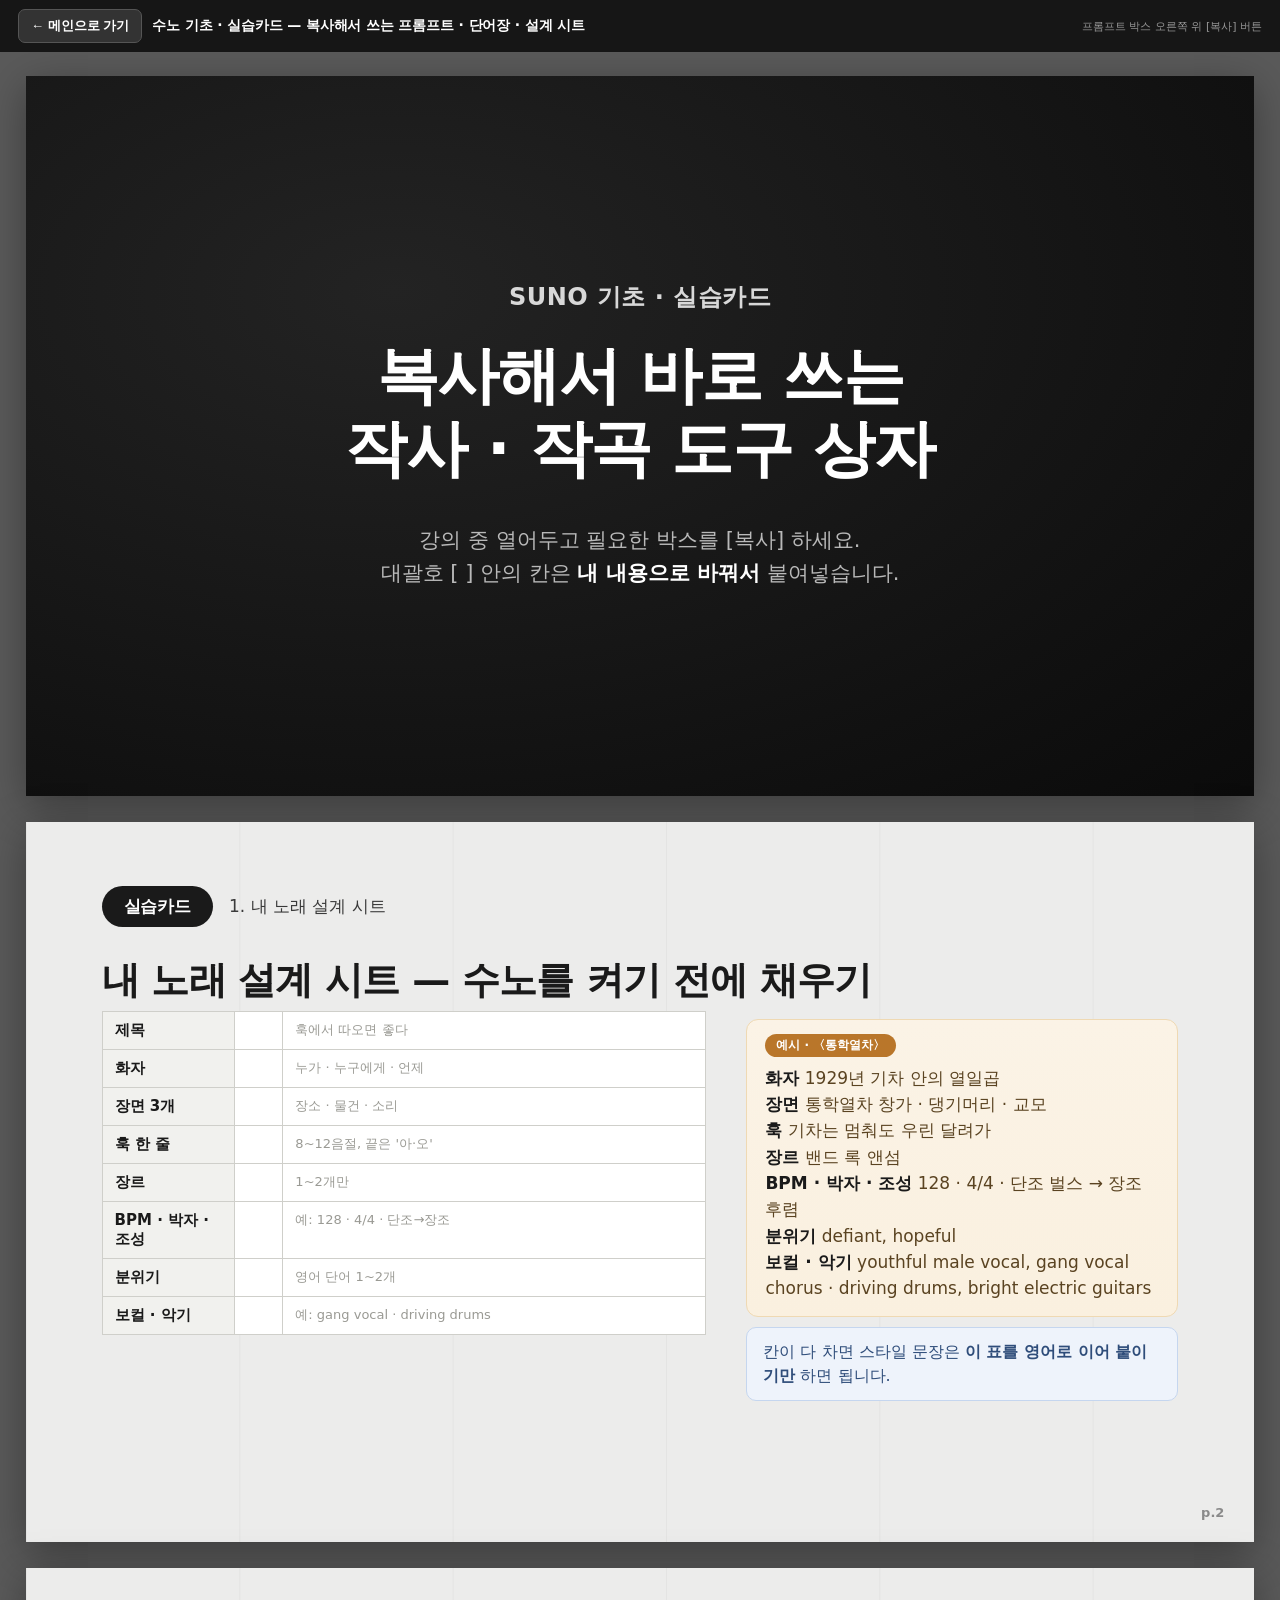
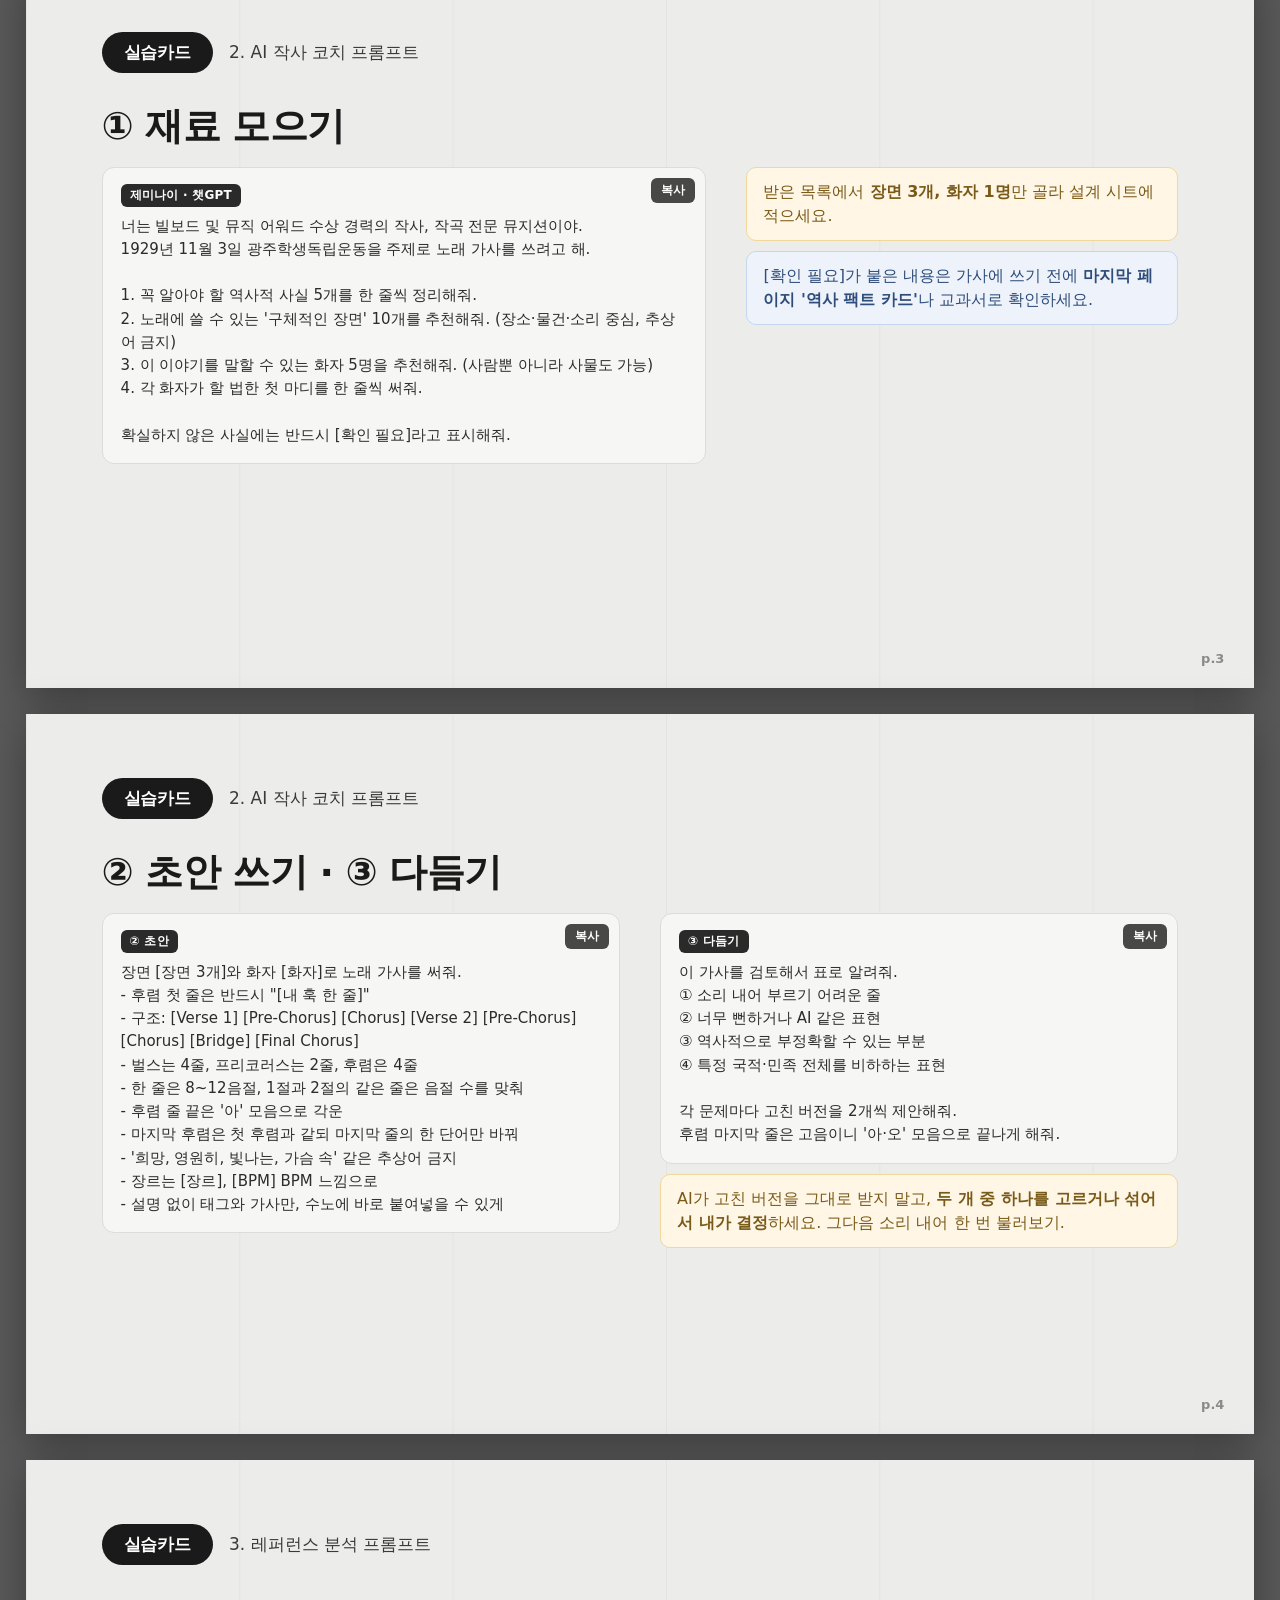
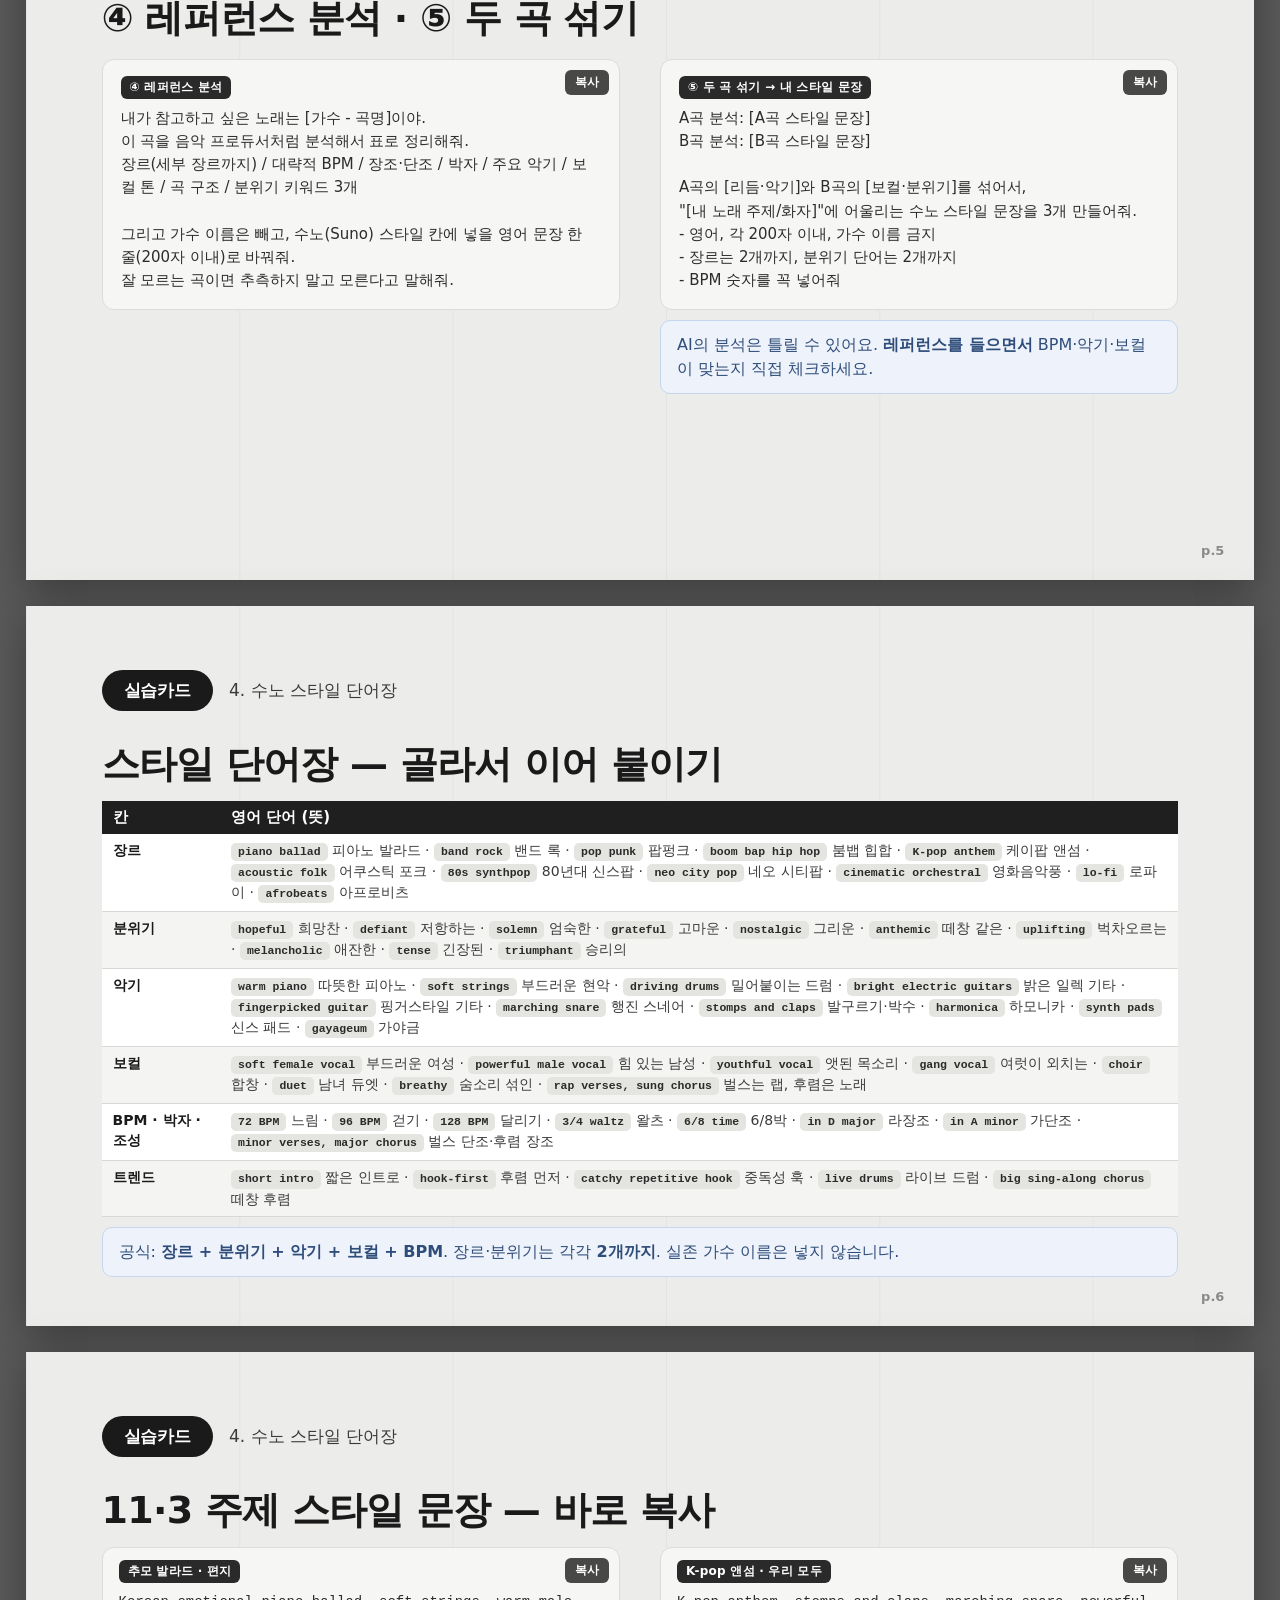
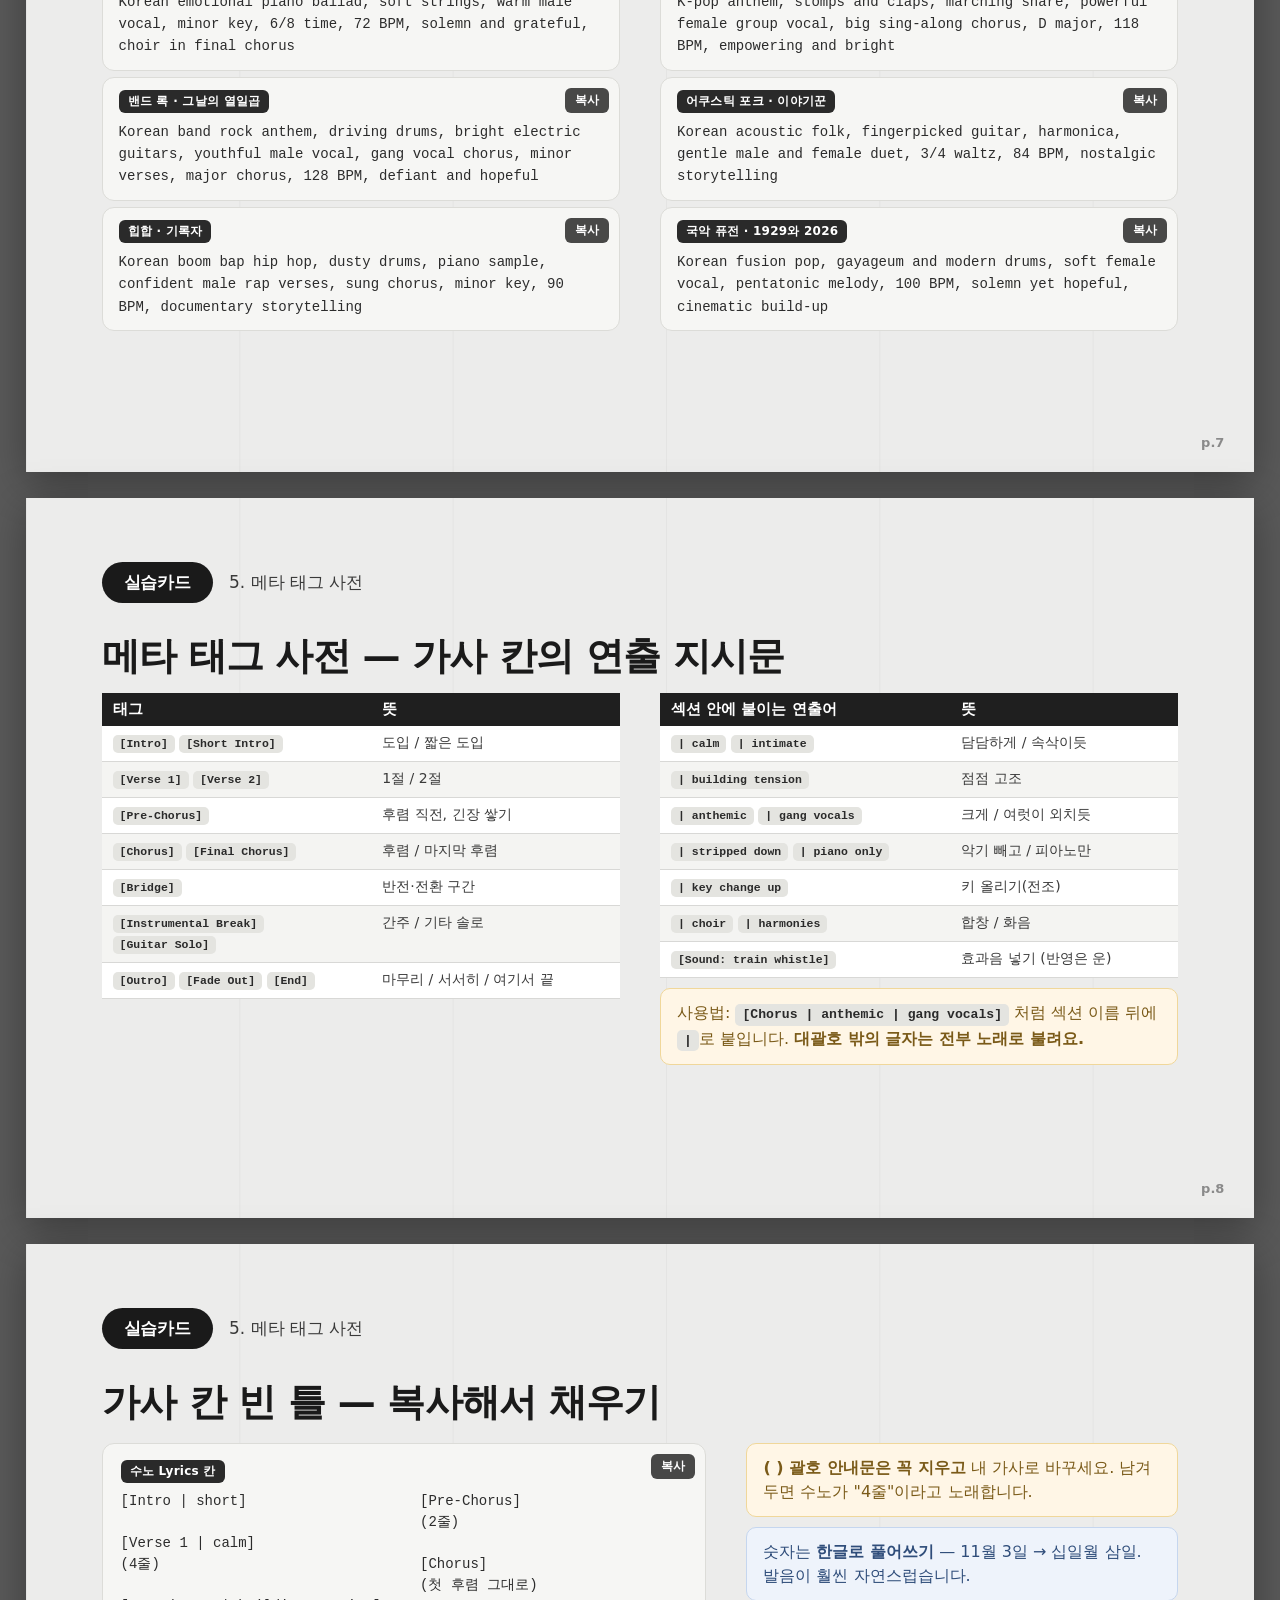
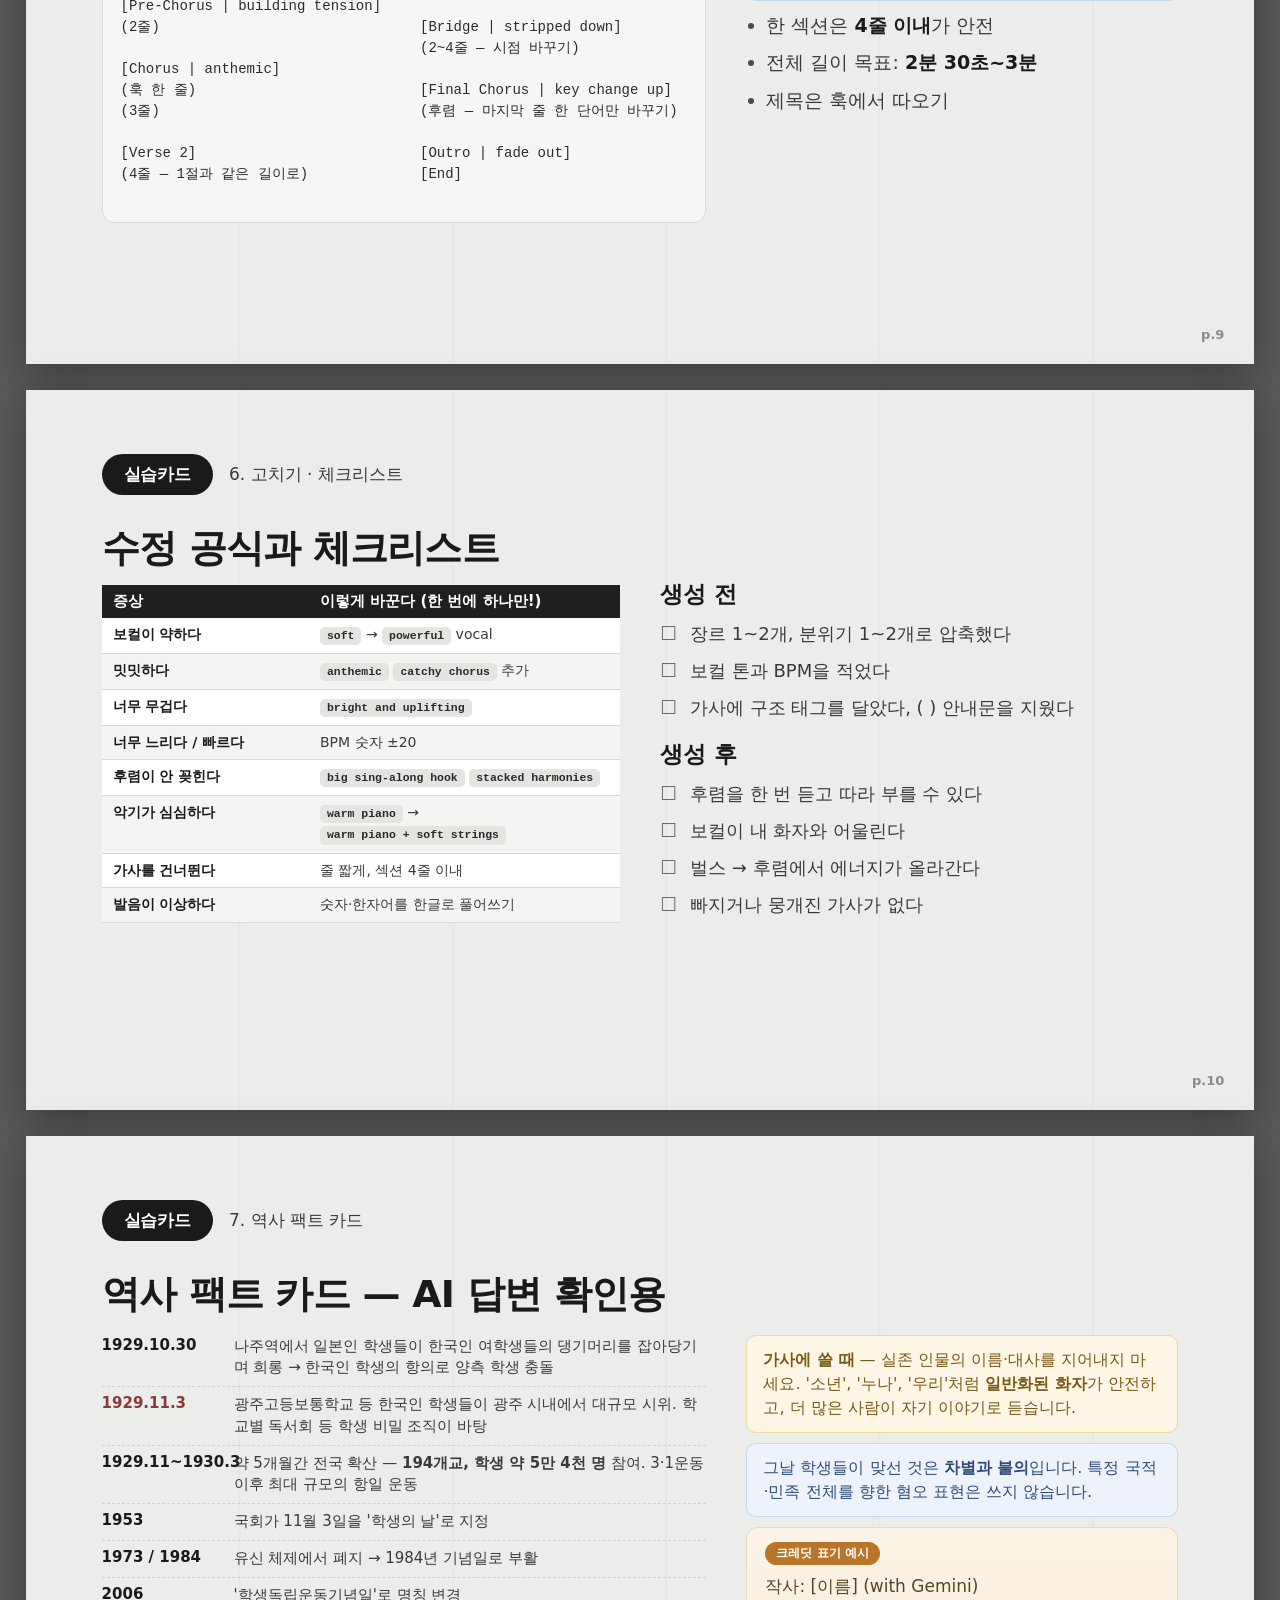
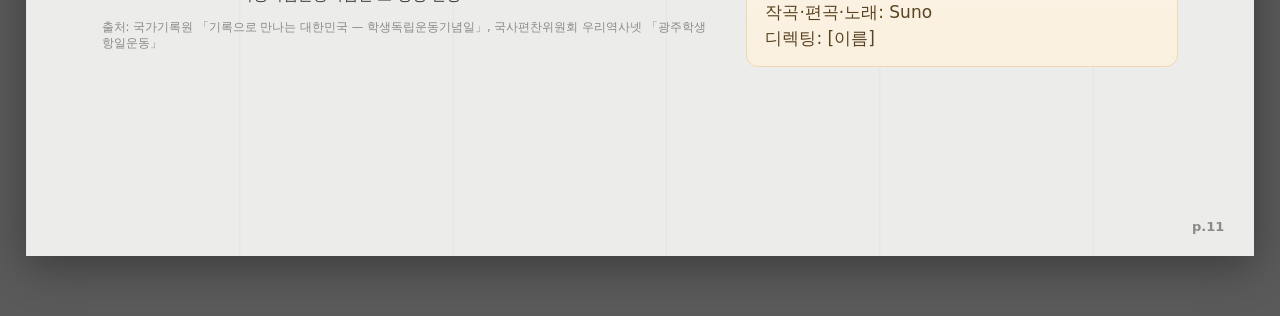
<file: practice.html>
<!DOCTYPE html>
<html lang="ko">
<head>
<meta charset="UTF-8">
<meta name="viewport" content="width=device-width, initial-scale=1">
<title>수노 기초 실습카드</title>
<style data-source="deck.css">
/* =========================================================
   AI 영상 제작 강의 — 슬라이드 덱 디자인 시스템
   참고 PDF(Session) 레이아웃 재현
   ========================================================= */



:root {
  --bg-light: #ececeb;
  --bg-grid: rgba(0, 0, 0, 0.035);
  --bg-dark: #111111;
  --ink: #1a1a1a;
  --ink-soft: #3a3a3a;
  --muted: #8a8a8a;
  --line: #d8d8d6;
  --pill-bg: #1a1a1a;
  --pill-ink: #ffffff;
  --accent: #1a1a1a;
  --prompt-bg: #f6f6f4;
  --prompt-border: #dcdcd8;
  --table-head: #1f1f1f;
  --table-stripe: #f4f4f2;
  --ph-bg: #e3e3e0;
  --ph-border: #c4c4be;

  /* 슬라이드 기준 크기 (16:9) */
  --slide-w: 1280px;
  --slide-h: 720px;
}

* { box-sizing: border-box; }

html, body {
  margin: 0;
  padding: 0;
  font-family: "Pretendard", system-ui, -apple-system, sans-serif;
  color: var(--ink);
  background: #5a5a5a;
  -webkit-font-smoothing: antialiased;
}

/* 인쇄(PDF) 시 배경/그래픽 강제 출력 */
.slide, .slide * {
  -webkit-print-color-adjust: exact;
  print-color-adjust: exact;
}

/* ---------- 상단 컨트롤 바 (화면 전용) ---------- */
.toolbar {
  position: fixed;
  top: 0; left: 0; right: 0;
  height: 52px;
  display: flex;
  align-items: center;
  gap: 10px;
  padding: 0 18px;
  background: rgba(17, 17, 17, 0.92);
  backdrop-filter: blur(6px);
  z-index: 1000;
  color: #fff;
}
.toolbar .title {
  font-weight: 700;
  font-size: 14px;
  margin-right: auto;
  letter-spacing: -0.01em;
}
.toolbar button {
  font-family: inherit;
  font-weight: 600;
  font-size: 13px;
  color: #fff;
  background: rgba(255, 255, 255, 0.12);
  border: 1px solid rgba(255, 255, 255, 0.18);
  border-radius: 8px;
  padding: 7px 14px;
  cursor: pointer;
  transition: background 0.15s;
}
.toolbar button:hover { background: rgba(255, 255, 255, 0.24); }
.toolbar .hint { font-size: 11px; color: rgba(255,255,255,0.55); font-weight: 500; }

/* ---------- 슬라이드 스택 ---------- */
.deck {
  padding: 76px 0 60px;
  display: flex;
  flex-direction: column;
  align-items: center;
  gap: 26px;
}

.slide {
  position: relative;
  width: var(--slide-w);
  height: var(--slide-h);
  max-width: 96vw;
  background: var(--bg-light);
  overflow: hidden;
  box-shadow: 0 10px 40px rgba(0, 0, 0, 0.35);
  /* 미세 세로 그리드 */
  background-image:
    linear-gradient(90deg, var(--bg-grid) 1px, transparent 1px);
  background-size: calc(var(--slide-w) / 6) 100%;
}

/* 본문 패딩 영역 */
.slide__pad {
  position: absolute;
  inset: 0;
  padding: 64px 76px;
  display: flex;
  flex-direction: column;
}

/* ---------- 러닝 헤더 (session 알약 + 부제) ---------- */
.runhead {
  display: flex;
  align-items: center;
  gap: 16px;
  margin-bottom: 30px;
}
.pill {
  display: inline-flex;
  align-items: center;
  background: var(--pill-bg);
  color: var(--pill-ink);
  font-weight: 700;
  font-size: 17px;
  letter-spacing: -0.01em;
  padding: 9px 22px;
  border-radius: 999px;
}
.runhead .subj {
  color: var(--ink-soft);
  font-size: 17px;
  font-weight: 500;
}
.slide__num {
  position: absolute;
  right: 30px;
  bottom: 22px;
  font-size: 13px;
  color: var(--muted);
  font-weight: 600;
}

/* ---------- 타이틀 슬라이드 (다크) ---------- */
.slide--title {
  background-color: var(--bg-dark);
  background-image: radial-gradient(120% 120% at 30% 30%, #232323 0%, var(--bg-dark) 60%, #060606 100%);
  background-size: 100% 100%;
}
.slide--title .slide__pad {
  align-items: center;
  justify-content: center;
  text-align: center;
}
.slide--title .eyebrow {
  color: #d8d8d8;
  font-weight: 700;
  font-size: 24px;
  letter-spacing: 0.02em;
  margin-bottom: 26px;
}
.slide--title h1 {
  color: #fff;
  font-weight: 800;
  font-size: 62px;
  line-height: 1.18;
  letter-spacing: -0.02em;
  margin: 0;
}
.slide--title .quote {
  margin-top: 38px;
  max-width: 760px;
  color: #b9b9b9;
  font-size: 21px;
  font-weight: 400;
  line-height: 1.6;
}

/* ---------- 섹션 구분 슬라이드 ---------- */
.slide--section .slide__pad {
  align-items: flex-start;
  justify-content: center;
}
.slide--section .sec-kicker {
  font-size: 20px;
  font-weight: 600;
  color: var(--muted);
  margin-bottom: 14px;
}
.slide--section h2 {
  font-weight: 800;
  font-size: 58px;
  line-height: 1.2;
  letter-spacing: -0.02em;
  margin: 0;
  max-width: 1000px;
}
.slide--section .sec-quote {
  margin-top: 30px;
  font-size: 22px;
  font-weight: 400;
  color: var(--ink-soft);
  line-height: 1.55;
  max-width: 880px;
  border-left: 3px solid #cfcfcb;
  padding-left: 20px;
}

/* ---------- 본문 헤딩 ---------- */
.s-title {
  font-weight: 800;
  font-size: 38px;
  line-height: 1.25;
  letter-spacing: -0.02em;
  margin: 0 0 6px;
}
.s-sub {
  font-weight: 700;
  font-size: 23px;
  color: var(--ink);
  margin: 18px 0 10px;
}
.lead {
  font-size: 20px;
  color: var(--ink-soft);
  line-height: 1.55;
  margin: 4px 0 14px;
  font-weight: 500;
}

/* 본문 영역 스크롤 없이 채우기 위한 컨텐츠 래퍼 */
.body { flex: 1; min-height: 0; }
.cols {
  display: grid;
  grid-template-columns: 1fr 1fr;
  gap: 40px;
}
.cols--6040 { grid-template-columns: 1.4fr 1fr; }

/* ---------- 불릿 ---------- */
ul.bul {
  list-style: none;
  margin: 6px 0;
  padding: 0;
}
ul.bul > li {
  position: relative;
  padding-left: 20px;
  font-size: 19px;
  line-height: 1.5;
  color: var(--ink-soft);
  margin: 9px 0;
}
ul.bul > li::before {
  content: "";
  position: absolute;
  left: 2px; top: 12px;
  width: 6px; height: 6px;
  border-radius: 50%;
  background: #4a4a4a;
}
ul.bul strong, .lead strong, p strong { color: var(--ink); font-weight: 700; }
.small { font-size: 16px; }
.small > li { font-size: 16px; margin: 6px 0; }

/* ---------- 표 ---------- */
table.t {
  width: 100%;
  border-collapse: collapse;
  font-size: 16px;
  margin: 6px 0;
  background: #fff;
}
table.t th {
  background: var(--table-head);
  color: #fff;
  font-weight: 700;
  text-align: left;
  padding: 11px 14px;
  font-size: 15px;
}
table.t td {
  border-bottom: 1px solid var(--line);
  padding: 10px 14px;
  color: var(--ink-soft);
  vertical-align: top;
  line-height: 1.4;
}
table.t tr:nth-child(even) td { background: var(--table-stripe); }
table.t td strong { color: var(--ink); }
table.t.compact { font-size: 14px; }
table.t.compact th, table.t.compact td { padding: 7px 11px; }

/* ---------- 프롬프트 박스 ---------- */
.prompt {
  background: var(--prompt-bg);
  border: 1px solid var(--prompt-border);
  border-radius: 12px;
  padding: 16px 18px;
  margin: 10px 0;
}
.prompt .ptag {
  display: inline-block;
  font-size: 12px;
  font-weight: 700;
  color: #fff;
  background: #2a2a2a;
  border-radius: 6px;
  padding: 3px 9px;
  margin-bottom: 8px;
  letter-spacing: 0.02em;
}
.prompt .ptag.neg { background: #8a3a3a; }
.prompt p {
  margin: 0;
  font-size: 17px;
  line-height: 1.6;
  color: #2c2c2c;
  font-weight: 500;
}
.prompt p.kor { font-family: "Pretendard", sans-serif; }

/* 콜아웃 */
.callout {
  background: #fff6e6;
  border: 1px solid #f0d79a;
  border-radius: 10px;
  padding: 12px 16px;
  font-size: 16px;
  color: #7a5a18;
  line-height: 1.5;
  margin: 10px 0;
}
.callout.note { background: #eef3fb; border-color: #c5d6ef; color: #2f4d7a; }

/* 인용 */
.q {
  font-size: 19px;
  line-height: 1.6;
  color: var(--ink-soft);
  border-left: 3px solid #cfcfcb;
  padding-left: 18px;
  margin: 10px 0;
  font-weight: 400;
}

/* ---------- 이미지 슬롯 / 플레이스홀더 ---------- */
.imgslot {
  position: relative;
  width: 100%;
  border-radius: 12px;
  overflow: hidden;
  background: var(--ph-bg);
}
.imgslot.r169 { aspect-ratio: 16 / 9; }
.imgslot.r43  { aspect-ratio: 4 / 3; }
.imgslot.r34  { aspect-ratio: 3 / 4; }
.imgslot.r11  { aspect-ratio: 1 / 1; }
.imgslot img {
  width: 100%; height: 100%;
  object-fit: cover;
  display: block;
}
.imgslot .ph {
  position: absolute;
  inset: 0;
  display: flex;
  flex-direction: column;
  align-items: center;
  justify-content: center;
  gap: 6px;
  border: 2px dashed var(--ph-border);
  border-radius: 12px;
  color: #8c8c86;
  text-align: center;
  padding: 14px;
}
.imgslot .ph .ic { font-size: 26px; opacity: 0.6; }
.imgslot .ph .fn {
  font-size: 14px;
  font-weight: 700;
  color: #6c6c66;
  word-break: break-all;
}
.imgslot .ph .spec { font-size: 12px; color: #9a9a94; }
.cap {
  margin-top: 8px;
  font-size: 14px;
  color: var(--muted);
  font-weight: 500;
}

/* 체크리스트 */
ul.check { list-style: none; padding: 0; margin: 6px 0; }
ul.check > li {
  position: relative;
  padding-left: 30px;
  font-size: 18px;
  line-height: 1.5;
  color: var(--ink-soft);
  margin: 10px 0;
}
ul.check > li::before {
  content: "☐";
  position: absolute;
  left: 0; top: -1px;
  font-size: 19px;
  color: #6a6a6a;
}

/* 빈칸(워크시트) */
.blank {
  display: inline-block;
  min-width: 120px;
  border-bottom: 1.5px solid #b6b6b0;
  height: 1.1em;
}

/* 숫자 스텝 */
.steps { display: flex; flex-direction: column; gap: 12px; margin-top: 8px; }
.step { display: flex; gap: 14px; align-items: flex-start; }
.step .n {
  flex: none;
  width: 32px; height: 32px;
  border-radius: 50%;
  background: var(--ink);
  color: #fff;
  font-weight: 700;
  font-size: 16px;
  display: flex; align-items: center; justify-content: center;
}
.step .tx { font-size: 18px; line-height: 1.45; color: var(--ink-soft); padding-top: 3px; }
.step .tx strong { color: var(--ink); }

/* ---------- 차트 / 비교 시각화 (2강~) ---------- */
.chart {
  width: 100%;
  background: #fff;
  border: 1px solid var(--line);
  border-radius: 12px;
  padding: 14px 16px;
}
.chart svg { width: 100%; height: auto; display: block; }
.chart .ttl { font-size: 15px; font-weight: 700; color: var(--ink); margin-bottom: 6px; }

/* 감정 곡선 SVG 내부 색 토큰 */
.curve-axis { stroke: #c9c9c5; stroke-width: 1; }
.curve-grid { stroke: #ececea; stroke-width: 1; }
.curve-line { fill: none; stroke: #1a1a1a; stroke-width: 2.5; }
.curve-area { fill: rgba(26,26,26,0.06); stroke: none; }
.curve-dot  { fill: #1a1a1a; }
.curve-lab  { fill: #8a8a86; font-size: 11px; font-family: "Pretendard", sans-serif; }
.curve-val  { fill: #1a1a1a; font-size: 11px; font-weight: 700; font-family: "Pretendard", sans-serif; }

/* 작은 패턴 미니차트 묶음 */
.minis { display: grid; grid-template-columns: repeat(5, 1fr); gap: 12px; }
.mini { background: #fff; border: 1px solid var(--line); border-radius: 10px; padding: 10px; text-align: center; }
.mini svg { width: 100%; height: 56px; }
.mini .mt { font-size: 14px; font-weight: 700; margin-top: 6px; }
.mini .md { font-size: 12px; color: var(--muted); line-height: 1.35; margin-top: 2px; }
.mini .ml { fill: none; stroke: #1a1a1a; stroke-width: 2.2; }

/* 컷 길이 비교 바 (데모) */
.cutstrip { display: flex; gap: 4px; align-items: stretch; height: 46px; margin: 6px 0; }
.cutstrip .seg {
  background: #2a2a2a; border-radius: 5px;
  display: flex; align-items: center; justify-content: center;
  color: #fff; font-size: 12px; font-weight: 700;
}
.cutstrip.varied .seg.hot { background: #8a3a3a; }
.cutstrip.varied .seg.cool { background: #4a4a4a; }
.striplab { font-size: 13px; color: var(--muted); font-weight: 600; margin-top: 2px; }

/* ---------- 파이프라인 지도 (러닝 예제 흐름) ---------- */
.pipe { display: flex; align-items: stretch; gap: 0; margin: 10px 0; }
.pipe .pstep {
  flex: 1; background: #fff; border: 1px solid var(--line);
  border-radius: 12px; padding: 12px 10px; text-align: center;
}
.pipe .pstep.cur { border: 2px solid var(--ink); }
.pipe .pstep .pk {
  font-size: 12px; font-weight: 700; color: #fff; background: var(--ink);
  border-radius: 999px; padding: 3px 11px; display: inline-block; margin-bottom: 7px;
}
.pipe .pstep .pt { font-size: 15px; font-weight: 700; color: var(--ink); }
.pipe .pstep .pd { font-size: 12px; color: var(--muted); margin-top: 4px; line-height: 1.35; }
.pipe .parrow { display: flex; align-items: center; padding: 0 5px; color: #b8b8b4; font-size: 17px; font-weight: 800; }

/* 막연→구체 비교 칩 */
.cmp { display: grid; grid-template-columns: 1fr 1fr; gap: 14px; margin: 10px 0; }
.cmp .bad, .cmp .good {
  border-radius: 12px; padding: 14px 16px; font-size: 16px; line-height: 1.5;
}
.cmp .bad { background: #f7eeee; border: 1px solid #e3c9c9; color: #6e3a3a; }
.cmp .good { background: #eef4ee; border: 1px solid #c7ddc7; color: #2f5a30; }
.cmp .lab { font-size: 12px; font-weight: 700; letter-spacing: .02em; display: block; margin-bottom: 5px; }

/* 러닝 예제 강조 박스 */
.runex {
  background: linear-gradient(180deg,#fbf3e6 0%, #faf0df 100%);
  border: 1px solid #efd9b3; border-radius: 12px; padding: 14px 18px; margin: 8px 0;
}
.runex .rx { font-size: 12px; font-weight: 700; color: #fff; background: #b9762a; border-radius: 999px; padding: 3px 11px; display: inline-block; margin-bottom: 8px; }
.runex p { margin: 0; font-size: 17px; line-height: 1.55; color: #5a4321; }
.runex p.kor { color: #4a3a1a; }

/* 채워진(완성 예시) 표 강조 */
table.t.filled td { background: #fbf6ee; }
table.t.filled tr:nth-child(even) td { background: #f6efe2; }
table.t.filled th { background: #7a5a2a; }

/* ================= 인쇄(PDF) ================= */
@page { size: 1280px 720px; margin: 0; }
@media print {
  html, body { background: #fff; }
  .toolbar { display: none !important; }
  .deck { padding: 0; gap: 0; }
  .slide {
    box-shadow: none;
    max-width: none;
    width: 1280px;
    height: 720px;
    page-break-after: always;
    break-after: page;
  }
  .imgslot .ph { border-color: #c4c4be; }
}

</style>
<style data-source="suno.css">
/* =========================================================
   suno.css — 수노 기초 강의 전용 추가 컴포넌트
   deck.css(공통 디자인 시스템) 위에 얹어서 사용
   ========================================================= */

/* 영문 키워드 칩 (수노 스타일 단어) */
.kw {
  display: inline-block;
  font-family: "SF Mono", "Menlo", "Consolas", monospace;
  font-size: 0.82em;
  font-weight: 600;
  color: #2a2a2a;
  background: #e4e4e0;
  border-radius: 5px;
  padding: 1px 7px;
  margin: 1px 0;
  white-space: nowrap;
}

/* 가사 박스 (줄바꿈 유지) */
.lyr {
  background: #fff;
  border: 1px solid var(--line);
  border-radius: 12px;
  padding: 14px 18px;
  font-size: 16px;
  line-height: 1.6;
  color: #2c2c2c;
  white-space: pre-line;
}
.lyr .tag {
  font-family: "SF Mono", "Menlo", "Consolas", monospace;
  font-size: 12.5px;
  font-weight: 700;
  color: #8a3a3a;
}
.lyr-cols { display: grid; grid-template-columns: 1fr 1fr 1fr; gap: 12px; }

/* 운율 하이라이트 */
.hl-a { background: #fde7b0; border-radius: 3px; }            /* 각운 */
.hl-b { border-bottom: 3px solid #6b8fd6; }                                    /* 반복 */
.hl-c { background: #d9ecd9; border-radius: 3px; }            /* 두운/대구 */
.legend { display: flex; gap: 16px; font-size: 13px; color: var(--muted); font-weight: 600; margin: 6px 0; }
.legend span { display: inline-flex; align-items: center; gap: 6px; }

table.t .kw { white-space: normal; }
.legend i, .legend b { font-style: normal; font-weight: 600; padding: 0 4px; }

/* 카드 그리드 */
.cards { display: grid; gap: 12px; }
.cards.c2 { grid-template-columns: repeat(2, 1fr); }
.cards.c3 { grid-template-columns: repeat(3, 1fr); }
.cards.c5 { grid-template-columns: repeat(5, 1fr); }
.card {
  background: #fff;
  border: 1px solid var(--line);
  border-radius: 12px;
  padding: 12px 14px;
}
.card .ct { font-size: 18px; font-weight: 800; color: var(--ink); margin-bottom: 4px; letter-spacing: -0.01em; }
.card .cn { font-size: 12px; font-weight: 700; color: var(--muted); margin-bottom: 2px; }
.card .cd { font-size: 15px; color: var(--ink-soft); line-height: 1.45; }
.card .ck { margin-top: 7px; font-size: 13px; line-height: 1.5; }
.card.dark { background: var(--ink); border-color: var(--ink); }
.card.dark .ct { color: #fff; }
.card.dark .cd { color: #cfcfcf; }

/* BPM 자 */
.ruler { display: flex; gap: 4px; margin: 6px 0 2px; }
.ruler .seg {
  border-radius: 6px; padding: 8px 8px; color: #fff; font-size: 13px; font-weight: 700; text-align: center;
}
.ruler .seg small { display: block; font-size: 11px; font-weight: 500; opacity: .8; margin-top: 2px; }

/* 연표 */
.tl { display: flex; flex-direction: column; gap: 0; margin: 4px 0; }
.tl .row { display: grid; grid-template-columns: 118px 1fr; gap: 14px; padding: 7px 0; border-bottom: 1px dashed #d2d2ce; }
.tl .row:last-child { border-bottom: none; }
.tl .d { font-weight: 800; font-size: 15px; color: var(--ink); }
.tl .e { font-size: 15px; color: var(--ink-soft); line-height: 1.45; }
.tl .row.key .d { color: #8a3a3a; }

/* 작은 출처 표기 */
.src { font-size: 11.5px; color: var(--muted); margin-top: 6px; line-height: 1.4; }

/* 프롬프트 본문 줄바꿈 유지 */
.prompt p.pre { white-space: pre-line; font-size: 15px; line-height: 1.55; }
.prompt p.en { font-family: "SF Mono", "Menlo", "Consolas", monospace; font-size: 14px; }

/* 복사 버튼 (화면 전용) */
.prompt { position: relative; }
.copybtn {
  position: absolute; top: 10px; right: 10px;
  font-family: inherit; font-size: 12px; font-weight: 700;
  color: #fff; background: #2a2a2a; border: none; border-radius: 6px;
  padding: 4px 10px; cursor: pointer; opacity: .85;
}
.copybtn:hover { opacity: 1; }
.copybtn.ok { background: #2f6a33; }
@media print { .copybtn { display: none !important; } }

/* 워크시트 칸 */
.ws { width: 100%; border-collapse: collapse; background: #fff; font-size: 15px; }
.ws td { border: 1px solid #cfcfca; padding: 9px 12px; vertical-align: top; }
.ws td.h { width: 22%; background: #f1f1ee; font-weight: 700; color: var(--ink); }
.ws td.hint { color: #9a9a94; font-size: 13px; }

</style>
<style data-source="classroom-navigation">
.toolbar .classroom-home,.bar .classroom-home{display:inline-flex;align-items:center;flex-shrink:0;gap:6px;padding:8px 12px;border:1px solid #555;border-radius:7px;background:#333;color:#fff;font:600 13px/1.2 -apple-system,BlinkMacSystemFont,"Apple SD Gothic Neo","Malgun Gothic",sans-serif;text-decoration:none;white-space:nowrap}
.toolbar .classroom-home:hover,.bar .classroom-home:hover{background:#494949}
.toolbar .classroom-home:focus-visible,.bar .classroom-home:focus-visible{outline:3px solid #7fa7b2;outline-offset:3px}
@media(max-width:760px){.toolbar .title,.toolbar>strong,.bar>span{min-width:0;overflow:hidden;text-overflow:ellipsis;white-space:nowrap}.toolbar .hint{display:none}}
@media print{.classroom-home{display:none!important}}
</style>
</head>
<body>

<div class="toolbar"><a class="classroom-home" href="./" aria-label="메인으로 가기">← 메인으로 가기</a>
  <div class="title">수노 기초 · 실습카드 — 복사해서 쓰는 프롬프트 · 단어장 · 설계 시트</div>
  <span class="hint">프롬프트 박스 오른쪽 위 [복사] 버튼</span>
  
  
</div>

<div class="deck">

<!-- ================= 타이틀 ================= -->
<section class="slide slide--title">
  <div class="slide__pad">
    <div class="eyebrow">SUNO 기초 · 실습카드</div>
    <h1>복사해서 바로 쓰는<br>작사 · 작곡 도구 상자</h1>
    <div class="quote">강의 중 열어두고 필요한 박스를 [복사] 하세요.<br>대괄호 [ ] 안의 칸은 <strong style="color:#fff">내 내용으로 바꿔서</strong> 붙여넣습니다.</div>
  </div>
</section>

<!-- ================= 설계 시트 ================= -->
<section class="slide">
  <div class="slide__pad">
    <div class="runhead"><span class="pill">실습카드</span><span class="subj">1. 내 노래 설계 시트</span></div>
    <h2 class="s-title">내 노래 설계 시트 — 수노를 켜기 전에 채우기</h2>
    <div class="body cols cols--6040">
      <div>
        <table class="ws">
          <tr><td class="h">제목</td><td></td><td class="hint">훅에서 따오면 좋다</td></tr>
          <tr><td class="h">화자</td><td></td><td class="hint">누가 · 누구에게 · 언제</td></tr>
          <tr><td class="h">장면 3개</td><td></td><td class="hint">장소 · 물건 · 소리</td></tr>
          <tr><td class="h">훅 한 줄</td><td></td><td class="hint">8~12음절, 끝은 '아·오'</td></tr>
          <tr><td class="h">장르</td><td></td><td class="hint">1~2개만</td></tr>
          <tr><td class="h">BPM · 박자 · 조성</td><td></td><td class="hint">예: 128 · 4/4 · 단조→장조</td></tr>
          <tr><td class="h">분위기</td><td></td><td class="hint">영어 단어 1~2개</td></tr>
          <tr><td class="h">보컬 · 악기</td><td></td><td class="hint">예: gang vocal · driving drums</td></tr>
        </table>
      </div>
      <div>
        <div class="runex"><span class="rx">예시 · 〈통학열차〉</span>
          <p><strong>화자</strong> 1929년 기차 안의 열일곱<br>
          <strong>장면</strong> 통학열차 창가 · 댕기머리 · 교모<br>
          <strong>훅</strong> 기차는 멈춰도 우린 달려가<br>
          <strong>장르</strong> 밴드 록 앤섬<br>
          <strong>BPM · 박자 · 조성</strong> 128 · 4/4 · 단조 벌스 → 장조 후렴<br>
          <strong>분위기</strong> defiant, hopeful<br>
          <strong>보컬 · 악기</strong> youthful male vocal, gang vocal chorus · driving drums, bright electric guitars</p>
        </div>
        <div class="callout note">칸이 다 차면 스타일 문장은 <strong>이 표를 영어로 이어 붙이기만</strong> 하면 됩니다.</div>
      </div>
    </div>
  </div>
</section>

<!-- ================= 프롬프트 1 ================= -->
<section class="slide">
  <div class="slide__pad">
    <div class="runhead"><span class="pill">실습카드</span><span class="subj">2. AI 작사 코치 프롬프트</span></div>
    <h2 class="s-title">① 재료 모으기</h2>
    <div class="body cols cols--6040">
      <div>
        <div class="prompt" data-copy><span class="ptag">제미나이 · 챗GPT</span>
<p class="pre">너는 빌보드 및 뮤직 어워드 수상 경력의 작사, 작곡 전문 뮤지션이야.
1929년 11월 3일 광주학생독립운동을 주제로 노래 가사를 쓰려고 해.

1. 꼭 알아야 할 역사적 사실 5개를 한 줄씩 정리해줘.
2. 노래에 쓸 수 있는 '구체적인 장면' 10개를 추천해줘. (장소·물건·소리 중심, 추상어 금지)
3. 이 이야기를 말할 수 있는 화자 5명을 추천해줘. (사람뿐 아니라 사물도 가능)
4. 각 화자가 할 법한 첫 마디를 한 줄씩 써줘.

확실하지 않은 사실에는 반드시 [확인 필요]라고 표시해줘.</p>
        </div>
      </div>
      <div>
        <div class="callout">받은 목록에서 <strong>장면 3개, 화자 1명</strong>만 골라 설계 시트에 적으세요.</div>
        <div class="callout note">[확인 필요]가 붙은 내용은 가사에 쓰기 전에 <strong>마지막 페이지 '역사 팩트 카드'</strong>나 교과서로 확인하세요.</div>
      </div>
    </div>
  </div>
</section>

<!-- ================= 프롬프트 2,3 ================= -->
<section class="slide">
  <div class="slide__pad">
    <div class="runhead"><span class="pill">실습카드</span><span class="subj">2. AI 작사 코치 프롬프트</span></div>
    <h2 class="s-title">② 초안 쓰기 · ③ 다듬기</h2>
    <div class="body cols">
      <div>
        <div class="prompt" data-copy><span class="ptag">② 초안</span>
<p class="pre">장면 [장면 3개]와 화자 [화자]로 노래 가사를 써줘.
- 후렴 첫 줄은 반드시 "[내 훅 한 줄]"
- 구조: [Verse 1] [Pre-Chorus] [Chorus] [Verse 2] [Pre-Chorus] [Chorus] [Bridge] [Final Chorus]
- 벌스는 4줄, 프리코러스는 2줄, 후렴은 4줄
- 한 줄은 8~12음절, 1절과 2절의 같은 줄은 음절 수를 맞춰
- 후렴 줄 끝은 '아' 모음으로 각운
- 마지막 후렴은 첫 후렴과 같되 마지막 줄의 한 단어만 바꿔
- '희망, 영원히, 빛나는, 가슴 속' 같은 추상어 금지
- 장르는 [장르], [BPM] BPM 느낌으로
- 설명 없이 태그와 가사만, 수노에 바로 붙여넣을 수 있게</p>
        </div>
      </div>
      <div>
        <div class="prompt" data-copy><span class="ptag">③ 다듬기</span>
<p class="pre">이 가사를 검토해서 표로 알려줘.
① 소리 내어 부르기 어려운 줄
② 너무 뻔하거나 AI 같은 표현
③ 역사적으로 부정확할 수 있는 부분
④ 특정 국적·민족 전체를 비하하는 표현

각 문제마다 고친 버전을 2개씩 제안해줘.
후렴 마지막 줄은 고음이니 '아·오' 모음으로 끝나게 해줘.</p>
        </div>
        <div class="callout">AI가 고친 버전을 그대로 받지 말고, <strong>두 개 중 하나를 고르거나 섞어서 내가 결정</strong>하세요. 그다음 소리 내어 한 번 불러보기.</div>
      </div>
    </div>
  </div>
</section>

<!-- ================= 프롬프트 4,5 ================= -->
<section class="slide">
  <div class="slide__pad">
    <div class="runhead"><span class="pill">실습카드</span><span class="subj">3. 레퍼런스 분석 프롬프트</span></div>
    <h2 class="s-title">④ 레퍼런스 분석 · ⑤ 두 곡 섞기</h2>
    <div class="body cols">
      <div>
        <div class="prompt" data-copy><span class="ptag">④ 레퍼런스 분석</span>
<p class="pre">내가 참고하고 싶은 노래는 [가수 - 곡명]이야.
이 곡을 음악 프로듀서처럼 분석해서 표로 정리해줘.
장르(세부 장르까지) / 대략적 BPM / 장조·단조 / 박자 / 주요 악기 / 보컬 톤 / 곡 구조 / 분위기 키워드 3개

그리고 가수 이름은 빼고, 수노(Suno) 스타일 칸에 넣을 영어 문장 한 줄(200자 이내)로 바꿔줘.
잘 모르는 곡이면 추측하지 말고 모른다고 말해줘.</p>
        </div>
      </div>
      <div>
        <div class="prompt" data-copy><span class="ptag">⑤ 두 곡 섞기 → 내 스타일 문장</span>
<p class="pre">A곡 분석: [A곡 스타일 문장]
B곡 분석: [B곡 스타일 문장]

A곡의 [리듬·악기]와 B곡의 [보컬·분위기]를 섞어서,
"[내 노래 주제/화자]"에 어울리는 수노 스타일 문장을 3개 만들어줘.
- 영어, 각 200자 이내, 가수 이름 금지
- 장르는 2개까지, 분위기 단어는 2개까지
- BPM 숫자를 꼭 넣어줘</p>
        </div>
        <div class="callout note">AI의 분석은 틀릴 수 있어요. <strong>레퍼런스를 들으면서</strong> BPM·악기·보컬이 맞는지 직접 체크하세요.</div>
      </div>
    </div>
  </div>
</section>

<!-- ================= 스타일 단어장 ================= -->
<section class="slide">
  <div class="slide__pad">
    <div class="runhead"><span class="pill">실습카드</span><span class="subj">4. 수노 스타일 단어장</span></div>
    <h2 class="s-title">스타일 단어장 — 골라서 이어 붙이기</h2>
    <div class="body">
      <table class="t compact">
        <thead><tr><th style="width:11%">칸</th><th>영어 단어 (뜻)</th></tr></thead>
        <tbody>
          <tr><td><strong>장르</strong></td><td><span class="kw">piano ballad</span> 피아노 발라드 · <span class="kw">band rock</span> 밴드 록 · <span class="kw">pop punk</span> 팝펑크 · <span class="kw">boom bap hip hop</span> 붐뱁 힙합 · <span class="kw">K-pop anthem</span> 케이팝 앤섬 · <span class="kw">acoustic folk</span> 어쿠스틱 포크 · <span class="kw">80s synthpop</span> 80년대 신스팝 · <span class="kw">neo city pop</span> 네오 시티팝 · <span class="kw">cinematic orchestral</span> 영화음악풍 · <span class="kw">lo-fi</span> 로파이 · <span class="kw">afrobeats</span> 아프로비츠</td></tr>
          <tr><td><strong>분위기</strong></td><td><span class="kw">hopeful</span> 희망찬 · <span class="kw">defiant</span> 저항하는 · <span class="kw">solemn</span> 엄숙한 · <span class="kw">grateful</span> 고마운 · <span class="kw">nostalgic</span> 그리운 · <span class="kw">anthemic</span> 떼창 같은 · <span class="kw">uplifting</span> 벅차오르는 · <span class="kw">melancholic</span> 애잔한 · <span class="kw">tense</span> 긴장된 · <span class="kw">triumphant</span> 승리의</td></tr>
          <tr><td><strong>악기</strong></td><td><span class="kw">warm piano</span> 따뜻한 피아노 · <span class="kw">soft strings</span> 부드러운 현악 · <span class="kw">driving drums</span> 밀어붙이는 드럼 · <span class="kw">bright electric guitars</span> 밝은 일렉 기타 · <span class="kw">fingerpicked guitar</span> 핑거스타일 기타 · <span class="kw">marching snare</span> 행진 스네어 · <span class="kw">stomps and claps</span> 발구르기·박수 · <span class="kw">harmonica</span> 하모니카 · <span class="kw">synth pads</span> 신스 패드 · <span class="kw">gayageum</span> 가야금</td></tr>
          <tr><td><strong>보컬</strong></td><td><span class="kw">soft female vocal</span> 부드러운 여성 · <span class="kw">powerful male vocal</span> 힘 있는 남성 · <span class="kw">youthful vocal</span> 앳된 목소리 · <span class="kw">gang vocal</span> 여럿이 외치는 · <span class="kw">choir</span> 합창 · <span class="kw">duet</span> 남녀 듀엣 · <span class="kw">breathy</span> 숨소리 섞인 · <span class="kw">rap verses, sung chorus</span> 벌스는 랩, 후렴은 노래</td></tr>
          <tr><td><strong>BPM · 박자 · 조성</strong></td><td><span class="kw">72 BPM</span> 느림 · <span class="kw">96 BPM</span> 걷기 · <span class="kw">128 BPM</span> 달리기 · <span class="kw">3/4 waltz</span> 왈츠 · <span class="kw">6/8 time</span> 6/8박 · <span class="kw">in D major</span> 라장조 · <span class="kw">in A minor</span> 가단조 · <span class="kw">minor verses, major chorus</span> 벌스 단조·후렴 장조</td></tr>
          <tr><td><strong>트렌드</strong></td><td><span class="kw">short intro</span> 짧은 인트로 · <span class="kw">hook-first</span> 후렴 먼저 · <span class="kw">catchy repetitive hook</span> 중독성 훅 · <span class="kw">live drums</span> 라이브 드럼 · <span class="kw">big sing-along chorus</span> 떼창 후렴</td></tr>
        </tbody>
      </table>
      <div class="callout note">공식: <strong>장르 + 분위기 + 악기 + 보컬 + BPM</strong>. 장르·분위기는 각각 <strong>2개까지</strong>. 실존 가수 이름은 넣지 않습니다.</div>
    </div>
  </div>
</section>

<!-- ================= 주제별 스타일 ================= -->
<section class="slide">
  <div class="slide__pad">
    <div class="runhead"><span class="pill">실습카드</span><span class="subj">4. 수노 스타일 단어장</span></div>
    <h2 class="s-title">11·3 주제 스타일 문장 — 바로 복사</h2>
    <div class="body cols">
      <div>
        <div class="prompt" data-copy style="padding:12px 16px;margin:6px 0"><span class="ptag">추모 발라드 · 편지</span><p class="en">Korean emotional piano ballad, soft strings, warm male vocal, minor key, 6/8 time, 72 BPM, solemn and grateful, choir in final chorus</p></div>
        <div class="prompt" data-copy style="padding:12px 16px;margin:6px 0"><span class="ptag">밴드 록 · 그날의 열일곱</span><p class="en">Korean band rock anthem, driving drums, bright electric guitars, youthful male vocal, gang vocal chorus, minor verses, major chorus, 128 BPM, defiant and hopeful</p></div>
        <div class="prompt" data-copy style="padding:12px 16px;margin:6px 0"><span class="ptag">힙합 · 기록자</span><p class="en">Korean boom bap hip hop, dusty drums, piano sample, confident male rap verses, sung chorus, minor key, 90 BPM, documentary storytelling</p></div>
      </div>
      <div>
        <div class="prompt" data-copy style="padding:12px 16px;margin:6px 0"><span class="ptag">K-pop 앤섬 · 우리 모두</span><p class="en">K-pop anthem, stomps and claps, marching snare, powerful female group vocal, big sing-along chorus, D major, 118 BPM, empowering and bright</p></div>
        <div class="prompt" data-copy style="padding:12px 16px;margin:6px 0"><span class="ptag">어쿠스틱 포크 · 이야기꾼</span><p class="en">Korean acoustic folk, fingerpicked guitar, harmonica, gentle male and female duet, 3/4 waltz, 84 BPM, nostalgic storytelling</p></div>
        <div class="prompt" data-copy style="padding:12px 16px;margin:6px 0"><span class="ptag">국악 퓨전 · 1929와 2026</span><p class="en">Korean fusion pop, gayageum and modern drums, soft female vocal, pentatonic melody, 100 BPM, solemn yet hopeful, cinematic build-up</p></div>
      </div>
    </div>
  </div>
</section>

<!-- ================= 메타태그 사전 ================= -->
<section class="slide">
  <div class="slide__pad">
    <div class="runhead"><span class="pill">실습카드</span><span class="subj">5. 메타 태그 사전</span></div>
    <h2 class="s-title">메타 태그 사전 — 가사 칸의 연출 지시문</h2>
    <div class="body cols">
      <div>
        <table class="t compact">
          <thead><tr><th style="width:52%">태그</th><th>뜻</th></tr></thead>
          <tbody>
            <tr><td><span class="kw">[Intro]</span> <span class="kw">[Short Intro]</span></td><td>도입 / 짧은 도입</td></tr>
            <tr><td><span class="kw">[Verse 1]</span> <span class="kw">[Verse 2]</span></td><td>1절 / 2절</td></tr>
            <tr><td><span class="kw">[Pre-Chorus]</span></td><td>후렴 직전, 긴장 쌓기</td></tr>
            <tr><td><span class="kw">[Chorus]</span> <span class="kw">[Final Chorus]</span></td><td>후렴 / 마지막 후렴</td></tr>
            <tr><td><span class="kw">[Bridge]</span></td><td>반전·전환 구간</td></tr>
            <tr><td><span class="kw">[Instrumental Break]</span> <span class="kw">[Guitar Solo]</span></td><td>간주 / 기타 솔로</td></tr>
            <tr><td><span class="kw">[Outro]</span> <span class="kw">[Fade Out]</span> <span class="kw">[End]</span></td><td>마무리 / 서서히 / 여기서 끝</td></tr>
          </tbody>
        </table>
      </div>
      <div>
        <table class="t compact">
          <thead><tr><th style="width:56%">섹션 안에 붙이는 연출어</th><th>뜻</th></tr></thead>
          <tbody>
            <tr><td><span class="kw">| calm</span> <span class="kw">| intimate</span></td><td>담담하게 / 속삭이듯</td></tr>
            <tr><td><span class="kw">| building tension</span></td><td>점점 고조</td></tr>
            <tr><td><span class="kw">| anthemic</span> <span class="kw">| gang vocals</span></td><td>크게 / 여럿이 외치듯</td></tr>
            <tr><td><span class="kw">| stripped down</span> <span class="kw">| piano only</span></td><td>악기 빼고 / 피아노만</td></tr>
            <tr><td><span class="kw">| key change up</span></td><td>키 올리기(전조)</td></tr>
            <tr><td><span class="kw">| choir</span> <span class="kw">| harmonies</span></td><td>합창 / 화음</td></tr>
            <tr><td><span class="kw">[Sound: train whistle]</span></td><td>효과음 넣기 (반영은 운)</td></tr>
          </tbody>
        </table>
        <div class="callout">사용법: <span class="kw">[Chorus | anthemic | gang vocals]</span> 처럼 섹션 이름 뒤에 <span class="kw">|</span>로 붙입니다. <strong>대괄호 밖의 글자는 전부 노래로 불려요.</strong></div>
      </div>
    </div>
  </div>
</section>

<!-- ================= 가사 템플릿 ================= -->
<section class="slide">
  <div class="slide__pad">
    <div class="runhead"><span class="pill">실습카드</span><span class="subj">5. 메타 태그 사전</span></div>
    <h2 class="s-title">가사 칸 빈 틀 — 복사해서 채우기</h2>
    <div class="body cols cols--6040">
      <div>
        <div class="prompt" data-copy><span class="ptag">수노 Lyrics 칸</span>
<p class="pre en" style="font-size:14px;line-height:1.5;column-count:2;column-gap:32px">[Intro | short]

[Verse 1 | calm]
(4줄)

[Pre-Chorus | building tension]
(2줄)

[Chorus | anthemic]
(훅 한 줄)
(3줄)

[Verse 2]
(4줄 — 1절과 같은 길이로)

[Pre-Chorus]
(2줄)

[Chorus]
(첫 후렴 그대로)

[Bridge | stripped down]
(2~4줄 — 시점 바꾸기)

[Final Chorus | key change up]
(후렴 — 마지막 줄 한 단어만 바꾸기)

[Outro | fade out]
[End]</p>
        </div>
      </div>
      <div>
        <div class="callout"><strong>( ) 괄호 안내문은 꼭 지우고</strong> 내 가사로 바꾸세요. 남겨두면 수노가 "4줄"이라고 노래합니다.</div>
        <div class="callout note">숫자는 <strong>한글로 풀어쓰기</strong> — 11월 3일 → 십일월 삼일. 발음이 훨씬 자연스럽습니다.</div>
        <ul class="bul small">
          <li>한 섹션은 <strong>4줄 이내</strong>가 안전</li>
          <li>전체 길이 목표: <strong>2분 30초~3분</strong></li>
          <li>제목은 훅에서 따오기</li>
        </ul>
      </div>
    </div>
  </div>
</section>

<!-- ================= 수정 공식 + 체크리스트 ================= -->
<section class="slide">
  <div class="slide__pad">
    <div class="runhead"><span class="pill">실습카드</span><span class="subj">6. 고치기 · 체크리스트</span></div>
    <h2 class="s-title">수정 공식과 체크리스트</h2>
    <div class="body cols">
      <div>
        <table class="t compact">
          <thead><tr><th style="width:40%">증상</th><th>이렇게 바꾼다 (한 번에 하나만!)</th></tr></thead>
          <tbody>
            <tr><td><strong>보컬이 약하다</strong></td><td><span class="kw">soft</span> → <span class="kw">powerful</span> vocal</td></tr>
            <tr><td><strong>밋밋하다</strong></td><td><span class="kw">anthemic</span> <span class="kw">catchy chorus</span> 추가</td></tr>
            <tr><td><strong>너무 무겁다</strong></td><td><span class="kw">bright and uplifting</span></td></tr>
            <tr><td><strong>너무 느리다 / 빠르다</strong></td><td>BPM 숫자 ±20</td></tr>
            <tr><td><strong>후렴이 안 꽂힌다</strong></td><td><span class="kw">big sing-along hook</span> <span class="kw">stacked harmonies</span></td></tr>
            <tr><td><strong>악기가 심심하다</strong></td><td><span class="kw">warm piano</span> → <span class="kw">warm piano + soft strings</span></td></tr>
            <tr><td><strong>가사를 건너뛴다</strong></td><td>줄 짧게, 섹션 4줄 이내</td></tr>
            <tr><td><strong>발음이 이상하다</strong></td><td>숫자·한자어를 한글로 풀어쓰기</td></tr>
          </tbody>
        </table>
      </div>
      <div>
        <p class="s-sub" style="margin-top:0">생성 전</p>
        <ul class="check small">
          <li>장르 1~2개, 분위기 1~2개로 압축했다</li>
          <li>보컬 톤과 BPM을 적었다</li>
          <li>가사에 구조 태그를 달았다, ( ) 안내문을 지웠다</li>
        </ul>
        <p class="s-sub">생성 후</p>
        <ul class="check small">
          <li>후렴을 한 번 듣고 따라 부를 수 있다</li>
          <li>보컬이 내 화자와 어울린다</li>
          <li>벌스 → 후렴에서 에너지가 올라간다</li>
          <li>빠지거나 뭉개진 가사가 없다</li>
        </ul>
      </div>
    </div>
  </div>
</section>

<!-- ================= 팩트 카드 ================= -->
<section class="slide">
  <div class="slide__pad">
    <div class="runhead"><span class="pill">실습카드</span><span class="subj">7. 역사 팩트 카드</span></div>
    <h2 class="s-title">역사 팩트 카드 — AI 답변 확인용</h2>
    <div class="body cols cols--6040">
      <div>
        <div class="tl">
          <div class="row"><div class="d">1929.10.30</div><div class="e">나주역에서 일본인 학생들이 한국인 여학생들의 댕기머리를 잡아당기며 희롱 → 한국인 학생의 항의로 양측 학생 충돌</div></div>
          <div class="row key"><div class="d">1929.11.3</div><div class="e">광주고등보통학교 등 한국인 학생들이 광주 시내에서 대규모 시위. 학교별 독서회 등 학생 비밀 조직이 바탕</div></div>
          <div class="row"><div class="d">1929.11~1930.3</div><div class="e">약 5개월간 전국 확산 — <strong>194개교, 학생 약 5만 4천 명</strong> 참여. 3·1운동 이후 최대 규모의 항일 운동</div></div>
          <div class="row"><div class="d">1953</div><div class="e">국회가 11월 3일을 '학생의 날'로 지정</div></div>
          <div class="row"><div class="d">1973 / 1984</div><div class="e">유신 체제에서 폐지 → 1984년 기념일로 부활</div></div>
          <div class="row"><div class="d">2006</div><div class="e">'학생독립운동기념일'로 명칭 변경</div></div>
        </div>
        <div class="src">출처: 국가기록원 「기록으로 만나는 대한민국 — 학생독립운동기념일」, 국사편찬위원회 우리역사넷 「광주학생항일운동」</div>
      </div>
      <div>
        <div class="callout"><strong>가사에 쓸 때</strong> — 실존 인물의 이름·대사를 지어내지 마세요. '소년', '누나', '우리'처럼 <strong>일반화된 화자</strong>가 안전하고, 더 많은 사람이 자기 이야기로 듣습니다.</div>
        <div class="callout note">그날 학생들이 맞선 것은 <strong>차별과 불의</strong>입니다. 특정 국적·민족 전체를 향한 혐오 표현은 쓰지 않습니다.</div>
        <div class="runex"><span class="rx">크레딧 표기 예시</span>
          <p>작사: [이름] (with Gemini)<br>작곡·편곡·노래: Suno<br>디렉팅: [이름]</p>
        </div>
      </div>
    </div>
  </div>
</section>

</div>
<script src="deck.js?v=3"></script>
<script src="suno.js?v=1"></script>
</body>
</html>
</file>
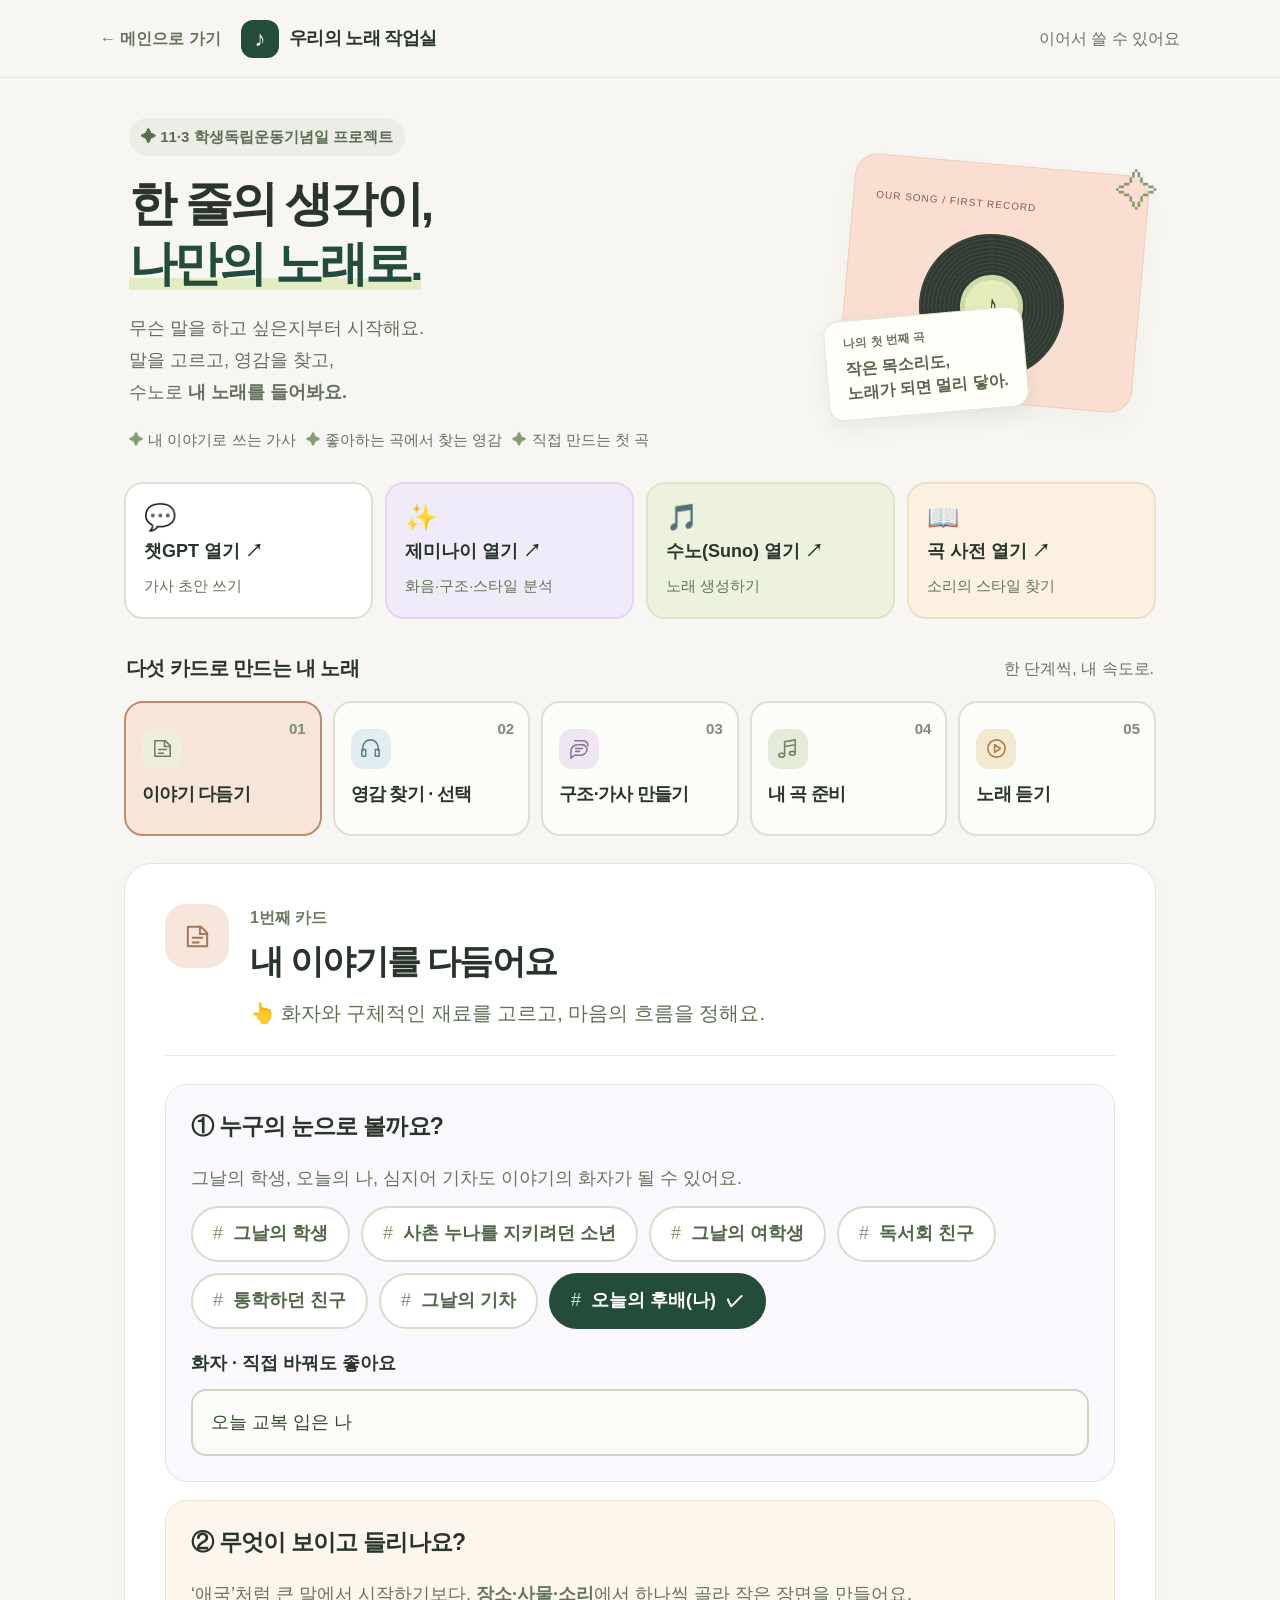
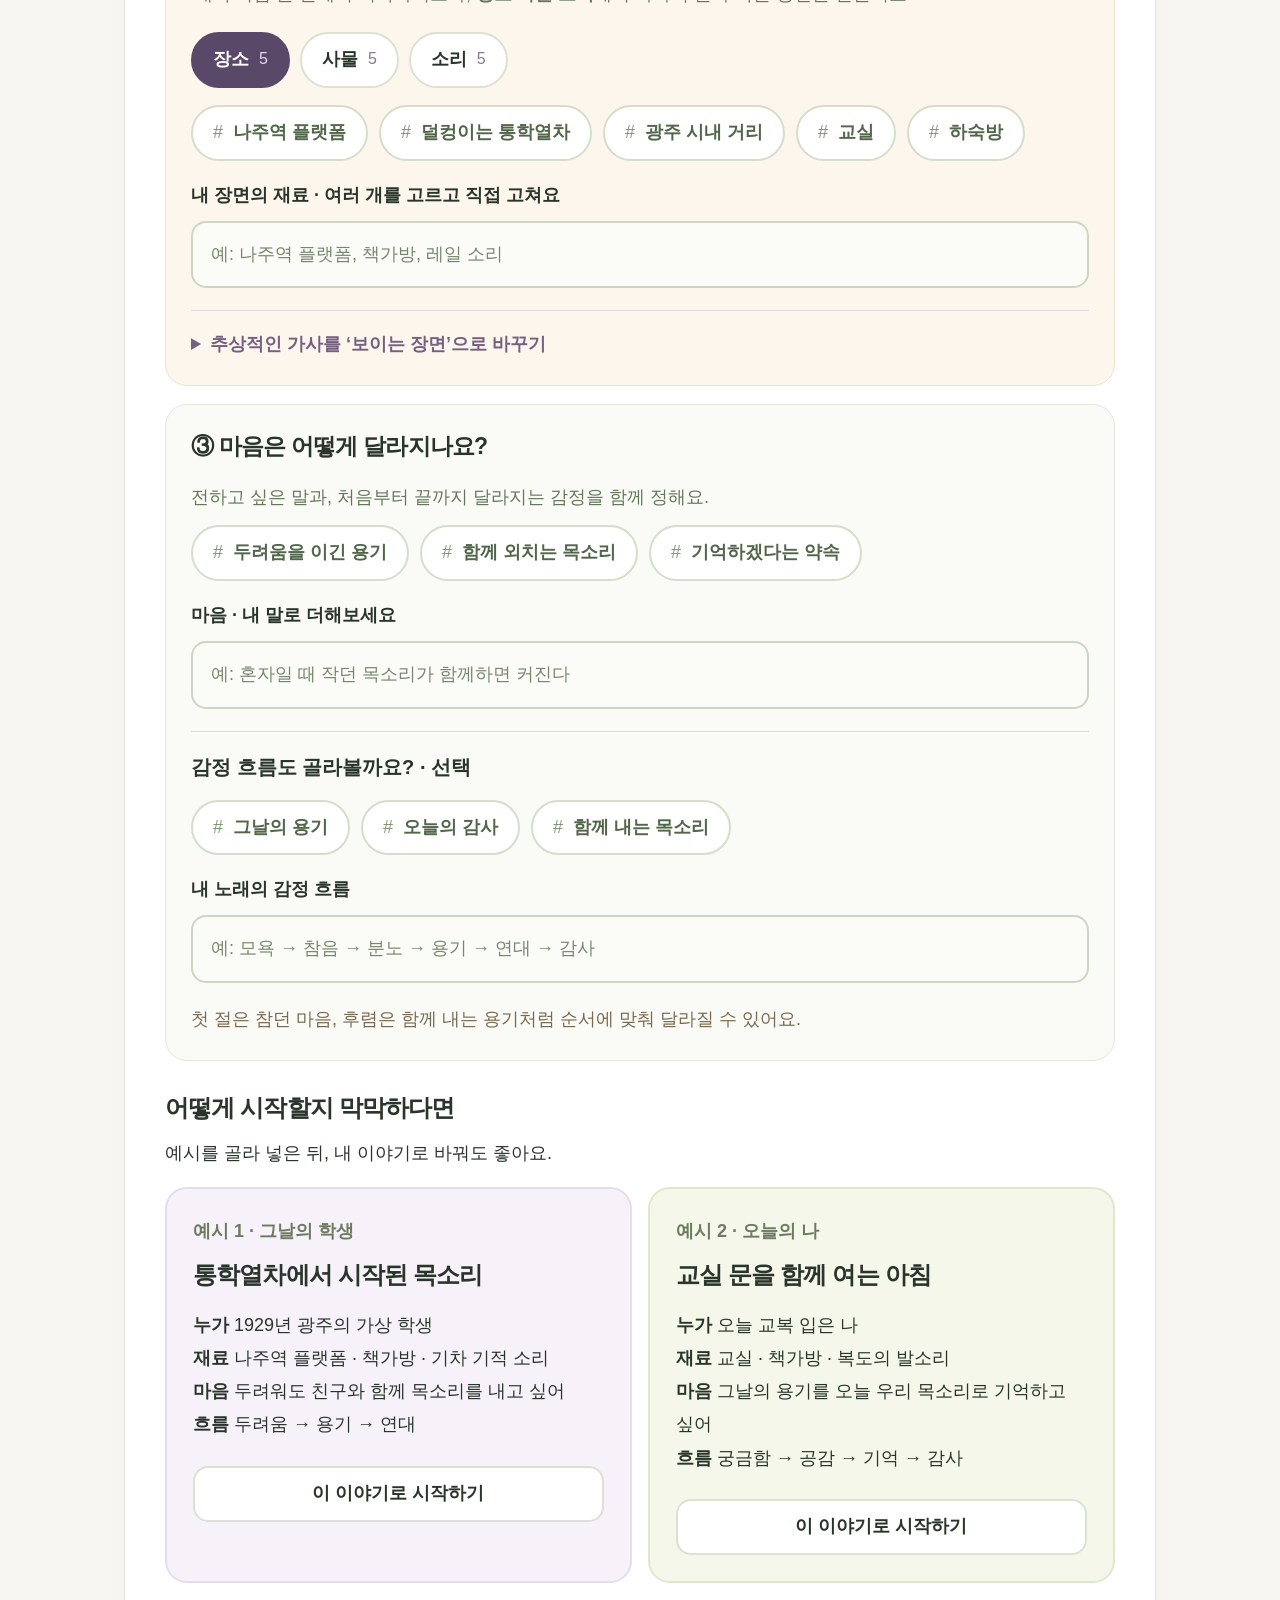
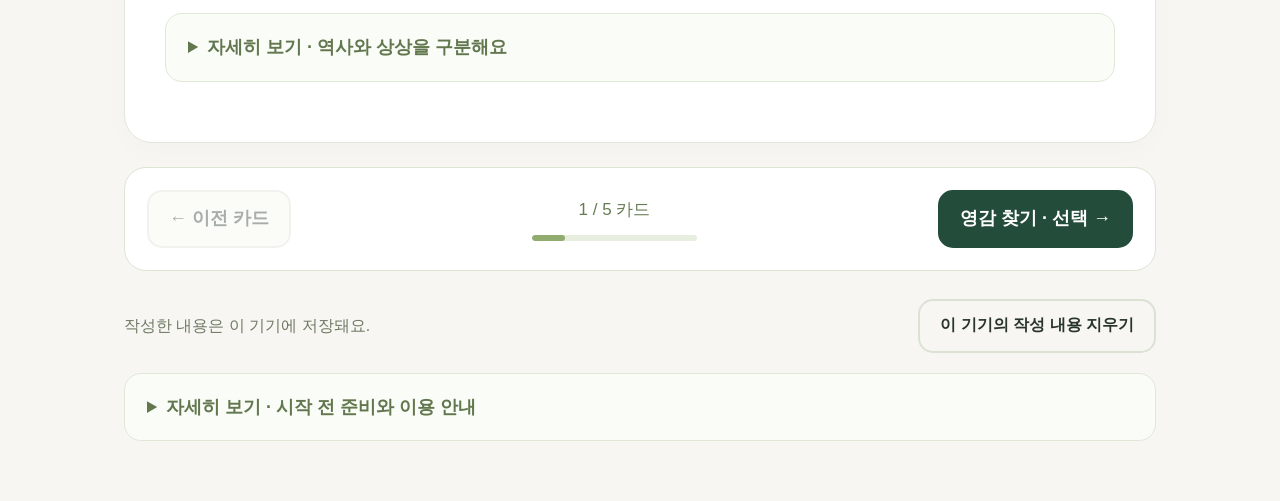
<file: workshop.html>
<!doctype html><html lang="ko"><head><meta charset="utf-8"><meta name="viewport" content="width=device-width,initial-scale=1"><title>우리의 노래 작업실 — 다섯 카드로 만드는 내 노래</title><meta name="description" content="이야기 칩 고르기, 챗GPT 작사, 제미나이 레퍼런스 분석, 수노 노래 생성과 감상을 이어가는 학생용 다섯 단계 워크북"><style>
:root{--paper:#f7f6f2;--ink:#29352b;--muted:#69745f;--line:#dbe2d4;--green:#244c3b;--lime:#edf3bb;--peach:#f9ded1;--lavender:#eee8f7;--sage:#e8f0e5;--accent:#bb704e}*{box-sizing:border-box}html{scroll-behavior:smooth;scroll-padding-top:100px}body{margin:0;background:var(--paper);color:var(--ink);font:18px/1.7 -apple-system,BlinkMacSystemFont,"Apple SD Gothic Neo","Malgun Gothic",sans-serif;word-break:keep-all;-webkit-font-smoothing:antialiased}button,input,textarea,select{font:inherit}button,a,input,textarea,summary{-webkit-tap-highlight-color:transparent}button:focus-visible,a:focus-visible,input:focus-visible,textarea:focus-visible,summary:focus-visible{outline:3px solid #71937a;outline-offset:4px}a{color:var(--green);text-underline-offset:4px}button{cursor:pointer}button,.button{display:inline-flex;align-items:center;justify-content:center;gap:10px;min-height:54px;padding:12px 20px;border:2px solid var(--line);border-radius:15px;background:#fff;color:var(--ink);font-size:18px;font-weight:700;line-height:1.55;text-align:center;text-decoration:none;transition:background .18s,transform .18s,border-color .18s}button:hover,.button:hover{background:#f0f4e9;transform:translateY(-1px)}button:disabled{opacity:.4;cursor:default;transform:none}.primary{color:#fff;background:var(--green);border-color:var(--green)}.primary:hover{color:#fff;background:#36654d;border-color:#36654d}.toolbar{position:sticky;top:0;z-index:30;display:flex;align-items:center;gap:20px;min-height:78px;padding:13px max(22px,calc((100vw - 1080px)/2));border-bottom:1px solid #e4e8dc;background:rgba(247,246,242,.96);backdrop-filter:blur(14px)}.brand{display:flex;align-items:center;gap:10px;white-space:nowrap}.brand-mark{display:grid;place-items:center;width:38px;height:38px;border-radius:12px;background:var(--green);color:#f4f7d3;font-size:22px}.brand-name{font-size:18px;font-weight:750;letter-spacing:-.035em}.saved{margin-left:auto;font-size:16px;color:var(--muted)}.toolbar .classroom-home{font-size:16px!important;padding:8px 0!important;border:0!important;background:none!important;color:#65745c!important}.toolbar .classroom-home:hover{color:#244c3b!important}main{max-width:1080px;padding:0 24px;margin:40px auto 60px}.hero{display:grid;grid-template-columns:1.3fr .8fr;align-items:center;gap:40px;margin-bottom:30px;padding:0 5px}.hero .eyebrow{display:inline-block;padding:6px 12px;border-radius:30px;background:#ecede5;color:#5d6d54;font-size:15px;font-weight:650;margin:0 0 18px}.hero h1{font-size:48px;line-height:1.25;letter-spacing:-.06em;margin:0 0 18px}.hero h1 em{font-style:normal;color:var(--green);background:linear-gradient(transparent 78%,#e2edc5 78%)}.hero .intro{font-size:18px;color:#63705b;margin:0;line-height:1.8}.hero-tags{display:flex;gap:10px;flex-wrap:wrap;margin-top:18px}.hero-tags span{font-size:15px;color:#63705b}.hero-tags span::before{content:'✦ ';color:#879d6e}.art{position:relative;min-height:258px;max-width:315px;width:100%;justify-self:end}.album{position:absolute;inset:8px 10px 12px;background:var(--peach);border:1px solid #efcdbd;border-radius:23px;transform:rotate(5deg);padding:22px;box-shadow:0 12px 24px #69523a0a}.album small{font-size:10px;letter-spacing:.1em;color:#8a5c46}.vinyl{width:145px;height:145px;background:repeating-radial-gradient(circle,#303a32 0 2px,#3b463d 3px 4px);border-radius:50%;margin:16px auto 0;display:grid;place-items:center}.vinyl::before{content:'♪';display:grid;place-items:center;background:#e6edbd;color:#314734;width:53px;height:53px;border:5px solid #cedba7;border-radius:50%;font-size:27px}.song-note{position:absolute;bottom:0;left:-10px;border:1px solid #e2e7d7;border-radius:15px;padding:13px 18px;background:#fffef9;box-shadow:0 8px 20px #3f493313;transform:rotate(-5deg);font-size:16px;font-weight:650;line-height:1.55;color:#5a674f}.song-note::before{content:'나의 첫 번째 곡';display:block;font-size:12px;color:#697b5c;margin-bottom:4px}.star{position:absolute;right:-8px;top:0;color:#8a9b6d;font-size:43px}.tools{display:grid;grid-template-columns:repeat(4,1fr);gap:12px;margin:28px 0 32px}.tool-card{display:flex;flex-direction:column;align-items:flex-start;justify-content:center;gap:8px;padding:20px 18px;border-radius:19px;min-height:132px;text-align:left;background:#fff;font-size:18px}.tool-card .tool-icon{font-size:26px;line-height:1}.tool-card small{font-size:15px;font-weight:450;color:#627457}.tool-card.gemini{background:#f0ebf8;border-color:#e1d8ed}.tool-card.suno{background:#edf2de;border-color:#dce4cb}.tool-card.dictionary{background:#fcf0e0;border-color:#eddfca}.journey-heading{display:flex;align-items:center;justify-content:space-between;gap:20px;margin:0 2px 16px}.journey-heading b{font-size:20px;letter-spacing:-.03em}.journey-heading span{font-size:16px;color:var(--muted)}.timeline{display:grid;grid-template-columns:repeat(5,1fr);gap:11px;margin-bottom:27px}.timeline button{position:relative;display:flex;flex-direction:column;align-items:flex-start;gap:12px;min-height:135px;padding:18px 16px;border-radius:19px;text-align:left;background:#fcfcf8}.timeline button[aria-current=step]{background:#f7e5da;border-color:#bc8c70}.stage-num{position:absolute;top:14px;right:14px;font-size:15px;font-weight:550;color:#7d8b70}.stage-icon{width:40px;height:40px;display:grid;place-items:center;border-radius:13px;background:#eeeede;color:#737b5e}.stage-icon svg{width:23px;height:23px;stroke-width:1.6}.timeline button:nth-child(2) .stage-icon{background:#e1edf0;color:#5c838d}.timeline button:nth-child(3) .stage-icon{background:#eee7f3;color:#8a729a}.timeline button:nth-child(4) .stage-icon{background:#e4ebd9;color:#758360}.timeline button:nth-child(5) .stage-icon{background:#f5e8d0;color:#a07f4f}.timeline b{font-size:18px;letter-spacing:-.04em}.panel{border:1px solid #e2e7d9;border-radius:28px;padding:40px;background:#fff;box-shadow:0 8px 30px #3c473405;animation:arrive .24s ease}.panel[hidden]{display:none!important}.stephead{display:flex;align-items:flex-start;gap:21px;padding-bottom:25px;margin-bottom:28px;border-bottom:1px solid #e8edde}.step-symbol{flex-shrink:0;display:grid;place-items:center;width:64px;height:64px;border-radius:21px;background:#f6e6db;color:#a67357}.step-symbol svg{width:29px;height:29px;stroke-width:1.6}.panel[data-panel="1"] .step-symbol{background:#e5f0f3;color:#608995}.panel[data-panel="2"] .step-symbol{background:#efe8f6;color:#816896}.panel[data-panel="3"] .step-symbol{background:#e8efdf;color:#6f8358}.panel[data-panel="4"] .step-symbol{background:#f9efd9;color:#9b7b42}.eyebrow{font-size:16px;font-weight:700;color:#6d7c60;margin:0 0 7px}.stephead h2{font-size:34px;line-height:1.35;letter-spacing:-.05em;margin:0 0 12px}.action-line{font-size:20px;line-height:1.7;color:#5f7053;margin:0}.field{display:block;margin:20px 0}.field>span{display:block;font-size:18px;font-weight:700;line-height:1.6;margin-bottom:11px}.field input,.field textarea{display:block;width:100%;min-width:0;max-width:100%;border:2px solid #cbd7c1;border-radius:15px;padding:16px 18px;background:#fbfcf8;color:#344a2d;font-size:18px;line-height:1.75;transition:border-color .18s,background .18s}input::placeholder,textarea::placeholder{color:#78866d;opacity:1}input:hover,textarea:hover{border-color:#92aa7e}input:focus,textarea:focus{border-color:#527746;background:white;outline:3px solid #d7e6c7;outline-offset:1px}textarea{resize:vertical;min-height:120px;overflow-wrap:anywhere}textarea.tall{min-height:260px}h3{font-size:24px;line-height:1.45;letter-spacing:-.035em;margin:27px 0 14px}p{margin:12px 0}.builder-card{padding:25px;border:1px solid #e3e8d9;border-radius:22px;background:#fafbf6;margin:18px 0}.builder-card h3{margin:0 0 18px;font-size:23px}.builder-card:nth-of-type(2){background:#faf8fc;border-color:#e9e1ef}.builder-card:nth-of-type(3){background:#fcf6ed;border-color:#eee2d1}.builder-card .field:last-child{margin-bottom:0}.chip-group{display:flex;flex-wrap:wrap;gap:11px}.chip{border-radius:999px;padding:12px 20px;font-size:18px;min-height:54px;background:#fff;color:#52664a;border-color:#d4decb}.chip::before{content:'#';color:#829575;font-weight:500}.chip[aria-pressed=true]{background:var(--green);border-color:var(--green);color:white}.chip[aria-pressed=true]::before{color:#dfe9b6}.chip[aria-pressed=true]::after{content:'✓';font-weight:800}.prompt{background:#f4f1f8;border:1px solid #e3dbec;border-radius:19px;padding:22px;margin:20px 0}.big-action{width:100%;min-height:58px;font-size:18px;line-height:1.65;padding:15px 20px}.prompt .primary{background:#5a4869;border-color:#5a4869}.prompt .primary:hover{background:#715d80;border-color:#715d80}.prompt-hint{font-size:18px;color:#71607f;margin:13px 0 0}.promptpeek{border:0;border-top:1px solid #ded4e7;margin:18px 0 0;padding-top:14px}.promptpeek>summary{font-size:18px;color:#776684}.promptpeek textarea{width:100%;padding:17px;border:2px solid #d6c9e1;border-radius:13px;margin-top:15px;background:white;color:#645071;font-size:18px;line-height:1.8;min-height:260px}.lyrics-box{padding:28px;border:1px solid #e3deeb;border-radius:22px;margin:20px 0;background:#fff}.box-heading{display:flex;align-items:center;gap:15px;margin-bottom:15px}.box-heading span{width:42px;height:42px;flex-shrink:0;display:grid;place-items:center;border-radius:13px;background:#eee7f6;color:#806593;font-weight:750}.box-heading h3{margin:0;font-size:24px}.tip-banner{background:#edf3d9;border:2px solid #dce8b9;border-radius:18px;padding:23px 25px;color:#4c6536;font-size:20px;font-weight:550;margin:22px 0;line-height:1.8}.tip-banner strong{font-weight:800}.help{border:1px solid #e2e8d8;border-radius:17px;padding:18px 22px;background:#fafcf7;margin:20px 0}.help>summary{cursor:pointer;font-size:18px;font-weight:650;color:#62774e}.help p,.help li{font-size:18px;color:#647854;line-height:1.8}.help ul{padding-left:23px;margin-bottom:5px}.reference{padding:27px;border:1px solid #dbe6e4;border-radius:23px;background:#f6faf8;margin:20px 0}.reference:nth-of-type(2){background:#faf7fc;border-color:#e4d9ed}.reference h3{display:flex;align-items:center;gap:13px;margin:0 0 22px;font-size:26px}.ref-letter{display:grid;place-items:center;width:45px;height:45px;border-radius:14px;background:#dfecee;color:#60858c;font-size:21px}.reference:nth-of-type(2) .ref-letter{background:#eae1f2;color:#876b9d}.feeling-group{display:grid;grid-template-columns:1fr 1fr;gap:11px;border:0;padding:0;margin:24px 0}.feeling-group legend{font-size:18px;font-weight:700;margin-bottom:13px;padding:0}.feel-chip{display:flex;position:relative;align-items:center;gap:13px;min-height:58px;border:2px solid #d5dfcd;border-radius:999px;padding:12px 20px;background:#fff;color:#5f7254;cursor:pointer;line-height:1.65;margin:0}.feel-chip input{width:21px;height:21px;flex-shrink:0;accent-color:var(--green);margin:0}.feel-chip:has(input:checked){color:white;background:var(--green);border-color:var(--green)}.feel-chip:has(input:checked)::after{content:'✓';margin-left:auto;font-weight:800}.feel-chip:focus-within{outline:3px solid #8ba07a;outline-offset:3px}.ref-action{display:grid;gap:12px;margin-top:20px}.ref-action a{width:100%;background:#efe9f7;border-color:#dfd3ec;color:#674b7f}.presets{display:grid;grid-template-columns:repeat(3,minmax(0,1fr));gap:14px;margin:20px 0 27px}.preset{display:flex;flex-direction:column;align-items:flex-start;justify-content:flex-start;gap:13px;text-align:left;padding:24px 20px;border-radius:20px;min-height:160px;background:#f9f6ed;line-height:1.6}.preset span{font-size:31px;line-height:1}.preset strong{font-size:19px;letter-spacing:-.025em}.preset small{font-size:16px;font-weight:450;color:#6b785e}.preset:nth-child(2){background:#f2edf8;border-color:#e1d7eb}.preset:nth-child(3){background:#edf3e1;border-color:#d9e4c9}.preset[aria-pressed=true]{border-color:var(--green);box-shadow:inset 0 0 0 1px var(--green)}.preset[aria-pressed=true]::after{content:'✓ 선택됨';font-size:16px;color:var(--green)}.output-box{border:2px solid #dce5d2;border-radius:22px;background:#f8fbf2;padding:25px;margin:22px 0}.output-box .field{margin:0}.output-header{display:flex;align-items:center;justify-content:space-between;gap:20px;margin-bottom:18px}.output-header h3{margin:0;font-size:25px}.output-header button{font-size:18px;min-height:54px;flex-shrink:0}.output-box textarea,.output-box input{background:#fff}.output-box .field>span{font-size:18px;font-weight:500;color:#607650;margin-bottom:12px}.import-row{display:flex;gap:14px;flex-wrap:wrap;margin:16px 0 25px}.suno-steps{display:grid;grid-template-columns:1fr 1fr;gap:17px;margin:25px 0}.suno-step{padding:28px;border:2px solid #e7e1cb;border-radius:22px;background:#fcfaf2;min-height:210px}.suno-step .badge{display:inline-block;font-size:16px;font-weight:800;color:#927647;background:#f3e9ca;border-radius:10px;padding:6px 12px;margin-bottom:15px}.suno-step h3{font-size:27px;margin:0 0 10px;line-height:1.4}.suno-step p{font-size:18px;color:#796e51;line-height:1.8;margin:0}.suno-step strong{font-weight:800;color:#65512b}.listen-card{padding:30px;border:1px solid #d9e5d2;border-radius:23px;background:#edf4e6;margin:25px 0}.listen-card h3{margin:0 0 16px;font-size:27px}.listen-card p{font-size:20px;color:#587346;line-height:1.85}.complete-button{width:100%;min-height:78px;border-radius:20px;font-size:23px;font-weight:800;background:#e9efb5;border-color:#cedb8d;color:#41592f;margin-top:20px}.complete-button[aria-pressed=true]{background:var(--green);border-color:var(--green);color:white}.celebration{position:relative;overflow:hidden;border:2px solid #dce7c5;background:#f7fbea;border-radius:22px;padding:30px;text-align:center;margin-top:22px}.celebration[hidden]{display:none}.celebration .celebration-icon{font-size:48px;display:block;line-height:1.3}.celebration h3{font-size:28px;color:#3e6333;margin:10px 0}.celebration p{font-size:20px;color:#607d4e}.confetti{display:flex;justify-content:center;gap:16px;margin:12px auto;pointer-events:none}.confetti i{width:9px;height:16px;background:#dbaa85;border-radius:3px;transform:rotate(-20deg);animation:confetti .65s ease both}.confetti i:nth-child(even){background:#9db47a;transform:rotate(30deg)}.confetti i:nth-child(3n){background:#bba7d0}.status{font-size:18px;color:#566f40;line-height:1.8;margin:16px 0}.status:empty{display:none}.footnav{display:flex;align-items:center;justify-content:space-between;gap:18px;padding:22px;margin:24px 0;border:1px solid #dde5d3;border-radius:22px;background:#fff}.footnav button{min-height:58px;max-width:45%}.footnav #previous{font-size:18px;background:#f6f8f0}.nav-progress{flex:1;max-width:165px}.nav-progress p{font-size:17px;color:#687c53;text-align:center;margin:0 0 10px}.progress-track{height:6px;background:#e8eedf;border-radius:10px;overflow:hidden}.progress-track span{display:block;height:100%;width:20%;background:#91ac6e;border-radius:10px;transition:width .25s}.footnav #next[hidden]{display:none}.footer-row{display:flex;align-items:center;justify-content:space-between;gap:18px;margin:28px 0 18px}.footer-row p{font-size:16px;color:#6f7a64;margin:0}.footer-row button{min-height:54px;font-size:16px;background:transparent}.source-list{display:flex;gap:12px 20px;flex-wrap:wrap}.source-list a{font-size:18px}.sr-only{position:absolute;width:1px;height:1px;overflow:hidden;clip:rect(0,0,0,0)}@keyframes arrive{from{opacity:.5;transform:translateY(6px)}to{opacity:1;transform:none}}@keyframes confetti{from{opacity:0;translate:0 -15px}to{opacity:1;translate:0 0}}
@media(max-width:800px){.feeling-group{grid-template-columns:1fr}.toolbar{gap:13px;padding:14px 20px}.saved{font-size:15px}.brand-name{font-size:17px}.toolbar .classroom-home{font-size:15px!important}main{padding:0 18px;margin-top:28px}.hero{gap:25px}.hero h1{font-size:40px}.hero .intro{font-size:18px}.art{min-height:230px}.vinyl{width:122px;height:122px}.album{padding:18px}.song-note{font-size:14px;padding:12px 14px}.hero-tags{display:none}.tools{grid-template-columns:1fr 1fr;gap:12px}.tool-card{padding:20px;min-height:122px}.timeline{gap:8px}.timeline button{min-height:116px;padding:15px 11px}.timeline b{font-size:16px}.stage-num{font-size:13px;right:10px;top:11px}.stage-icon{width:34px;height:34px}.stage-icon svg{width:21px;height:21px}.panel{padding:32px}.stephead{gap:16px}.stephead h2{font-size:31px}.step-symbol{width:53px;height:53px;border-radius:17px}.action-line{font-size:20px}.builder-card{padding:23px}.presets{grid-template-columns:1fr}.preset{min-height:112px;padding:23px;display:grid;grid-template-columns:42px 1fr;column-gap:15px;row-gap:5px;align-items:center}.preset small{grid-column:2;font-size:17px}.preset[aria-pressed=true]::after{grid-column:2}.preset span{grid-row:1/3}.suno-step{padding:24px}.suno-step h3{font-size:25px}.output-header{flex-wrap:wrap;gap:14px}.output-header button{width:100%}.output-header h3{font-size:25px}.output-box{padding:23px}.footer-row{display:block}.footer-row button{margin-top:15px}.journey-heading b{font-size:20px}.journey-heading span{display:none}}
@media(max-width:520px){.toolbar{min-height:74px;padding:13px 17px;gap:12px}.saved{display:none}.brand{margin-left:auto;gap:8px}.brand-name{font-size:16px}.brand-mark{width:31px;height:31px;font-size:20px}.toolbar .classroom-home{font-size:14px!important}main{padding:0 14px;margin-top:25px}.hero{display:block;position:relative;padding:0 4px;margin-bottom:24px}.hero .eyebrow{font-size:14px;max-width:80%;margin-bottom:16px}.hero h1{font-size:38px;max-width:82%;position:relative;z-index:1}.hero .intro{font-size:18px;position:relative;z-index:1}.art{display:none}.tools{gap:9px;margin-top:24px}.tool-card{font-size:18px;padding:18px 14px;min-height:138px;border-radius:17px}.tool-card small{font-size:15px}.tool-card .tool-icon{font-size:24px}.timeline{grid-template-columns:repeat(2,1fr);gap:10px}.timeline button{min-height:95px;flex-direction:row;align-items:center;padding:22px 15px;gap:12px}.timeline button:last-child{grid-column:1/-1;min-height:85px}.timeline b{font-size:18px}.stage-num{font-size:12px;top:8px}.stage-icon{width:37px;height:37px}.panel{padding:32px;border-radius:24px}.stephead{display:block;margin-bottom:26px}.step-symbol{width:52px;height:52px;margin-bottom:16px}.stephead h2{font-size:30px;line-height:1.45}.eyebrow{font-size:16px}.action-line{font-size:19px}.builder-card{padding:23px 20px;margin-left:-12px;margin-right:-12px;border-radius:18px}.builder-card h3{font-size:23px}.chip-group{gap:10px}.chip{padding:12px 17px;font-size:18px;max-width:100%;line-height:1.6}.field input,.field textarea{font-size:18px;padding:15px;line-height:1.8}.field>span{font-size:18px}.lyrics-box{padding:24px 20px;margin-left:-12px;margin-right:-12px;border-radius:19px}.box-heading{align-items:flex-start;gap:12px}.box-heading h3{font-size:24px}.box-heading span{width:35px;height:35px}.prompt{padding:20px 16px;margin-left:-5px;margin-right:-5px}.big-action{font-size:18px;padding:15px 16px;line-height:1.65}.prompt-hint{font-size:18px}.tip-banner{padding:22px 20px;font-size:20px}.help{padding:20px}.reference{padding:24px 20px;margin-left:-12px;margin-right:-12px}.reference h3{font-size:25px}.feel-chip{border-radius:22px;padding:14px 16px;gap:11px;font-size:18px;line-height:1.7}.feel-chip input{width:21px;height:21px}.feeling-group legend{font-size:18px}.presets{margin-left:-8px;margin-right:-8px;gap:12px}.preset{padding:23px 18px;grid-template-columns:36px 1fr}.preset strong{font-size:20px}.preset small{font-size:17px}.preset span{font-size:29px}.output-box{padding:23px 20px;margin-left:-12px;margin-right:-12px}.output-header{display:block}.output-header button{margin-top:16px}.output-header h3{font-size:26px}.suno-steps{grid-template-columns:1fr 1fr;gap:11px;margin-left:-15px;margin-right:-15px}.suno-step{padding:18px 15px;border-radius:18px;min-height:245px;overflow-wrap:anywhere}.suno-step .badge{font-size:15px;padding:6px 10px;margin-bottom:14px}.suno-step h3{font-size:24px}.suno-step p{font-size:18px}.listen-card{padding:25px 21px;margin-left:-10px;margin-right:-10px}.listen-card h3{font-size:26px}.listen-card p{font-size:20px}.complete-button{font-size:22px;min-height:82px;padding:18px;line-height:1.7}.celebration{padding:28px 18px}.celebration h3{font-size:26px}.celebration p{font-size:20px}.footnav{padding:18px 14px;gap:11px}.footnav button{padding:12px 14px;font-size:18px;max-width:48%;line-height:1.6;min-height:58px}.footnav #previous{font-size:18px}.nav-progress{min-width:45px}.nav-progress p{font-size:16px}.footer-row p{font-size:16px}.footer-row button{font-size:16px}.source-list{gap:14px}.source-list a{font-size:18px}}
@media(prefers-reduced-motion:reduce){html{scroll-behavior:auto}.panel,.confetti i{animation:none}*{transition:none!important}}
@media print{.toolbar,.tools,.timeline,.journey-heading,.footnav,.copy,.big-action,.presets,.chip-group,#live-status,footer{display:none!important}.panel[hidden]{display:block!important}.panel{border:0;box-shadow:none;break-before:page;padding:20px 0}.art{display:none}.hero{display:block}body{background:white;font-size:12pt}main{margin:0;max-width:none;padding:0}.builder-card,.reference,.suno-step{break-inside:avoid}.suno-steps{grid-template-columns:1fr 1fr}*{print-color-adjust:exact;-webkit-print-color-adjust:exact}}

.prompt-preview{display:block;width:100%;margin:16px 0 0;padding:22px;border:2px solid #d6c9e1;border-radius:14px;background:#fff;color:#3f3549;white-space:pre-wrap;overflow-wrap:anywhere;word-break:normal;font:18px/1.85 -apple-system,BlinkMacSystemFont,"Apple SD Gothic Neo","Malgun Gothic",sans-serif;max-height:none;user-select:text}.prompt-preview:focus-visible{outline:3px solid #71937a;outline-offset:3px}.story-examples{margin:30px 0}.story-examples>h3{margin-bottom:8px}.example-grid{display:grid;grid-template-columns:1fr 1fr;gap:16px;margin-top:18px}.example-card{padding:26px;border:2px solid #e4dded;border-radius:22px;background:#f7f2fa;min-width:0}.example-card:nth-child(2){background:#f4f7e9;border-color:#e0e8cb}.example-card h3{font-size:24px;margin:10px 0 16px}.example-card p{font-size:18px;line-height:1.85}.example-card button{width:100%;margin-top:12px}.structure-builder{margin:22px 0 28px}.structure-builder h3{margin:12px 0}.structure-presets{display:grid;grid-template-columns:1fr;gap:12px;margin:20px 0}.structure-preset{display:flex;align-items:flex-start;flex-direction:column;text-align:left;padding:22px;gap:7px;background:#faf8fc;border-color:#e0d8e8}.structure-preset strong{font-size:21px}.structure-preset span{font-size:18px;font-weight:450;color:#6e617a}.structure-preset[aria-pressed=true]{border-color:#5a4869;background:#efe8f6;box-shadow:inset 0 0 0 1px #5a4869}.structure-preset[aria-pressed=true]::after{content:'✓ 선택한 구조';font-size:18px;color:#5a4869}.structure-note{font-size:18px;color:#6e617a;line-height:1.8}@media(max-width:800px){.example-grid{grid-template-columns:1fr}.example-card{padding:23px}.prompt-preview{padding:18px;font-size:18px;line-height:1.8}.structure-preset{padding:20px}}

.structure-library{border:2px solid #ded5e7;background:#f6f1fa;border-radius:20px;margin:20px 0 14px;overflow:hidden}.structure-library>summary{display:flex;align-items:center;justify-content:space-between;gap:18px;padding:22px;cursor:pointer;list-style:none}.structure-library>summary::-webkit-details-marker{display:none}.structure-library>summary small{display:block;font-size:16px;color:#796686;margin-bottom:6px}.structure-library>summary strong{display:block;font-size:23px;line-height:1.5;color:#4f3b61}.structure-change{font-size:18px;font-weight:700;color:#705482;flex-shrink:0}.structure-change::after{content:' ▾'}.structure-library[open] .structure-change::after{content:' ▴'}.structure-options{display:grid;grid-template-columns:1fr 1fr;gap:12px;padding:0 18px 18px}.structure-option{display:flex;flex-direction:column;align-items:flex-start;text-align:left;gap:8px;padding:18px;background:white;min-width:0}.structure-option strong{font-size:19px}.structure-option span{font-size:18px;font-weight:450;line-height:1.7;color:#73617f}.structure-option[aria-pressed=true]{border-color:#72568a;background:#eae1f3}.structure-option[aria-pressed=true]::after{content:'✓ 선택됨';color:#5a4869;font-size:18px}.structure-sequence{display:flex;flex-wrap:wrap;gap:8px;margin:15px 0}.structure-sequence span{background:#f0ebf6;border:1px solid #ded3e7;color:#5d496d;border-radius:10px;padding:7px 10px;font-size:18px;line-height:1.5;overflow-wrap:anywhere}.structure-sequence span:not(:last-child)::after{content:' →';color:#9787a4}#structure-editor{margin:18px 0}#structure-editor .field{margin-bottom:0}@media(max-width:700px){.structure-options{grid-template-columns:1fr}.structure-library>summary{padding:20px;align-items:flex-start;flex-direction:column;gap:10px}.structure-library>summary strong{font-size:22px}.structure-option{padding:18px}}

.style-library{border:2px solid #dbe4cc;border-radius:21px;background:#f4f8ed;margin:22px 0 14px;overflow:hidden}.style-library>summary{display:flex;align-items:center;justify-content:space-between;gap:20px;padding:24px;cursor:pointer;list-style:none}.style-library>summary::-webkit-details-marker{display:none}.style-library>summary small{display:block;font-size:16px;color:#6b7e58;margin-bottom:7px}.style-library>summary strong{display:block;font-size:24px;color:#3c5933;line-height:1.5}.style-change{flex-shrink:0;font-size:18px;font-weight:700;color:#597743}.style-change::after{content:' ▾'}.style-library[open] .style-change::after{content:' ▴'}.style-category-list{display:flex;flex-wrap:wrap;gap:9px;padding:0 22px}.style-category{font-size:18px;border-radius:999px;padding:11px 16px;min-height:54px;line-height:1.5;background:#fff}.style-category span{font-size:16px;color:#7c8a6d}.style-category[aria-pressed=true]{background:#244c3b;color:white;border-color:#244c3b}.style-category[aria-pressed=true] span{color:#d8e7c7}.style-results{padding:0 24px;margin:17px 0 11px;font-size:18px;color:#62794e}.style-options{display:grid;grid-template-columns:1fr 1fr;gap:12px;padding:0 20px 20px}.style-option{display:flex;align-items:flex-start;flex-direction:column;text-align:left;padding:21px;gap:8px;background:white;min-width:0}.style-option strong{font-size:21px;line-height:1.5}.style-option span{font-size:18px;font-weight:450;line-height:1.75;color:#68795c}.style-option[hidden]{display:none!important}.style-option[aria-pressed=true]{border-color:#5b8146;background:#e7efda}.style-option[aria-pressed=true]::after{content:'✓ 선택됨';font-size:18px;color:#476d34}.style-description{font-size:18px;color:#62784f;line-height:1.8;margin:15px 0}.style-description:empty{display:none}.instrumental-note{padding:20px 23px;border:1px solid #e4d9bf;border-radius:17px;background:#fcf5e7;color:#78613b;font-size:18px;line-height:1.8}.instrumental-note[hidden]{display:none!important}@media(max-width:700px){.style-library>summary{align-items:flex-start;flex-direction:column;gap:10px;padding:22px}.style-library>summary strong{font-size:23px}.style-category-list{padding:0 17px;gap:8px}.style-category{padding:11px 14px}.style-options{grid-template-columns:1fr;padding:0 16px 16px}.style-option{padding:20px}.style-results{padding:0 20px}}

.material-tabs{display:flex;gap:10px;flex-wrap:wrap;margin:22px 0 17px}.material-tabs button{border-radius:999px;min-height:54px;font-size:18px;background:#fff}.material-tabs button span{font-size:16px;font-weight:450;color:#8a7994}.material-tabs button[aria-pressed=true]{background:#5a4869;color:white;border-color:#5a4869}.material-tabs button[aria-pressed=true] span{color:#e2d7ed}.material-panel[hidden]{display:none!important}.builder-card>p{font-size:18px;line-height:1.8;color:#65765b}.emotion-builder{border-top:1px solid #e8dbc5;padding-top:19px;margin-top:22px}.emotion-builder h4{font-size:20px;margin:0 0 17px;line-height:1.6}.emotion-hint{font-size:18px;color:#786a50;line-height:1.8;margin-bottom:0}.detail-example{border-top:1px solid #e0d6e8;padding-top:18px;margin-top:22px}.detail-example>summary{font-size:18px;font-weight:700;color:#756080;cursor:pointer}.lyric-compare{display:grid;grid-template-columns:1fr 1fr;gap:14px;margin:18px 0}.lyric-compare article{padding:20px;border-radius:16px;background:#f0edf4;border:1px solid #dfd6e7}.lyric-compare article:nth-child(2){background:#edf3df;border-color:#d6e3bc}.lyric-compare small{display:block;font-size:16px;font-weight:700;color:#6b5b7b}.lyric-compare p{font-size:18px;line-height:1.9;margin-bottom:0}.detail-example>p{font-size:18px;color:#6d5e79;line-height:1.8}@media(max-width:700px){.lyric-compare{grid-template-columns:1fr}.material-tabs{display:grid;grid-template-columns:repeat(3,minmax(0,1fr));gap:8px}.material-tabs button{min-width:0;padding:12px 8px;gap:6px}.emotion-builder .chip{width:100%;justify-content:flex-start}}

.sync-note{border:2px solid #dccca8;border-radius:17px;background:#fff8e9;padding:19px 23px;color:#745b31;font-size:18px;line-height:1.8}.sync-note[hidden]{display:none!important}

.save-alert{position:sticky;top:78px;z-index:25;padding:21px;border:2px solid #ceab6e;border-radius:18px;background:#fff6df;color:#74552d;margin:20px 0;font-size:18px;line-height:1.7;box-shadow:0 4px 15px #45352013}.save-alert[hidden]{display:none!important}.save-alert-actions{display:flex;flex-wrap:wrap;gap:10px;margin:15px 0}.save-alert button{font-size:18px}.save-alert details>summary{cursor:pointer;font-weight:700}.save-alert pre{max-height:300px;overflow:auto}.save-alert #reload-saved[hidden]{display:none!important}.legacy-text{white-space:pre-wrap;overflow-wrap:anywhere;font:inherit;font-size:18px;line-height:1.8;padding:18px;border:1px solid #d9e1d0;border-radius:14px;background:white}.music-mode{margin:22px 0;padding:21px;border:1px solid #dbe3d0;border-radius:18px;background:#fafcf7}.music-mode p{font-size:20px;font-weight:700;margin:0 0 14px}.music-mode>div{display:grid;grid-template-columns:1fr 1fr;gap:12px}.music-mode button{font-size:18px}.music-mode button[aria-pressed=true]{background:#244c3b;color:white;border-color:#244c3b}.music-mode small{display:block;font-size:16px;color:#6a7c5a;line-height:1.7;margin-top:14px}@media(max-width:700px){.music-mode>div{grid-template-columns:1fr}.save-alert{top:74px;padding:18px}.save-alert-actions{display:grid}.save-alert strong{font-size:19px}}
</style><style data-source="classroom-navigation">
.toolbar .classroom-home,.bar .classroom-home{display:inline-flex;align-items:center;flex-shrink:0;gap:6px;padding:8px 12px;border:1px solid #555;border-radius:7px;background:#333;color:#fff;font:600 13px/1.2 -apple-system,BlinkMacSystemFont,"Apple SD Gothic Neo","Malgun Gothic",sans-serif;text-decoration:none;white-space:nowrap}
.toolbar .classroom-home:hover,.bar .classroom-home:hover{background:#494949}
.toolbar .classroom-home:focus-visible,.bar .classroom-home:focus-visible{outline:3px solid #7fa7b2;outline-offset:3px}
@media(max-width:760px){.toolbar .title,.toolbar>strong,.bar>span{min-width:0;overflow:hidden;text-overflow:ellipsis;white-space:nowrap}.toolbar .hint{display:none}}
@media print{.classroom-home{display:none!important}}
</style>
</head><body><div class="toolbar"><a class="classroom-home" href="./" aria-label="메인으로 가기">← 메인으로 가기</a><div class="brand"><span class="brand-mark" aria-hidden="true">♪</span><span class="brand-name">우리의 노래 작업실</span></div><span class="saved" id="save-state">이어서 쓸 수 있어요</span></div><main><aside class="save-alert" id="save-alert" role="alert" hidden><strong>작성 내용 저장 확인</strong><p id="save-alert-message"></p><div class="save-alert-actions"><button type="button" id="retry-save">저장 다시 시도</button><button type="button" id="reload-saved" hidden>최근 저장 내용 불러오기</button></div><details><summary>현재 입력 내용을 복사해 두기</summary><button type="button" data-copy="unsaved-preview">현재 입력 복사</button><pre id="unsaved-preview" class="prompt-preview" tabindex="0"></pre></details></aside>
<header class="hero"><div><p class="eyebrow">✦ 11·3 학생독립운동기념일 프로젝트</p><h1>한 줄의 생각이,<br><em>나만의 노래로.</em></h1><p class="intro">무슨 말을 하고 싶은지부터 시작해요.<br>말을 고르고, 영감을 찾고,<br>수노로 <strong>내 노래를 들어봐요.</strong></p><div class="hero-tags"><span>내 이야기로 쓰는 가사</span><span>좋아하는 곡에서 찾는 영감</span><span>직접 만드는 첫 곡</span></div></div><div class="art" aria-hidden="true"><div class="album"><small>OUR SONG / FIRST RECORD</small><div class="vinyl"></div></div><div class="song-note">작은 목소리도,<br>노래가 되면 멀리 닿아.</div><span class="star">✧</span></div></header>
<section class="tools" aria-label="함께 쓸 도구"><a class="button tool-card" href="https://chatgpt.com/" target="_blank" rel="noopener"><span class="tool-icon" aria-hidden="true">💬</span><b>챗GPT 열기 ↗</b><small>가사 초안 쓰기</small></a><a class="button tool-card gemini" href="https://gemini.google.com/" target="_blank" rel="noopener"><span class="tool-icon" aria-hidden="true">✨</span><b>제미나이 열기 ↗</b><small>화음·구조·스타일 분석</small></a><a class="button tool-card suno" href="https://suno.com/create" target="_blank" rel="noopener"><span class="tool-icon" aria-hidden="true">🎵</span><b>수노(Suno) 열기 ↗</b><small>노래 생성하기</small></a><a class="button tool-card dictionary" href="dictionary.html#styles" target="_blank" rel="noopener"><span class="tool-icon" aria-hidden="true">📖</span><b>곡 사전 열기 ↗</b><small>소리의 스타일 찾기</small></a></section>
<div class="journey-heading"><b>다섯 카드로 만드는 내 노래</b><span>한 단계씩, 내 속도로.</span></div><nav class="timeline" aria-label="노래 만들기 단계"><button type="button" data-step="0" aria-current="step"><span class="stage-num">01</span><span class="stage-icon"><svg viewBox="0 0 24 24" fill="none" stroke="currentColor" stroke-linecap="round" stroke-linejoin="round" aria-hidden="true"><path d="M4 4h11l5 5v11H4z"/><path d="M14 4v6h6M8 13h8M8 17h5"/></svg></span><b>이야기 다듬기</b></button><button type="button" data-step="1"><span class="stage-num">02</span><span class="stage-icon"><svg viewBox="0 0 24 24" fill="none" stroke="currentColor" stroke-linecap="round" stroke-linejoin="round" aria-hidden="true"><path d="M4 14v-3a8 8 0 0 1 16 0v3M4 13H3v7h4v-7Zm16 0h1v7h-4v-7Z"/></svg></span><b>영감 찾기 · 선택</b></button><button type="button" data-step="2"><span class="stage-num">03</span><span class="stage-icon"><svg viewBox="0 0 24 24" fill="none" stroke="currentColor" stroke-linecap="round" stroke-linejoin="round" aria-hidden="true"><path d="M20 12a7 7 0 0 1-7 7H7l-4 3v-7a7 7 0 0 1 7-7h3a7 7 0 0 1 7 4Z"/><path d="M8 12h7M8 15h4M7 4h8a6 6 0 0 1 6 5"/></svg></span><b>구조·가사 만들기</b></button><button type="button" data-step="3"><span class="stage-num">04</span><span class="stage-icon"><svg viewBox="0 0 24 24" fill="none" stroke="currentColor" stroke-linecap="round" stroke-linejoin="round" aria-hidden="true"><path d="M9 18V5l11-2v13M9 5v5l11-2"/><ellipse cx="6" cy="19" rx="3" ry="2"/><ellipse cx="17" cy="17" rx="3" ry="2"/></svg></span><b>내 곡 준비</b></button><button type="button" data-step="4"><span class="stage-num">05</span><span class="stage-icon"><svg viewBox="0 0 24 24" fill="none" stroke="currentColor" stroke-linecap="round" stroke-linejoin="round" aria-hidden="true"><circle cx="12" cy="12" r="9"/><path d="m10 8 6 4-6 4z"/></svg></span><b>노래 듣기</b></button></nav>
<section class="panel" data-panel="0" aria-labelledby="step0-title"><div class="stephead"><div class="step-symbol" aria-hidden="true"><svg viewBox="0 0 24 24" fill="none" stroke="currentColor" stroke-linecap="round" stroke-linejoin="round" aria-hidden="true"><path d="M4 4h11l5 5v11H4z"/><path d="M14 4v6h6M8 13h8M8 17h5"/></svg></div><div><p class="eyebrow">1번째 카드</p><h2 id="step0-title">내 이야기를 다듬어요</h2><p class="action-line">👆 화자와 구체적인 재료를 고르고, 마음의 흐름을 정해요.</p></div></div><div class="builder-card"><h3>① 누구의 눈으로 볼까요?</h3><p>그날의 학생, 오늘의 나, 심지어 기차도 이야기의 화자가 될 수 있어요.</p><div class="chip-group" role="group" aria-label="누가"><button type="button" class="chip" data-chip="narrator" data-value="1929년 광주의 가상 학생" aria-pressed="false">그날의 학생</button><button type="button" class="chip" data-chip="narrator" data-value="사촌 누나를 지키려던 가상의 소년" aria-pressed="false">사촌 누나를 지키려던 소년</button><button type="button" class="chip" data-chip="narrator" data-value="그날 기차를 타던 가상의 여학생" aria-pressed="false">그날의 여학생</button><button type="button" class="chip" data-chip="narrator" data-value="독서회에서 책을 읽던 가상의 친구" aria-pressed="false">독서회 친구</button><button type="button" class="chip" data-chip="narrator" data-value="기차로 통학하던 가상 친구" aria-pressed="false">통학하던 친구</button><button type="button" class="chip" data-chip="narrator" data-value="그날의 통학열차를 의인화한 화자" aria-pressed="false">그날의 기차</button><button type="button" class="chip" data-chip="narrator" data-value="오늘 교복 입은 나" aria-pressed="false">오늘의 후배(나)</button></div><label class="field"><span>화자 · 직접 바꿔도 좋아요</span><input id="narrator" data-save value="오늘 교복 입은 나" placeholder="예: 오늘 교복을 입은 나" ></label></div><div class="builder-card"><h3>② 무엇이 보이고 들리나요?</h3><p>‘애국’처럼 큰 말에서 시작하기보다, <strong>장소·사물·소리</strong>에서 하나씩 골라 작은 장면을 만들어요.</p><div class="material-tabs" role="group" aria-label="노래 재료 종류"><button type="button" data-material-tab="places" aria-pressed="true" aria-controls="material-places">장소 <span>5</span></button><button type="button" data-material-tab="objects" aria-pressed="false" aria-controls="material-objects">사물 <span>5</span></button><button type="button" data-material-tab="sounds" aria-pressed="false" aria-controls="material-sounds">소리 <span>5</span></button></div><div class="chip-group material-panel" id="material-places" data-material-panel="places" role="group" aria-label="가사에 쓸 장소"><button type="button" class="chip" data-chip="scene" data-multi="true" data-value="나주역 플랫폼" aria-pressed="false">나주역 플랫폼</button><button type="button" class="chip" data-chip="scene" data-multi="true" data-value="덜컹이는 통학열차" aria-pressed="false">덜컹이는 통학열차</button><button type="button" class="chip" data-chip="scene" data-multi="true" data-value="광주 시내 거리" aria-pressed="false">광주 시내 거리</button><button type="button" class="chip" data-chip="scene" data-multi="true" data-value="교실" aria-pressed="false">교실</button><button type="button" class="chip" data-chip="scene" data-multi="true" data-value="하숙방" aria-pressed="false">하숙방</button></div><div class="chip-group material-panel" id="material-objects" data-material-panel="objects" role="group" aria-label="가사에 쓸 사물" hidden><button type="button" class="chip" data-chip="scene" data-multi="true" data-value="댕기머리" aria-pressed="false">댕기머리</button><button type="button" class="chip" data-chip="scene" data-multi="true" data-value="검은 교복과 교모" aria-pressed="false">검은 교복과 교모</button><button type="button" class="chip" data-chip="scene" data-multi="true" data-value="책가방" aria-pressed="false">책가방</button><button type="button" class="chip" data-chip="scene" data-multi="true" data-value="기차표" aria-pressed="false">기차표</button><button type="button" class="chip" data-chip="scene" data-multi="true" data-value="몰래 돌려 읽던 책" aria-pressed="false">몰래 돌려 읽던 책</button></div><div class="chip-group material-panel" id="material-sounds" data-material-panel="sounds" role="group" aria-label="가사에 쓸 소리" hidden><button type="button" class="chip" data-chip="scene" data-multi="true" data-value="기차 기적 소리" aria-pressed="false">기차 기적 소리</button><button type="button" class="chip" data-chip="scene" data-multi="true" data-value="레일 소리" aria-pressed="false">레일 소리</button><button type="button" class="chip" data-chip="scene" data-multi="true" data-value="발소리" aria-pressed="false">발소리</button><button type="button" class="chip" data-chip="scene" data-multi="true" data-value="구호" aria-pressed="false">구호</button><button type="button" class="chip" data-chip="scene" data-multi="true" data-value="웅성거림" aria-pressed="false">웅성거림</button></div><label class="field"><span>내 장면의 재료 · 여러 개를 고르고 직접 고쳐요</span><input id="scene" data-save value="" placeholder="예: 나주역 플랫폼, 책가방, 레일 소리"></label><details class="detail-example"><summary>추상적인 가사를 ‘보이는 장면’으로 바꾸기</summary><div class="lyric-compare"><article><small>추상적인 표현의 가사</small><p>나라를 사랑한 뜨거운 마음<br>영원히 빛날 우리의 희망</p></article><article><small>구체적인 장면이 있는 가사</small><p>책가방 끈 꽉 쥔 열일곱<br>누나의 댕기머리 끝을 잡아당긴 손</p></article></div><p>‘나라 사랑’, ‘희망’ 같은 추상적인 표현만 나열하면, 듣는 사람이 자기 경험과 연결할 장면을 떠올리기 어려워 공감을 얻기 힘들어요. 무엇을 쥐었는지, 어떤 소리를 들었는지처럼 구체적인 장면으로 보여주세요. 위 문장은 수업용 가사 예시예요.</p></details></div><div class="builder-card"><h3>③ 마음은 어떻게 달라지나요?</h3><p>전하고 싶은 말과, 처음부터 끝까지 달라지는 감정을 함께 정해요.</p><div class="chip-group" role="group" aria-label="어떤 마음"><button type="button" class="chip" data-chip="message" data-value="두려움을 이긴 용기를 노래하고 싶어" aria-pressed="false">두려움을 이긴 용기</button><button type="button" class="chip" data-chip="message" data-value="함께 외치는 목소리의 힘을 전하고 싶어" aria-pressed="false">함께 외치는 목소리</button><button type="button" class="chip" data-chip="message" data-value="그날의 학생들을 기억하겠다고 약속하고 싶어" aria-pressed="false">기억하겠다는 약속</button></div><label class="field"><span>마음 · 내 말로 더해보세요</span><input id="message" data-save value="" placeholder="예: 혼자일 때 작던 목소리가 함께하면 커진다" ></label><div class="emotion-builder"><h4>감정 흐름도 골라볼까요? · 선택</h4><div class="chip-group" role="group" aria-label="감정 흐름 예시"><button type="button" class="chip" data-chip="emotion-arc" data-value="모욕 → 참음 → 분노 → 용기 → 연대 → 감사" aria-pressed="false">그날의 용기</button><button type="button" class="chip" data-chip="emotion-arc" data-value="궁금함 → 공감 → 기억 → 감사" aria-pressed="false">오늘의 감사</button><button type="button" class="chip" data-chip="emotion-arc" data-value="두려움 → 망설임 → 함께 외침 → 연대" aria-pressed="false">함께 내는 목소리</button></div><label class="field"><span>내 노래의 감정 흐름</span><input id="emotion-arc" data-save value="" placeholder="예: 모욕 → 참음 → 분노 → 용기 → 연대 → 감사"></label><p class="emotion-hint">첫 절은 참던 마음, 후렴은 함께 내는 용기처럼 순서에 맞춰 달라질 수 있어요.</p></div></div><div class="story-examples"><h3>어떻게 시작할지 막막하다면</h3><p>예시를 골라 넣은 뒤, 내 이야기로 바꿔도 좋아요.</p><div class="example-grid"><article class="example-card"><p class="eyebrow">예시 1 · 그날의 학생</p><h3>통학열차에서 시작된 목소리</h3><p><strong>누가</strong> 1929년 광주의 가상 학생<br><strong>재료</strong> 나주역 플랫폼 · 책가방 · 기차 기적 소리<br><strong>마음</strong> 두려워도 친구와 함께 목소리를 내고 싶어<br><strong>흐름</strong> 두려움 → 용기 → 연대</p><button type="button" data-story-example="train">이 이야기로 시작하기</button></article><article class="example-card"><p class="eyebrow">예시 2 · 오늘의 나</p><h3>교실 문을 함께 여는 아침</h3><p><strong>누가</strong> 오늘 교복 입은 나<br><strong>재료</strong> 교실 · 책가방 · 복도의 발소리<br><strong>마음</strong> 그날의 용기를 오늘 우리 목소리로 기억하고 싶어<br><strong>흐름</strong> 궁금함 → 공감 → 기억 → 감사</p><button type="button" data-story-example="today">이 이야기로 시작하기</button></article></div></div><details class="help"><summary>자세히 보기 · 역사와 상상을 구분해요</summary><ul><li>1929년 10월 30일 나주역 사건이 계기였고, 11월 3일 광주에서 학생 항일 시위가 일어났어요. 이후 전국으로 퍼졌어요.</li><li>칩의 화자·장면은 가사를 위한 상상이에요. 실존 인물의 말과 행동은 확인 없이 만들지 않아요.</li></ul><a href="https://contents.history.go.kr/mobile/kc/view.do?code=kc_age_40&amp;levelId=kc_i401100" target="_blank" rel="noopener">우리역사넷에서 확인 ↗</a></details></section>
<section class="panel" data-panel="1" aria-labelledby="step2-title" hidden><div class="stephead"><div class="step-symbol" aria-hidden="true"><svg viewBox="0 0 24 24" fill="none" stroke="currentColor" stroke-linecap="round" stroke-linejoin="round" aria-hidden="true"><path d="M4 14v-3a8 8 0 0 1 16 0v3M4 13H3v7h4v-7Zm16 0h1v7h-4v-7Z"/></svg></div><div><p class="eyebrow">2번째 카드 · 선택</p><h2 id="step2-title">좋아하는 곡에서 영감을 찾아요</h2><p class="action-line">🔗 링크를 넣고 화음 진행·곡 구조·스타일을 분석해요.</p></div></div><p>참고하고 싶은 곡의 링크를 제미나이에 보내요. 한 곡으로 시작하고, 비교하고 싶은 곡이 있으면 하나 더 넣어도 좋아요.</p><button type="button" id="skip-reference">분석 없이 곡 구조 고르기 →</button><label class="field"><span>참고할 곡 링크 또는 제목</span><textarea id="refA" data-save rows="2" placeholder="유튜브·유튜브 뮤직 링크 또는 가수와 곡 제목을 넣어요."></textarea></label><button type="button" id="use-reference-example">🔗 선생님이 고른 예시 링크 넣기</button><details class="help"><summary>한 곡 더 비교하고 싶다면 · 선택</summary><label class="field"><span>두 번째 곡 링크 또는 제목</span><textarea id="refB" data-save rows="2" placeholder="비교하고 싶은 곡이 있을 때만 넣어요."></textarea></label></details><div class="prompt"><button type="button" class="copy primary big-action" data-copy="prompt-reference">✨ 화음 진행·곡 구조·스타일 분석 요청 복사</button><p class="prompt-hint">제미나이에 붙여넣으면 돼요. 질문은 아래처럼 간단하게 시작해요.</p><details class="promptpeek"><summary>보낼 내용 미리 보기</summary><pre id="prompt-reference" class="prompt-preview" tabindex="0" aria-label="제미나이 곡 분석 요청 미리보기"></pre></details></div><div class="ref-action"><a class="button" href="https://gemini.google.com/" target="_blank" rel="noopener">✨ 제미나이에 붙여넣으러 가기 ↗</a></div><details class="help"><summary>분석 결과를 내 곡에 활용하기 · 선택</summary><label class="field"><span>제미나이가 정리한 영어 스타일 한 줄</span><textarea id="ref-style" data-save placeholder="분석 결과의 Styles 한 줄을 여기에 붙여넣어요."></textarea></label><label class="field"><span>분석을 참고해 쓰고 싶은 곡 구조</span><textarea id="ref-structure" data-save rows="6" placeholder="[Intro]
[Verse 1]
[Chorus]
[Verse 2]
[Chorus]
[Outro]"></textarea></label><button type="button" class="primary big-action" id="use-ref-structure">분석한 구조로 가사 만들기 →</button><p>앞 카드의 구조와 프롬프트에 반영돼요. 가사는 지우지 않고, 챗GPT에게 새 구조에 맞춰 정리해 달라고 요청해요.</p><button type="button" class="big-action" id="use-ref-style">분석한 스타일로 가사 만들기 →</button></details><details class="help"><summary>자세히 보기 · 분석 내용을 확인해요</summary><p>화음 진행은 코드가 바뀌는 순서예요. 제미나이가 확인한 내용과 추정한 내용을 구분해 읽어요. 링크를 확인하지 못한 경우 실제 화음이나 구조를 확인했다고 단정하지 않도록 요청했어요.</p><a href="https://support.google.com/gemini/answer/16622858?hl=ko" target="_blank" rel="noopener">Gemini의 YouTube 활용 안내 ↗</a></details></section>
<section class="panel" data-panel="2" aria-labelledby="step1-title" hidden><div class="stephead"><div class="step-symbol" aria-hidden="true"><svg viewBox="0 0 24 24" fill="none" stroke="currentColor" stroke-linecap="round" stroke-linejoin="round" aria-hidden="true"><path d="M20 12a7 7 0 0 1-7 7H7l-4 3v-7a7 7 0 0 1 7-7h3a7 7 0 0 1 7 4Z"/><path d="M8 12h7M8 15h4M7 4h8a6 6 0 0 1 6 5"/></svg></div><div><p class="eyebrow">3번째 카드</p><h2 id="step1-title">구조를 고르고, 가사를 써요</h2><p class="action-line">🎼 곡의 순서를 정한 뒤, 그 틀에 내 이야기를 담아요.</p></div></div><div class="lyrics-box"><div class="box-heading"><span>♪</span><h3>구조에 맞춰 가사 만들기</h3></div><div class="structure-builder"><h3>먼저, 곡의 구조를 골라요</h3><p>사전의 구조 8개 중 하나를 골라요. 선택한 구조만 펼쳐 보여요.</p><details class="structure-library" id="structure-library"><summary><span><small>선택한 곡 구조</small><strong id="structure-name">S01 · 기본 팝</strong></span><span class="structure-change">8개 중 고르기</span></summary><div class="structure-options" role="group" aria-label="사전의 곡 구조 예시 8개"><button type="button" class="structure-option" data-structure="S01" aria-pressed="false"><strong>S01 · 기본 팝</strong><span>절에서 이야기하고 후렴에서 한 문장을 반복하는 가장 간단한 출발점.</span></button><button type="button" class="structure-option" data-structure="S02" aria-pressed="false"><strong>S02 · 상승형 팝 / K-pop</strong><span>프리코러스에서 기대를 높인 뒤 후렴의 크기를 대비시킨다.</span></button><button type="button" class="structure-option" data-structure="S03" aria-pressed="false"><strong>S03 · 후렴 먼저 / 훅 우선</strong><span>첫 부분부터 핵심을 들려주고 뒤에서 그 문장이 나온 이유를 풀어낸다.</span></button><button type="button" class="structure-option" data-structure="S04" aria-pressed="false"><strong>S04 · 서서히 커지는 발라드</strong><span>작은 시작과 큰 마지막 후렴의 대비로 감정선을 만든다.</span></button><button type="button" class="structure-option" data-structure="S05" aria-pressed="false"><strong>S05 · 랩 + 훅</strong><span>긴 랩 구간과 짧은 훅을 번갈아 배치한다.</span></button><button type="button" class="structure-option" data-structure="S06" aria-pressed="false"><strong>S06 · 빌드업 + 드롭</strong><span>보컬 구간 뒤 긴장을 쌓고 비트 중심 구간으로 풀어낸다.</span></button><button type="button" class="structure-option" data-structure="S07" aria-pressed="false"><strong>S07 · 밴드 앤섬</strong><span>프리코러스에서 긴장을 쌓고 함께 부르는 후렴으로 이어진다. 피아노 브리지 뒤 마지막 합창을 크게 펼친다.</span></button><button type="button" class="structure-option" data-structure="S08" aria-pressed="false"><strong>S08 · 짧은 실습 / 원절 노래</strong><span>가사와 장르의 어울림을 확인하기 위한 짧은 구조.</span></button></div></details><p id="structure-description" class="structure-note"></p><div id="structure-sequence" class="structure-sequence" aria-label="선택한 곡의 진행 순서"></div><details class="help" id="structure-editor"><summary>구조 태그 확인 · 직접 수정하기</summary><label class="field"><span>선택한 구조와 구간별 연출 태그</span><textarea id="lyric-structure" data-save rows="7">[Intro | train whistle | clean guitar]
[Verse 1 | calm | clean guitar]
[Chorus | uplifting | layered vocals]
[Verse 2 | building energy]
[Chorus | uplifting | layered vocals]
[Bridge | stripped down | piano]
[Final Chorus | full band | choir]
[Outro | train whistle | fade out]
[End]</textarea></label><p>태그 순서나 구간별 악기·분위기를 바꿔도 좋아요. 수정 내용은 프롬프트에 바로 반영돼요.</p></details><p class="structure-note">Verse는 절, Chorus는 후렴, Bridge는 분위기를 바꾸는 구간이에요.</p></div><div class="prompt"><button type="button" class="copy primary big-action" data-copy="prompt-draft">📋 이야기·곡 구조로 가사 초안 받기</button><p class="prompt-hint">복사한 내용을 챗GPT에 붙여넣어 주세요.</p><details class="promptpeek"><summary>보낼 내용 미리 보기</summary><pre id="prompt-draft" class="prompt-preview" tabindex="0" aria-label="챗GPT 가사 초안 요청 미리보기"></pre></details></div><label class="field"><span>내 가사 · 받은 가사를 붙여넣고 직접 고쳐도 좋아요</span><textarea id="draft" data-save placeholder="[Verse]
교실 창문에 비친 나
…
[Chorus]
함께 목소리를 내어 봐" class="tall"></textarea></label></div><details class="help" id="legacy-lyrics-drawer" hidden><summary>이전 버전의 가사 확인하기</summary><p>예전 입력칸의 가사가 서로 달라 함께 보관했어요. 확인한 뒤 필요한 가사를 가져오세요.</p><div id="legacy-lyrics-list"></div></details><details class="help"><summary>자세히 보기 · 가사 초안을 옮길 때</summary><p>질문·설명을 빼고, 내가 고른 순서의 구조 태그와 실제 가사만 가져오세요. 구조를 바꿨다면 위 요청을 다시 복사해 기존 가사를 새 순서에 맞춰 정리해요.</p></details></section>
<section class="panel" data-panel="3" aria-labelledby="step3-title" hidden><div class="stephead"><div class="step-symbol" aria-hidden="true"><svg viewBox="0 0 24 24" fill="none" stroke="currentColor" stroke-linecap="round" stroke-linejoin="round" aria-hidden="true"><path d="M9 18V5l11-2v13M9 5v5l11-2"/><ellipse cx="6" cy="19" rx="3" ry="2"/><ellipse cx="17" cy="17" rx="3" ry="2"/></svg></div><div><p class="eyebrow">4번째 카드</p><h2 id="step3-title">수노에 넣을 내용을 준비해요</h2><p class="action-line">📋 가사·영어 스타일·제목을 각각 복사해요.</p></div></div><h3>내 노래의 소리를 골라요</h3><p>사전의 스타일 24개를 장르별로 모았어요. 선택하면 아래 Styles 칸에 바로 들어가요.</p><details class="style-library" id="style-library"><summary><span><small>선택한 스타일</small><strong id="style-name">장르별 스타일 선택하기</strong></span><span class="style-change">24개 중 고르기</span></summary><div class="style-category-list" role="group" aria-label="스타일 장르"><button type="button" class="style-category" data-style-category="팝" aria-pressed="true">팝 <span>6</span></button><button type="button" class="style-category" data-style-category="밴드 / 록" aria-pressed="false">밴드 / 록 <span>3</span></button><button type="button" class="style-category" data-style-category="힙합 / R&amp;B" aria-pressed="false">힙합 / R&amp;B <span>4</span></button><button type="button" class="style-category" data-style-category="전자 / 댄스" aria-pressed="false">전자 / 댄스 <span>4</span></button><button type="button" class="style-category" data-style-category="글로벌 그루브" aria-pressed="false">글로벌 그루브 <span>3</span></button><button type="button" class="style-category" data-style-category="어쿠스틱 / 발라드" aria-pressed="false">어쿠스틱 / 발라드 <span>2</span></button><button type="button" class="style-category" data-style-category="연주 / 영상" aria-pressed="false">연주 / 영상 <span>2</span></button></div><p id="style-results" class="style-results" role="status"></p><div class="style-options" role="group" aria-label="사전의 스타일 예시"><button type="button" class="style-option" data-style-choice="P01" data-style-group="팝" aria-pressed="false"><strong>P01 · 청량 팝</strong><span>맑은 보컬과 또렷한 후렴이 중심인 밝은 팝.</span></button><button type="button" class="style-option" data-style-choice="P02" data-style-group="팝" aria-pressed="false"><strong>P02 · K-pop 댄스 팝</strong><span>리듬과 보컬의 대비, 크게 기억되는 후렴을 사용하는 팝 편곡. K-pop 전체를 뜻하는 단일 장르는 아니다.</span></button><button type="button" class="style-option" data-style-choice="P03" data-style-group="팝" aria-pressed="false"><strong>P03 · 신스팝</strong><span>신시사이저의 음색과 반복 선율이 노래를 이끈다.</span></button><button type="button" class="style-option" data-style-choice="P04" data-style-group="팝" aria-pressed="false"><strong>P04 · 시티팝</strong><span>도시적인 팝에 펑크·재즈의 리듬과 화성 색을 섞은 편곡 방향.</span></button><button type="button" class="style-option" data-style-choice="P05" data-style-group="팝" aria-pressed="false"><strong>P05 · 디스코 팝</strong><span>고르게 뛰는 킥과 움직이는 베이스로 몸을 움직이게 하는 팝.</span></button><button type="button" class="style-option" data-style-choice="P06" data-style-group="팝" aria-pressed="false"><strong>P06 · 드림 팝</strong><span>공간감이 큰 기타와 부드러운 보컬이 만드는 몽환적 팝.</span></button><button type="button" class="style-option" data-style-choice="R01" data-style-group="밴드 / 록" aria-pressed="false" hidden><strong>R01 · 인디 록</strong><span>기타 중심 밴드의 질감과 개성 있는 보컬을 살리는 방향.</span></button><button type="button" class="style-option" data-style-choice="R02" data-style-group="밴드 / 록" aria-pressed="false" hidden><strong>R02 · 팝 펑크</strong><span>빠른 밴드 리듬과 기억하기 쉬운 팝 후렴의 결합.</span></button><button type="button" class="style-option" data-style-choice="R03" data-style-group="밴드 / 록" aria-pressed="false" hidden><strong>R03 · 록 앤섬</strong><span>함께 따라 부를 수 있는 큰 후렴과 힘 있는 밴드 편곡. 앤섬은 장르보다 곡의 성격을 가리킨다.</span></button><button type="button" class="style-option" data-style-choice="H01" data-style-group="힙합 / R&amp;B" aria-pressed="false" hidden><strong>H01 · 붐뱁 힙합</strong><span>또렷한 킥·스네어와 랩의 말맛을 중심에 둔다.</span></button><button type="button" class="style-option" data-style-choice="H02" data-style-group="힙합 / R&amp;B" aria-pressed="false" hidden><strong>H02 · 트랩 / 팝 랩</strong><span>808 베이스와 잘게 움직이는 하이햇, 랩 또는 멜로디 훅을 사용한다.</span></button><button type="button" class="style-option" data-style-choice="H03" data-style-group="힙합 / R&amp;B" aria-pressed="false" hidden><strong>H03 · 컨템퍼러리 R&amp;B</strong><span>부드러운 그루브와 보컬의 섬세한 리듬·선율을 살린다.</span></button><button type="button" class="style-option" data-style-choice="H04" data-style-group="힙합 / R&amp;B" aria-pressed="false" hidden><strong>H04 · 네오 소울</strong><span>소울의 보컬 감정에 재즈풍 화음과 느긋한 리듬을 더한다.</span></button><button type="button" class="style-option" data-style-choice="E01" data-style-group="전자 / 댄스" aria-pressed="false" hidden><strong>E01 · 하우스 팝</strong><span>일정한 킥과 반복 리듬에 팝 보컬·후렴을 결합.</span></button><button type="button" class="style-option" data-style-choice="E02" data-style-group="전자 / 댄스" aria-pressed="false" hidden><strong>E02 · EDM 팝</strong><span>빌드업과 드롭의 크기 차이를 크게 만드는 전자 팝 방향.</span></button><button type="button" class="style-option" data-style-choice="E03" data-style-group="전자 / 댄스" aria-pressed="false" hidden><strong>E03 · UK 개러지 팝</strong><span>이 예시는 2-step 계열로, 엇갈리는 킥과 셔플 리듬이 튀는 듯한 움직임을 만든다.</span></button><button type="button" class="style-option" data-style-choice="E04" data-style-group="전자 / 댄스" aria-pressed="false" hidden><strong>E04 · 드럼 앤 베이스 팝</strong><span>빠른 브레이크비트와 베이스에 팝 선율을 더한다.</span></button><button type="button" class="style-option" data-style-choice="G01" data-style-group="글로벌 그루브" aria-pressed="false" hidden><strong>G01 · 아프로비츠 팝</strong><span>서아프리카 계열 현대 팝의 여러 흐름을 묶는 이름. 서로 얽히는 타악 리듬을 출발점으로 삼는다.</span></button><button type="button" class="style-option" data-style-choice="G02" data-style-group="글로벌 그루브" aria-pressed="false" hidden><strong>G02 · 아마피아노 팝</strong><span>남아프리카의 하우스 계열 스타일. 피아노·타악기·낮고 울리는 log drum 음색이 특징.</span></button><button type="button" class="style-option" data-style-choice="G03" data-style-group="글로벌 그루브" aria-pressed="false" hidden><strong>G03 · 레게톤 팝</strong><span>반복되는 dembow 리듬에 팝 선율을 결합한다.</span></button><button type="button" class="style-option" data-style-choice="A01" data-style-group="어쿠스틱 / 발라드" aria-pressed="false" hidden><strong>A01 · 어쿠스틱 포크</strong><span>어쿠스틱 악기와 이야기하는 보컬이 중심. 이 예시는 세 박 왈츠이며 포크 전체의 고정 박자는 아니다.</span></button><button type="button" class="style-option" data-style-choice="A02" data-style-group="어쿠스틱 / 발라드" aria-pressed="false" hidden><strong>A02 · 피아노 발라드</strong><span>피아노와 보컬에서 시작해 감정을 점차 키우는 편곡. 이 예시는 여섯 박을 두 묶음으로 느낀다.</span></button><button type="button" class="style-option" data-style-choice="I01" data-style-group="연주 / 영상" aria-pressed="false" hidden><strong>I01 · 로파이 힙합</strong><span>부드러운 비트와 소박한 질감으로 집중·회상의 배경을 만든다.</span></button><button type="button" class="style-option" data-style-choice="I02" data-style-group="연주 / 영상" aria-pressed="false" hidden><strong>I02 · 시네마틱 오케스트라</strong><span>장면의 감정에 맞춰 피아노·현악·금관의 크기를 조절하는 영상 음악 방향.</span></button></div></details><p id="style-description" class="style-description"></p><input type="hidden" id="music-mode" data-save value="vocal"><div class="music-mode" role="group" aria-label="보컬 유무"><p>어떤 곡을 만들까요?</p><div><button type="button" data-music-mode="vocal" aria-pressed="true">🎤 노래 · 보컬 있음</button><button type="button" data-music-mode="instrumental" aria-pressed="false">🎹 연주 · 가사 없음</button></div><small>사전 예시는 알맞게 선택돼요. 직접 쓴 스타일이나 분석 결과는 보컬 유무를 확인해 주세요.</small></div><p id="instrumental-note" class="instrumental-note" hidden>🎹 가사 없는 연주 음악 예시예요. 수노에서 Lyrics는 비우고 Instrumental을 켜요. 가사를 노래하려면 다른 장르를 골라주세요.</p><div class="import-row"><button type="button" id="import-lyrics">📥 앞에서 만든 가사 가져오기</button><button type="button" id="import-style">✨ 제미나이 스타일 가져오기</button></div><p class="sync-note" id="lyrics-sync-note" hidden>앞 카드의 가사와 현재 Lyrics가 달라요. 현재 입력은 유지했어요. 앞에서 만든 가사로 바꾸려면 위의 ‘가사 가져오기’를 눌러주세요.</p><details class="help" id="structure-guide" hidden><summary>가사에 적용한 곡 구조 확인하기</summary><label class="field"><span>내 가사를 배치할 순서</span><textarea id="structure-preview" readonly aria-label="제안받은 곡 구조" rows="9"></textarea></label><button type="button" class="copy" data-copy="structure-preview">📋 곡 구조 복사하기</button><p>아래 가사의 구간이 이 순서와 맞는지 확인해요. 다시 정리하려면 ‘구조·가사 만들기’ 카드에서 가사 만들기 요청을 다시 복사하세요. 태그만 있는 틀은 가사를 채운 뒤 수노에 넣어요.</p></details><div class="output-box"><div class="output-header"><h3>Lyrics · 가사</h3><button type="button" class="copy" data-copy="suno-lyrics">📋 가사 복사하기</button></div><label class="field"><span>태그와 가사만 넣어요</span><textarea id="suno-lyrics" data-save placeholder="[Verse]
내가 고친 가사
…
[Chorus]
함께 부를 후렴" class="tall"></textarea></label></div><div class="output-box"><div class="output-header"><h3>Styles · 소리</h3><button type="button" class="copy" data-copy="suno-style">📋 영어 스타일 복사하기</button></div><label class="field"><span>영어 스타일 한 줄</span><textarea id="suno-style" data-save placeholder="프리셋을 누르거나 제미나이의 영어 스타일을 붙여넣어요." ></textarea></label></div><div class="output-box"><div class="output-header"><h3>Title · 제목</h3><button type="button" class="copy" data-copy="song-title">📋 제목 복사하기</button></div><label class="field"><span>마음에 드는 후렴에서 제목을 골라요</span><input id="song-title" data-save value="" placeholder="예: 함께 여는 교실 문" ></label></div><p class="status" id="input-check" aria-live="polite"></p><details class="help"><summary>자세히 보기 · 수노에 넣기 전 확인</summary><p>(4줄), [학생이 채울 줄], [확인 필요] 같은 메모는 채우거나 지워요. Lyrics에는 실제 가사와 구조 태그만, Styles에는 소리를 설명하는 영어 문장만 넣으세요.</p></details></section>
<section class="panel" data-panel="4" aria-labelledby="step4-title" hidden><div class="stephead"><div class="step-symbol" aria-hidden="true"><svg viewBox="0 0 24 24" fill="none" stroke="currentColor" stroke-linecap="round" stroke-linejoin="round" aria-hidden="true"><circle cx="12" cy="12" r="9"/><path d="m10 8 6 4-6 4z"/></svg></div><div><p class="eyebrow">5번째 카드</p><h2 id="step4-title">마지막 카드 · 내 노래 들어보기</h2><p class="action-line">🎵 수노에서 노래를 만들고, 마음에 드는 곡을 들어봐요.</p></div></div><a class="button primary big-action" href="https://suno.com/create" target="_blank" rel="noopener">🎵 수노에서 내 노래 만들기 ↗</a><div class="suno-steps"><article class="suno-step"><span class="badge">STEP 1</span><h3>Custom 켜기</h3><p>수노 Create 화면에서 <strong>Custom</strong>을 선택해요.</p></article><article class="suno-step"><span class="badge">STEP 2</span><h3>Lyrics 붙여넣기</h3><p id="suno-lyrics-direction"><strong>Lyrics</strong> 칸에 복사한 가사를 붙여넣어요.</p></article><article class="suno-step"><span class="badge">STEP 3</span><h3>Styles 붙여넣기</h3><p><strong>Styles</strong>에 영어 스타일을 넣어요. <strong id="instrumental-setting">Instrumental은 끄기!</strong></p></article><article class="suno-step"><span class="badge">STEP 4</span><h3>Title → Create</h3><p><strong>Title</strong>에 제목을 쓰고 <strong>Create</strong>를 눌러요.</p></article></div><div class="listen-card"><h3>🎧 내 노래 감상 포인트</h3><p>생성된 두 곡을 들어보고, 내가 고른 악기 소리와 후렴구 분위기가 더 잘 살아난 곡을 골라보세요!</p><p>친구들과 헤드폰을 바꿔 끼고 서로의 노래를 들어봐요.</p></div><button type="button" class="complete-button" id="complete" aria-pressed="false">🎉 나만의 노래 만들기 완료!</button><div class="celebration" id="celebration" role="status" hidden><span class="celebration-icon" aria-hidden="true">🎉</span><div class="confetti" aria-hidden="true"><i></i><i></i><i></i><i></i><i></i><i></i><i></i><i></i><i></i></div><h3>내 첫 노래, 완성했어요!</h3><p>내가 고른 말과 소리가<br>하나의 노래가 됐어요.</p></div><details class="help"><summary>자세히 보기 · 수노 화면이 다르거나 생성이 안 되면</summary><p>버튼 이름·위치는 화면에 따라 다를 수 있어요. 결과가 나올 때까지 같은 요청을 반복하지 말고 기다려요. 크레딧이나 접속 문제는 선생님께 알려주세요. 준비된 짝과 함께 만들어도 좋아요.</p></details></section>
<div class="footnav"><button type="button" id="previous">← 이전 카드</button><div class="nav-progress"><p id="step-counter">1 / 5 카드</p><div class="progress-track" aria-hidden="true"><span id="progress-fill"></span></div></div><button type="button" id="next" class="primary">영감 찾기 · 선택 →</button></div><p class="status" id="live-status" role="status" aria-live="polite"></p><footer><div class="footer-row"><p id="save-footnote">작성한 내용은 이 기기에 저장돼요.</p><button type="button" id="clear-draft">이 기기의 작성 내용 지우기</button></div><details class="help"><summary>자세히 보기 · 시작 전 준비와 이용 안내</summary><p>계정 로그인·이용 동의·수노 생성 크레딧은 선생님과 미리 확인해요. 친구의 개인정보나 원곡 가사·음원을 그대로 올리지 않아요. 공용 기기에서는 실습을 마친 뒤 작성 내용을 지워주세요.</p><div class="source-list"><a href="copyright.html" target="_blank" rel="noopener">저작권·학생 이용 안내</a><a href="https://support.google.com/gemini/answer/16622858?hl=ko" target="_blank" rel="noopener">Gemini 유튜브 활용</a><a href="https://help.suno.com/en/articles/3197377" target="_blank" rel="noopener">수노 Custom 사용법</a></div></details></footer></main>
<script>
(()=>{'use strict';
const KEY='suno-classroom-workshop30-v1',$=id=>document.getElementById(id),fields=[...document.querySelectorAll('[data-save]')];
const titles=['이야기 다듬기','영감 찾기 · 선택','구조·가사 만들기','내 곡 준비','노래 듣기'];
const styleCatalog=[{"id":"P01","category":"팝","title":"청량 팝","description":"맑은 보컬과 또렷한 후렴이 중심인 밝은 팝.","prompt":"Bright pop, 110 BPM, 4/4, bright major-key feel, clean electric guitar, crisp drums, light synths, clear youthful vocal, catchy uplifting chorus, short intro","instrumental":false},{"id":"P02","category":"팝","title":"K-pop 댄스 팝","description":"리듬과 보컬의 대비, 크게 기억되는 후렴을 사용하는 팝 편곡. K-pop 전체를 뜻하는 단일 장르는 아니다.","prompt":"K-pop dance pop, 118 BPM, 4/4, punchy electronic drums, bright synth bass, clear youthful lead vocal, rising pre-chorus, bold melodic chorus, layered backing vocals, polished production","instrumental":false},{"id":"P03","category":"팝","title":"신스팝","description":"신시사이저의 음색과 반복 선율이 노래를 이끈다.","prompt":"Synth-pop, 108 BPM, 4/4, shimmering synth arpeggios, warm pads, electronic drums, melodic bass, airy clear vocal, nostalgic yet hopeful, memorable chorus","instrumental":false},{"id":"P04","category":"팝","title":"시티팝","description":"도시적인 팝에 펑크·재즈의 리듬과 화성 색을 섞은 편곡 방향.","prompt":"City pop, 104 BPM, 4/4, jazzy electric piano chords, clean rhythm guitar, melodic bass, smooth drums, warm clear vocal, bittersweet urban nostalgia, breezy chorus","instrumental":false},{"id":"P05","category":"팝","title":"디스코 팝","description":"고르게 뛰는 킥과 움직이는 베이스로 몸을 움직이게 하는 팝.","prompt":"Disco pop, 116 BPM, 4/4, four-on-the-floor kick, funky bassline, rhythmic clean guitar, bright strings, energetic clear vocal, joyful group chorus, danceable groove","instrumental":false},{"id":"P06","category":"팝","title":"드림 팝","description":"공간감이 큰 기타와 부드러운 보컬이 만드는 몽환적 팝.","prompt":"Dream pop, 88 BPM, 4/4, reverb-soaked clean guitars, soft drums, warm bass, atmospheric pads, gentle clear vocal, dreamy and reflective, floating melodic chorus","instrumental":false},{"id":"R01","category":"밴드 / 록","title":"인디 록","description":"기타 중심 밴드의 질감과 개성 있는 보컬을 살리는 방향.","prompt":"Indie rock, 122 BPM, 4/4, jangly electric guitars, live drums, warm bass, earnest youthful vocal, dynamic verses, open singalong chorus, organic band sound","instrumental":false},{"id":"R02","category":"밴드 / 록","title":"팝 펑크","description":"빠른 밴드 리듬과 기억하기 쉬운 팝 후렴의 결합.","prompt":"Pop punk, 154 BPM, 4/4, crunchy power-chord guitars, fast live drums, driving bass, energetic youthful vocal, short punchy verses, melodic singalong chorus, spirited and hopeful","instrumental":false},{"id":"R03","category":"밴드 / 록","title":"록 앤섬","description":"함께 따라 부를 수 있는 큰 후렴과 힘 있는 밴드 편곡. 앤섬은 장르보다 곡의 성격을 가리킨다.","prompt":"Rock anthem, 128 BPM, 4/4, driving live drums, bright electric guitars, strong bass, clear youthful lead vocal, group singalong chorus, defiant yet hopeful, quiet bridge, full final chorus","instrumental":false},{"id":"H01","category":"힙합 / R&B","title":"붐뱁 힙합","description":"또렷한 킥·스네어와 랩의 말맛을 중심에 둔다.","prompt":"Boom bap hip-hop, 90 BPM, 4/4, punchy kick and snare, dusty jazz-inspired keys, warm bass, clear rhythmic Korean rap, concise sung hook, thoughtful and confident","instrumental":false},{"id":"H02","category":"힙합 / R&B","title":"트랩 / 팝 랩","description":"808 베이스와 잘게 움직이는 하이햇, 랩 또는 멜로디 훅을 사용한다.","prompt":"Melodic trap pop, 140 BPM, 4/4 half-time feel, deep 808 bass, crisp rolling hi-hats, sparse synth melody, clear rap verses, melodic sung hook, determined and reflective","instrumental":false},{"id":"H03","category":"힙합 / R&B","title":"컨템퍼러리 R&B","description":"부드러운 그루브와 보컬의 섬세한 리듬·선율을 살린다.","prompt":"Contemporary R&B, 84 BPM, 4/4, warm electric piano, deep bass, restrained syncopated drums, smooth clear vocal, tasteful harmonies, intimate verse, soulful melodic chorus","instrumental":false},{"id":"H04","category":"힙합 / R&B","title":"네오 소울","description":"소울의 보컬 감정에 재즈풍 화음과 느긋한 리듬을 더한다.","prompt":"Neo soul, 82 BPM, 4/4, rich electric piano chords, laid-back live drum groove, warm bass, expressive clear vocal, subtle guitar fills, soulful and contemplative, organic warm production","instrumental":false},{"id":"E01","category":"전자 / 댄스","title":"하우스 팝","description":"일정한 킥과 반복 리듬에 팝 보컬·후렴을 결합.","prompt":"House pop, 124 BPM, 4/4, steady four-on-the-floor kick, bright piano chords, pulsing synth bass, clear melodic vocal, uplifting build-up, instrumental drop with synth hook","instrumental":false},{"id":"E02","category":"전자 / 댄스","title":"EDM 팝","description":"빌드업과 드롭의 크기 차이를 크게 만드는 전자 팝 방향.","prompt":"EDM pop, 128 BPM, 4/4, clear youthful vocal, atmospheric verse, rising drum build-up, bright synth lead, punchy bass, euphoric instrumental drop, hopeful and energetic","instrumental":false},{"id":"E03","category":"전자 / 댄스","title":"UK 개러지 팝","description":"이 예시는 2-step 계열로, 엇갈리는 킥과 셔플 리듬이 튀는 듯한 움직임을 만든다.","prompt":"UK garage pop, 132 BPM, 4/4, shuffled two-step drums, warm sub bass, bright keyboard chords, clear light vocal, bouncy syncopated groove, catchy melodic chorus","instrumental":false},{"id":"E04","category":"전자 / 댄스","title":"드럼 앤 베이스 팝","description":"빠른 브레이크비트와 베이스에 팝 선율을 더한다.","prompt":"Liquid drum and bass pop, 172 BPM, 4/4, fast rolling breakbeats, warm sub bass, atmospheric pads, clear melodic vocal, emotional uplifting chorus, flowing and energetic","instrumental":false},{"id":"G01","category":"글로벌 그루브","title":"아프로비츠 팝","description":"서아프리카 계열 현대 팝의 여러 흐름을 묶는 이름. 서로 얽히는 타악 리듬을 출발점으로 삼는다.","prompt":"Afrobeats pop, 104 BPM, 4/4, interlocking percussion, warm bass, bright clean guitar, clear melodic vocal, relaxed syncopated groove, joyful and hopeful, concise catchy chorus","instrumental":false},{"id":"G02","category":"글로벌 그루브","title":"아마피아노 팝","description":"남아프리카의 하우스 계열 스타일. 피아노·타악기·낮고 울리는 log drum 음색이 특징.","prompt":"Amapiano pop, 112 BPM, 4/4, warm piano chords, deep log drum bass, shakers, spacious percussion, clear short vocal hook, relaxed rolling groove, bright and communal","instrumental":false},{"id":"G03","category":"글로벌 그루브","title":"레게톤 팝","description":"반복되는 dembow 리듬에 팝 선율을 결합한다.","prompt":"Reggaeton pop, 96 BPM, 4/4, dembow drum groove, warm bass, bright synth accents, clear rhythmic vocal, melodic chorus, upbeat and confident","instrumental":false},{"id":"A01","category":"어쿠스틱 / 발라드","title":"어쿠스틱 포크","description":"어쿠스틱 악기와 이야기하는 보컬이 중심. 이 예시는 세 박 왈츠이며 포크 전체의 고정 박자는 아니다.","prompt":"Acoustic folk, 84 BPM, 3/4 waltz, fingerpicked acoustic guitar, gentle upright bass, light brushed percussion, clear storytelling vocal, warm and nostalgic, simple memorable chorus","instrumental":false},{"id":"A02","category":"어쿠스틱 / 발라드","title":"피아노 발라드","description":"피아노와 보컬에서 시작해 감정을 점차 키우는 편곡. 이 예시는 여섯 박을 두 묶음으로 느낀다.","prompt":"Piano ballad, 72 BPM, 6/8, warm piano, gentle strings, clear expressive vocal, intimate opening, gradual dynamic build, heartfelt chorus, full final chorus, reflective and hopeful","instrumental":false},{"id":"I01","category":"연주 / 영상","title":"로파이 힙합","description":"부드러운 비트와 소박한 질감으로 집중·회상의 배경을 만든다.","prompt":"Instrumental lo-fi hip-hop, 76 BPM, 4/4, mellow jazz-inspired keys, soft dusty drums, warm bass, subtle tape texture, calm and reflective, no vocals, gentle repeating motif","instrumental":true},{"id":"I02","category":"연주 / 영상","title":"시네마틱 오케스트라","description":"장면의 감정에 맞춰 피아노·현악·금관의 크기를 조절하는 영상 음악 방향.","prompt":"Instrumental cinematic orchestral, 90 BPM, 4/4, intimate piano motif, warm strings, restrained brass, gradual percussion build, dignified and hopeful, emotional final swell, no vocals","instrumental":true}];
let styleCategory="팝";
const structureCatalog=[{"id":"S01","title":"기본 팝","description":"절에서 이야기하고 후렴에서 한 문장을 반복하는 가장 간단한 출발점.","tags":["[Intro | train whistle | clean guitar]","[Verse 1 | calm | clean guitar]","[Chorus | uplifting | layered vocals]","[Verse 2 | building energy]","[Chorus | uplifting | layered vocals]","[Bridge | stripped down | piano]","[Final Chorus | full band | choir]","[Outro | train whistle | fade out]","[End]"]},{"id":"S02","title":"상승형 팝 / K-pop","description":"프리코러스에서 기대를 높인 뒤 후렴의 크기를 대비시킨다.","tags":["[Intro | train whistle | bright synth]","[Verse 1 | calm | rhythmic guitar]","[Pre-Chorus | building tension]","[Chorus | anthemic | layered vocals]","[Post-Chorus | catchy hook | group vocals]","[Verse 2 | tense | rhythmic guitar]","[Pre-Chorus | building tension]","[Chorus | anthemic | layered vocals]","[Bridge | stripped down | piano]","[Final Chorus | full arrangement | choir]","[Outro | train whistle | fade out]","[End]"]},{"id":"S03","title":"후렴 먼저 / 훅 우선","description":"첫 부분부터 핵심을 들려주고 뒤에서 그 문장이 나온 이유를 풀어낸다.","tags":["[Chorus | immediate hook | gang vocals]","[Verse 1 | calm | clean guitar]","[Pre-Chorus | building tension]","[Chorus | anthemic | gang vocals]","[Verse 2 | tense | palm-muted guitar]","[Bridge | stripped down | piano]","[Final Chorus | full band | choir]","[Outro | train whistle | fade out]","[End]"]},{"id":"S04","title":"서서히 커지는 발라드","description":"작은 시작과 큰 마지막 후렴의 대비로 감정선을 만든다.","tags":["[Intro | train whistle | soft piano]","[Verse 1 | intimate | piano]","[Pre-Chorus | gradual build | strings]","[Chorus | emotional | warm strings]","[Verse 2 | restrained | piano and strings]","[Chorus | emotional | fuller arrangement]","[Bridge | stripped down | solo piano]","[Final Chorus | soaring | choir and strings]","[Outro | train whistle | soft piano | fade out]","[End]"]},{"id":"S05","title":"랩 + 훅","description":"긴 랩 구간과 짧은 훅을 번갈아 배치한다.","tags":["[Intro | train whistle | sparse beat]","[Verse 1 | rhythmic rap | clear diction]","[Chorus | sung hook | group vocals]","[Verse 2 | rhythmic rap | building intensity]","[Chorus | sung hook | group vocals]","[Bridge | spoken rap | stripped down | piano]","[Final Chorus | sung hook | choir]","[Outro | train whistle | fade out]","[End]"]},{"id":"S06","title":"빌드업 + 드롭","description":"보컬 구간 뒤 긴장을 쌓고 비트 중심 구간으로 풀어낸다.","tags":["[Intro | train whistle | atmospheric synth]","[Verse 1 | restrained vocal | sparse beat]","[Build-Up | rising tension | snare roll]","[Drop | instrumental | driving bass | synth hook]","[Verse 2 | tense vocal | sparse beat]","[Build-Up | rising tension | snare roll]","[Drop | instrumental | full energy | synth hook]","[Outro | train whistle | fade out]","[End]"]},{"id":"S07","title":"밴드 앤섬","description":"프리코러스에서 긴장을 쌓고 함께 부르는 후렴으로 이어진다. 피아노 브리지 뒤 마지막 합창을 크게 펼친다.","tags":["[Intro | train whistle | muted guitar]","[Verse 1 | calm | clean guitar]","[Pre-Chorus | building tension]","[Chorus | anthemic | gang vocals]","[Verse 2 | tense | palm-muted guitar]","[Pre-Chorus]","[Chorus]","[Bridge | stripped down | piano]","[Final Chorus | key change up | choir]","[Outro | train whistle | fade out]","[End]"]},{"id":"S08","title":"짧은 실습 / 원절 노래","description":"가사와 장르의 어울림을 확인하기 위한 짧은 구조.","tags":["[Intro | short | train whistle | muted guitar]","[Verse 1 | calm | clean guitar]","[Chorus | anthemic | gang vocals]","[Outro | short | train whistle | fade out]","[End]"]}];
const storyExamples={"train":{"narrator":"1929년 광주의 가상 학생","scene":"나주역 플랫폼, 책가방, 기차 기적 소리","message":"두려워도 친구와 함께 목소리를 내고 싶어","emotion-arc":"두려움 → 용기 → 연대"},"today":{"narrator":"오늘 교복 입은 나","scene":"교실, 책가방, 복도의 발소리","message":"그날의 용기를 오늘 우리 목소리로 기억하고 싶어","emotion-arc":"궁금함 → 공감 → 기억 → 감사"}};
const referenceExample='https://music.youtube.com/watch?v=0pzX7Cqaotc&si=_uLMb_itkdYSwrdb';
const role='너는 빌보드 및 뮤직 어워드 수상 경력의 작사, 작곡 전문 뮤지션이야.';
const facts='역사 확인: 1929년 10월 30일 나주역 사건이 계기가 됐고, 11월 3일 광주에서 학생 항일 시위가 일어났다. 이후 전국으로 확산됐다. 가상 화자의 감정은 창작하되, 실존 인물의 말·행동을 확인 없이 만들지 않는다. 특정 국적 전체를 비하하지 않는다.';
let current=0,completed=false,saveOK=true,materialCategory='places',lastImportedLyrics='',lastImportedStyle='',styleSource='auto',lastSavedState=null,legacyLyrics=[],resetEpoch=0;
const val=(id,fallback='[아직 작성하지 않음]')=>$(id).value.trim()||fallback;
const promptText=id=>{const el=$(id);return 'value' in el?el.value:el.textContent;};
try{const d=JSON.parse(localStorage.getItem(KEY)||'null');if(d){lastSavedState=JSON.parse(JSON.stringify(d));resetEpoch=Number(d.resetEpoch||0);legacyLyrics=Array.isArray(d.legacyLyrics)?d.legacyLyrics.filter(x=>x&&typeof x.label==='string'&&typeof x.text==='string').map(x=>({...x})):[];if((d.schema||0)<5){for(const [key,label] of [['draft','이전 초안'],['revised','이전 최종 가사'],['suno-lyrics','이전 수노 가사']])rememberLyrics(label,d.fields?.[key]);}for(const f of fields){if(Object.prototype.hasOwnProperty.call(d.fields||{},f.id)){if(f.type==='checkbox')f.checked=!!d.fields[f.id];else if(typeof d.fields[f.id]==='string')f.value=d.fields[f.id];}}if((d.schema||0)<5){const finalText=[d.fields?.revised,d.fields?.['suno-lyrics']].find(v=>typeof v==='string'&&v.trim());if(finalText)$('draft').value=finalText;}current=Number.isInteger(d.current)?Math.max(0,Math.min(4,d.current)):0;completed=d.completed===true;const priorSync=d.sync||{};lastImportedLyrics=typeof priorSync.lyrics==='string'?priorSync.lyrics:'';lastImportedStyle=typeof priorSync.style==='string'?priorSync.style:'';styleSource=['auto','reference','manual','catalog'].includes(priorSync.styleSource)?priorSync.styleSource:($('suno-style').value.trim()?'manual':'auto');if(!lastImportedLyrics&&$('draft').value.trim()&&$('suno-lyrics').value.trim()===$('draft').value.trim())lastImportedLyrics=$('draft').value.trim();if((d.schema||0)<6)current=current===1?2:current===2?1:current;
for(const suffix of ['A','B']){const prior=d.fields||{};if(prior['url'+suffix]&&!$('ref'+suffix).value.includes(prior['url'+suffix]))$('ref'+suffix).value=[$('ref'+suffix).value,prior['url'+suffix]].filter(Boolean).join(' / ');}
}}catch(e){saveOK=false;}
function rememberLyrics(label,text){if(typeof text==='string'&&text.trim()&&!legacyLyrics.some(x=>x.text===text))legacyLyrics.push({label,text});}
function currentFields(){return Object.fromEntries(fields.map(f=>[f.id,f.type==='checkbox'?f.checked:f.value]));}
function showSaveProblem(message,conflict=false){saveOK=false;$('save-state').textContent='저장이 안 됐어요';$('save-footnote').textContent='현재 입력이 저장되지 않았어요. 위 안내에서 내용을 복사해 두세요.';$('save-alert').hidden=false;$('save-alert-message').textContent=message;$('reload-saved').hidden=!conflict;$('unsaved-preview').textContent=fields.filter(f=>f.type!=='hidden'&&String(f.value||'').trim()).map(f=>((f.closest('label')?.querySelector('span')?.textContent)||f.id)+'\n'+(f.type==='checkbox'?String(f.checked):f.value)).join('\n\n');}
function save(){try{const raw=localStorage.getItem(KEY),latest=raw?JSON.parse(raw):null;if(Number(latest?.resetEpoch||0)>resetEpoch){showSaveProblem('다른 탭에서 작성 내용을 지웠어요. 지운 내용이 다시 저장되지 않도록 이 탭의 자동 저장을 멈췄어요. 필요한 입력을 복사한 뒤 최근 저장 내용을 불러오세요.',true);return false;}let merged=false;if(latest&&lastSavedState&&JSON.stringify(latest)!==JSON.stringify(lastSavedState)){const updates=[],conflicts=[];for(const f of fields){const own=f.type==='checkbox'?f.checked:f.value,base=lastSavedState.fields?.[f.id]??(f.type==='checkbox'?false:f.defaultValue||''),remote=latest.fields?.[f.id]??base;if(remote!==base){if(own===base)updates.push([f,remote]);else if(own!==remote)conflicts.push(f);}}if(conflicts.length){showSaveProblem('다른 탭에서 같은 내용을 바꿨어요. 새로 저장된 내용을 덮어쓰지 않도록 이 탭의 자동 저장을 멈췄어요. 현재 입력을 복사한 뒤 최근 저장 내용을 불러오세요.',true);return false;}for(const [f,value]of updates){if(f.type==='checkbox')f.checked=!!value;else f.value=value;if(f.id==='suno-lyrics')lastImportedLyrics=latest.sync?.lyrics||'';if(f.id==='suno-style'){lastImportedStyle=latest.sync?.style||'';styleSource=latest.sync?.styleSource||'manual';}merged=true;}for(const entry of latest.legacyLyrics||[])rememberLyrics(entry.label,entry.text);}if(merged){completed=false;if(current===3||current===4)prepareSuno();refresh();}const data={schema:6,resetEpoch,revision:Math.max(Date.now(),Number(latest?.revision||0)+1),fields:currentFields(),current,completed,sync:{lyrics:lastImportedLyrics,style:lastImportedStyle,styleSource},legacyLyrics};localStorage.setItem(KEY,JSON.stringify(data));lastSavedState=JSON.parse(JSON.stringify(data));saveOK=true;$('save-state').textContent='이어서 쓸 수 있어요';$('save-footnote').textContent='작성한 내용은 이 기기에 저장돼요.';$('save-alert').hidden=true;return true;}catch(e){showSaveProblem('브라우저 저장 공간이나 설정 때문에 저장하지 못했어요. 이 창을 닫기 전에 현재 입력을 복사해 두세요.');return false;}}
function isInstrumental(){return $('music-mode').value==='instrumental';}
function unfinishedLyrics(text){return /\[학생이 채울 줄\]|\[확인 필요\]|\(\s*\d+\s*(?:~\s*\d+)?줄[^)]*\)|```|여기에[^\n]*가사를 넣으세요|^\s*(?:…|\.\.\.)\s*$/m.test(text);}
function preparationIssues(){const missing=[['suno-lyrics','가사'],['suno-style','영어 스타일'],['song-title','제목']].filter(([id])=>!(isInstrumental()&&id==='suno-lyrics')&&!$(id).value.trim()).map(([,label])=>label);if(!isInstrumental()&&$('suno-lyrics').value.trim()){const text=$('suno-lyrics').value;if(unfinishedLyrics(text)||!text.replace(/^\s*\[[^\n]*\]\s*$/gm,'').trim())missing.push('가사 안의 빈 틀·설명 정리');}return missing;}
function referenceStructure(){return $('ref-structure').value.split('\n').map(v=>v.trim()).filter(v=>/^\[[^\]\n]+\]$/.test(v)).join('\n');}
function prepareSuno(){const latest=$('draft').value.trim(),target=$('suno-lyrics').value.trim();if(latest&&(!target||target===lastImportedLyrics)){$('suno-lyrics').value=latest;lastImportedLyrics=latest;}const reference=$('ref-style').value.trim(),style=$('suno-style').value.trim();if(reference&&(!style||(styleSource==='reference'&&style===lastImportedStyle))){$('suno-style').value=reference;lastImportedStyle=reference;styleSource='reference';}}
function refresh(){
const structure=val('lyric-structure','[곡 구조를 골라주세요]');
const existingLyrics=$('draft').value.trim();
$('prompt-draft').textContent=`${role}\nSuno AI로 11·3 학생독립운동기념일 노래를 만들 거야.\n\n[내 이야기]\n화자: ${val('narrator')}\n장면: ${val('scene')}\n전하고 싶은 마음: ${val('message')}${$('emotion-arc').value.trim()?'\n감정 흐름: '+$('emotion-arc').value.trim():''}\n\n[먼저 정한 곡 구조]\n${structure}\n\n${existingLyrics?'[기존 가사]\n'+existingLyrics+'\n\n':''}[작사 요청]\n${existingLyrics?'기존 가사의 좋은 표현을 유지하면서 위 곡 구조의 태그와 순서에 맞춰 정리해줘. 새 구간에 꼭 필요한 내용만 보충해줘.':'위 구조의 태그와 순서를 그대로 사용해서 한국어 가사 초안을 써줘.'} Verse에서는 골라 둔 장소·사물·소리 중 어울리는 재료 2~3개를 구체적인 행동과 장면으로 살려줘. 재료를 단순히 나열하지 말고 화자의 눈에 보이거나 귀에 들리게 써줘. 감정 흐름이 있다면 선택한 곡 구조 안에서 그 변화가 느껴지게 하고, Chorus에서는 함께 부를 핵심 메시지를 담아줘. Verse와 Chorus는 각각 4줄 안팎, Pre-Chorus와 Bridge가 있다면 각각 2줄 안팎으로 짧게 써줘. 반복되는 Chorus는 같은 핵심 가사를 유지하고, Final Chorus가 있다면 마지막 한 줄만 변화를 줘도 좋아. Intro·Outro·End와 instrumental로 표시된 Drop 등은 가사 없이 태그만 두어. Post-Chorus가 있다면 짧은 훅을, Build-Up이 있다면 긴장을 높이는 짧은 가사를 써줘. 태그 안의 악기·분위기 지시도 유지해줘.\n한 줄은 한 호흡으로 부를 수 있게 쓰고, 후렴 끝소리는 비슷하게 맞추되 말투를 억지로 만들지 마.\n${facts}\n\n추가 질문이나 설명 없이, 선택한 구조의 태그와 실제 가사만 출력해줘. 마크다운 코드 블록과 '(4줄)' 같은 안내 문구는 넣지 마.`;
const refs=[$('refA').value.trim(),$('refB').value.trim()].filter(Boolean);
$('prompt-reference').textContent=`${role}\n다음 ${refs.length>1?'곡들의':'곡의'} 화음 진행, 곡의 구조, 스타일을 분석해줘. 수노로 음악을 제작하는 데 참고하고 싶어.\n\n${refs.length?refs.join('\n\n'):'[참고할 곡 링크나 제목을 넣어주세요]'}\n\n화음 진행은 코드가 바뀌는 순서, 곡 구조는 도입·절·후렴 등의 순서로 쉽게 설명해줘. 분석 뒤에는 내 곡에 참고할 영어 Styles 한 줄과 대괄호 태그로 된 곡 구조 예시를 따로 정리해줘.\n확인한 내용과 추정을 구분하고, 링크의 소리를 확인하지 못했다면 실제 화음이나 구간을 확인했다고 단정하지 마. 원곡 가사나 멜로디를 복제하지 않고 음악적 특징만 참고할 거야.`;
for(const b of document.querySelectorAll('[data-material-tab]'))b.setAttribute('aria-pressed',String(b.dataset.materialTab===materialCategory));
for(const panel of document.querySelectorAll('[data-material-panel]'))panel.hidden=panel.dataset.materialPanel!==materialCategory;
for(const b of document.querySelectorAll('[data-chip]')){const v=$(b.dataset.chip).value;const active=b.dataset.multi==='true'?v.split(/[,，\n]/).map(s=>s.trim()).includes(b.dataset.value):v.trim()===b.dataset.value;b.setAttribute('aria-pressed',String(active));}
const chosenStyle=styleCatalog.find(c=>c.prompt===$('suno-style').value.trim());
for(const b of document.querySelectorAll('[data-style-category]'))b.setAttribute('aria-pressed',String(b.dataset.styleCategory===styleCategory));
for(const b of document.querySelectorAll('[data-style-choice]')){b.hidden=b.dataset.styleGroup!==styleCategory;b.setAttribute('aria-pressed',String(chosenStyle?.id===b.dataset.styleChoice));}
$('style-results').textContent=styleCategory+' · '+styleCatalog.filter(c=>c.category===styleCategory).length+'개';
$('style-name').textContent=chosenStyle?chosenStyle.id+' · '+chosenStyle.title:($('suno-style').value.trim()?'내가 정한 스타일':'장르별 스타일 선택하기');
$('style-description').textContent=chosenStyle?chosenStyle.description:($('suno-style').value.trim()?'직접 적거나 제미나이에서 가져온 스타일이에요. 사전의 예시로 바꿔도 좋아요.':'');
const instrumental=isInstrumental();for(const b of document.querySelectorAll('[data-music-mode]'))b.setAttribute('aria-pressed',String(b.dataset.musicMode===$('music-mode').value));$('instrumental-note').hidden=!instrumental;
$('instrumental-setting').textContent=instrumental?'Instrumental을 켜요!':'Instrumental은 끄기!';
$('suno-lyrics-direction').textContent=instrumental?'가사 없는 연주 음악은 Lyrics 칸을 비워요.':'Lyrics 칸에 복사한 가사를 붙여넣어요.';

const selectedStructure=structureCatalog.find(c=>c.tags.join('\n')===$('lyric-structure').value.trim());
for(const b of document.querySelectorAll('[data-structure]'))b.setAttribute('aria-pressed',String(selectedStructure?.id===b.dataset.structure));
$('structure-name').textContent=selectedStructure?selectedStructure.id+' · '+selectedStructure.title:'직접 정한 곡 구조';
$('structure-description').textContent=selectedStructure?selectedStructure.description:'직접 수정하거나 분석에서 가져온 구조예요. 사전의 다른 구조로 바꿔도 좋아요.';
$('structure-sequence').replaceChildren();for(const tag of $('lyric-structure').value.split('\n').filter(v=>v.trim())){const pill=document.createElement('span');pill.textContent=tag.replace(/^\[/,'').split('|')[0].replace(/\]$/,'').trim();$('structure-sequence').append(pill);}
$('prompt-draft').closest('.prompt').querySelector('[data-copy]').dataset.copyLabel=existingLyrics?'📋 이 가사를 선택한 구조에 맞추기':'📋 이야기·곡 구조로 가사 초안 받기';
$('prompt-draft').closest('.prompt').querySelector('[data-copy]').textContent=existingLyrics?'📋 이 가사를 선택한 구조에 맞추기':'📋 이야기·곡 구조로 가사 초안 받기';
$('structure-preview').value=$('lyric-structure').value.trim();$('structure-guide').hidden=!$('structure-preview').value;
const missing=preparationIssues();if(missing.length)completed=false;$('input-check').textContent=missing.length?'아직 준비할 칸: '+missing.join(' · '):(instrumental?'연주 음악의 스타일·제목이 준비됐어요. 수노에서 들어봐요!':'가사·영어 스타일·제목이 준비됐어요. 수노에서 들어봐요!');$('lyrics-sync-note').hidden=!($('draft').value.trim()&&$('suno-lyrics').value.trim()&&$('draft').value.trim()!==$('suno-lyrics').value.trim());
$('legacy-lyrics-drawer').hidden=legacyLyrics.length<2;$('legacy-lyrics-list').replaceChildren();for(const entry of legacyLyrics){const article=document.createElement('article'),label=document.createElement('h4'),text=document.createElement('pre'),button=document.createElement('button');label.textContent=entry.label;text.className='legacy-text';text.textContent=entry.text;button.type='button';button.textContent=entry.label+' 가져오기';button.onclick=()=>{rememberLyrics('복원 전 작성 가사',$('draft').value);$('draft').value=entry.text;completed=false;refresh();save();announce('보관한 가사를 가져왔어요.');};article.append(label,text,button);$('legacy-lyrics-list').append(article);}
$('complete').setAttribute('aria-pressed',String(completed));$('complete').textContent=completed?'✓ 나만의 노래를 완성했어요!':'🎉 나만의 노래 만들기 완료!';$('celebration').hidden=!completed;
}
function bringLyrics(){const text=$('draft').value.trim();if(!text)return false;$('suno-lyrics').value=text;lastImportedLyrics=text;completed=false;return true;}
function go(step,scroll=true){const destination=Math.max(0,Math.min(4,step));if(destination===3||destination===4)prepareSuno();current=destination;document.querySelectorAll('[data-panel]').forEach(p=>p.hidden=Number(p.dataset.panel)!==current);document.querySelectorAll('[data-step]').forEach(b=>{if(Number(b.dataset.step)===current)b.setAttribute('aria-current','step');else b.removeAttribute('aria-current');});$('previous').disabled=current===0;$('next').hidden=current===4;$('next').textContent=current===4?'마지막 카드':titles[current+1]+' →';$('step-counter').textContent=(current+1)+' / 5 카드';$('progress-fill').style.width=((current+1)/5*100)+'%';refresh();save();if(scroll){const target=document.querySelector('[data-panel="'+current+'"]'),heading=target.querySelector('h2');heading.tabIndex=-1;heading.focus({preventScroll:true});target.scrollIntoView({behavior:matchMedia('(prefers-reduced-motion: reduce)').matches?'auto':'smooth',block:'start'});}} 
fields.forEach(f=>{const edited=()=>{completed=false;if(f.id==='suno-style'){styleSource='manual';lastImportedStyle='';}refresh();save();};f.addEventListener('input',edited);f.addEventListener('change',edited);});document.querySelectorAll('[data-step]').forEach(b=>b.onclick=()=>go(Number(b.dataset.step)));$('previous').onclick=()=>go(current-1);$('next').onclick=()=>go(current+1);
document.querySelectorAll('[data-chip]').forEach(b=>b.onclick=()=>{completed=false;const f=$(b.dataset.chip),v=b.dataset.value;if(b.dataset.multi==='true'){let values=f.value.split(/[,，\n]/).map(s=>s.trim()).filter(Boolean);values=values.includes(v)?values.filter(x=>x!==v):[...values,v];f.value=values.join(', ');}else f.value=f.value.trim()===v?'':v;refresh();save();});
document.querySelectorAll('[data-material-tab]').forEach(b=>b.onclick=()=>{materialCategory=b.dataset.materialTab;refresh();});
document.querySelectorAll('[data-story-example]').forEach(b=>b.onclick=()=>{completed=false;for(const [id,text] of Object.entries(storyExamples[b.dataset.storyExample]))$(id).value=text;refresh();save();announce('이야기 예시를 넣었어요. 내 말로 바꿔도 좋아요.');});
document.querySelectorAll('[data-structure]').forEach(b=>b.onclick=()=>{completed=false;$('lyric-structure').value=structureCatalog.find(c=>c.id===b.dataset.structure).tags.join('\n');$('structure-library').open=false;refresh();save();announce('선택한 곡 구조를 가사 프롬프트에 반영했어요.');});
document.querySelectorAll('[data-style-category]').forEach(b=>b.onclick=()=>{styleCategory=b.dataset.styleCategory;refresh();});
document.querySelectorAll('[data-style-choice]').forEach(b=>b.onclick=()=>{completed=false;const choice=styleCatalog.find(c=>c.id===b.dataset.styleChoice);$('suno-style').value=choice.prompt;$('music-mode').value=choice.instrumental?'instrumental':'vocal';styleSource='catalog';styleCategory=choice.category;$('style-library').open=false;refresh();save();announce(choice.title+' 스타일을 Styles 칸에 넣었어요.');});
function announce(text){$('live-status').textContent=text;}
function selectContent(el){const d=el.closest('details');if(d)d.open=true;el.focus();if('value' in el)el.select();else{const range=document.createRange();range.selectNodeContents(el);const selection=window.getSelection();selection.removeAllRanges();selection.addRange(range);}}
async function copy(id,button){const el=$(id),text=promptText(id).trim();if(id==='prompt-reference'&&!$('refA').value.trim()&&!$('refB').value.trim()){announce('곡 링크나 제목을 먼저 넣거나, 예시 링크를 골라주세요. 분석 없이 다음 카드로 넘어가도 좋아요.');$('refA').focus();return;}if(id==='prompt-draft'){const missingStory=['narrator','scene','message'].find(key=>!$(key).value.trim());if(missingStory){go(0);announce('화자·장면 재료·마음을 하나씩 정한 뒤 가사 요청을 복사해요.');$(missingStory).focus();return;}if(!$('lyric-structure').value.trim()){announce('곡 구조를 먼저 골라주세요.');$('structure-library').open=true;return;}}if(!text){announce('먼저 '+({'suno-lyrics':'가사','suno-style':'영어 스타일','song-title':'제목'}[id]||'내용')+' 칸을 채워주세요.');return;}if(id==='suno-lyrics'&&(unfinishedLyrics(text)||(!isInstrumental()&&!text.replace(/^\s*\[[^\n]*\]\s*$/gm,'').trim()))){announce('가사에 남은 빈칸·확인 필요·설명 표시를 정리하고 복사해요.');return;}try{if(navigator.clipboard&&isSecureContext)await navigator.clipboard.writeText(text);else{selectContent(el);if(!document.execCommand('copy'))throw Error('copy');}const label=button.dataset.copyLabel||button.textContent;button.dataset.copyLabel=label;button.textContent='✓ 복사했어요';announce(id==='unsaved-preview'?'현재 입력을 복사했어요. 안전한 곳에 붙여넣어 두세요.':id==='structure-preview'?'복사한 구조의 각 구간에 내 가사를 배치해 주세요.':id==='prompt-reference'?'제미나이에 붙여넣어 주세요.':id.startsWith('prompt-')?'챗GPT 대화창에 붙여넣어 주세요.':'수노의 해당 칸에 붙여넣어 주세요.');setTimeout(()=>{if(id==='prompt-draft')refresh();else button.textContent=label;},1800);}catch(e){selectContent(el);announce('내용을 선택했어요. 기기의 복사 기능을 사용해 주세요.');}}
document.querySelectorAll('[data-copy]').forEach(b=>b.onclick=()=>copy(b.dataset.copy,b));
document.querySelectorAll('[data-music-mode]').forEach(b=>b.onclick=()=>{$('music-mode').value=b.dataset.musicMode;completed=false;refresh();save();});
$('retry-save').onclick=()=>save();
$('reload-saved').onclick=()=>{if(confirm('이 탭의 미저장 입력은 사라져요. 필요한 내용을 복사해 두었다면 최근 저장 내용을 불러올까요?'))location.reload();};
$('skip-reference').onclick=()=>go(2);
$('use-reference-example').onclick=()=>{completed=false;$('refA').value=referenceExample;refresh();save();announce('선생님이 고른 예시 링크를 넣었어요.');};
$('use-ref-structure').onclick=()=>{if(!$('ref-structure').value.trim()){announce('참고하고 싶은 곡 구조를 먼저 붙여넣어 주세요.');return;}completed=false;const parsed=referenceStructure();if(!parsed){announce('곡 구조의 대괄호 태그 부분을 붙여넣어 주세요.');$('ref-structure').focus();return;}$('lyric-structure').value=parsed;go(2);$('prompt-draft').closest('details').open=true;announce('분석한 구조를 반영했어요. 위 가사 만들기 요청을 복사해 주세요. 기존 가사는 유지했어요.');};
$('use-ref-style').onclick=()=>{if(!$('ref-style').value.trim()){announce('분석 결과의 영어 스타일 한 줄을 먼저 붙여넣어 주세요.');return;}completed=false;if(referenceStructure())$('lyric-structure').value=referenceStructure();$('suno-style').value=$('ref-style').value;lastImportedStyle=$('ref-style').value.trim();styleSource='reference';go(2);announce('분석 결과를 남겼어요. 곡 구조를 확인하고 가사를 만들어 보세요.');};
$('import-lyrics').onclick=()=>{if(!bringLyrics()){announce('앞 카드에서 만든 가사를 남겨 주세요.');return;}refresh();save();announce('앞에서 쓴 가사를 가져왔어요.');};
$('import-style').onclick=()=>{if(!$('ref-style').value.trim()){announce('앞 카드의 제미나이 영어 스타일을 먼저 남겨 주세요.');return;}completed=false;$('suno-style').value=$('ref-style').value;lastImportedStyle=$('ref-style').value.trim();styleSource='reference';refresh();save();announce('제미나이의 스타일을 가져왔어요.');};
$('complete').onclick=()=>{const issues=preparationIssues();if(issues.length){go(3);announce('완료 전에 확인할 내용: '+issues.join(' · '));$('input-check').scrollIntoView({behavior:'smooth',block:'center'});return;}completed=true;refresh();save();$('celebration').scrollIntoView({behavior:matchMedia('(prefers-reduced-motion: reduce)').matches?'auto':'smooth',block:'center'});};
$('clear-draft').onclick=()=>{if(!confirm('이 기기의 작성 내용과 완료 표시를 지울까요?'))return;for(const f of fields){if(f.type==='checkbox')f.checked=false;else f.value=f.defaultValue||'';}completed=false;legacyLyrics=[];try{lastSavedState=JSON.parse(localStorage.getItem(KEY)||'null');}catch(e){}resetEpoch=Math.max(Date.now(),Number(lastSavedState?.resetEpoch||0)+1);lastImportedLyrics='';lastImportedStyle='';styleSource='auto';materialCategory='places';styleCategory='팝';document.querySelectorAll('details').forEach(d=>d.open=false);go(0);announce('이 기기의 작성 내용을 지웠어요.');};
let printDrawers=[];window.addEventListener('beforeprint',()=>{printDrawers=[...document.querySelectorAll('details')].map(el=>[el,el.open]);printDrawers.forEach(([el])=>el.open=true);});window.addEventListener('afterprint',()=>{printDrawers.forEach(([el,open])=>el.open=open);printDrawers=[];});
const restoredStyle=styleCatalog.find(c=>c.prompt===$('suno-style').value.trim());if(restoredStyle){styleCategory=restoredStyle.category;if(!lastSavedState?.fields?.['music-mode'])$('music-mode').value=restoredStyle.instrumental?'instrumental':'vocal';}
go(current,false);
})();
</script></body></html>
</file>
